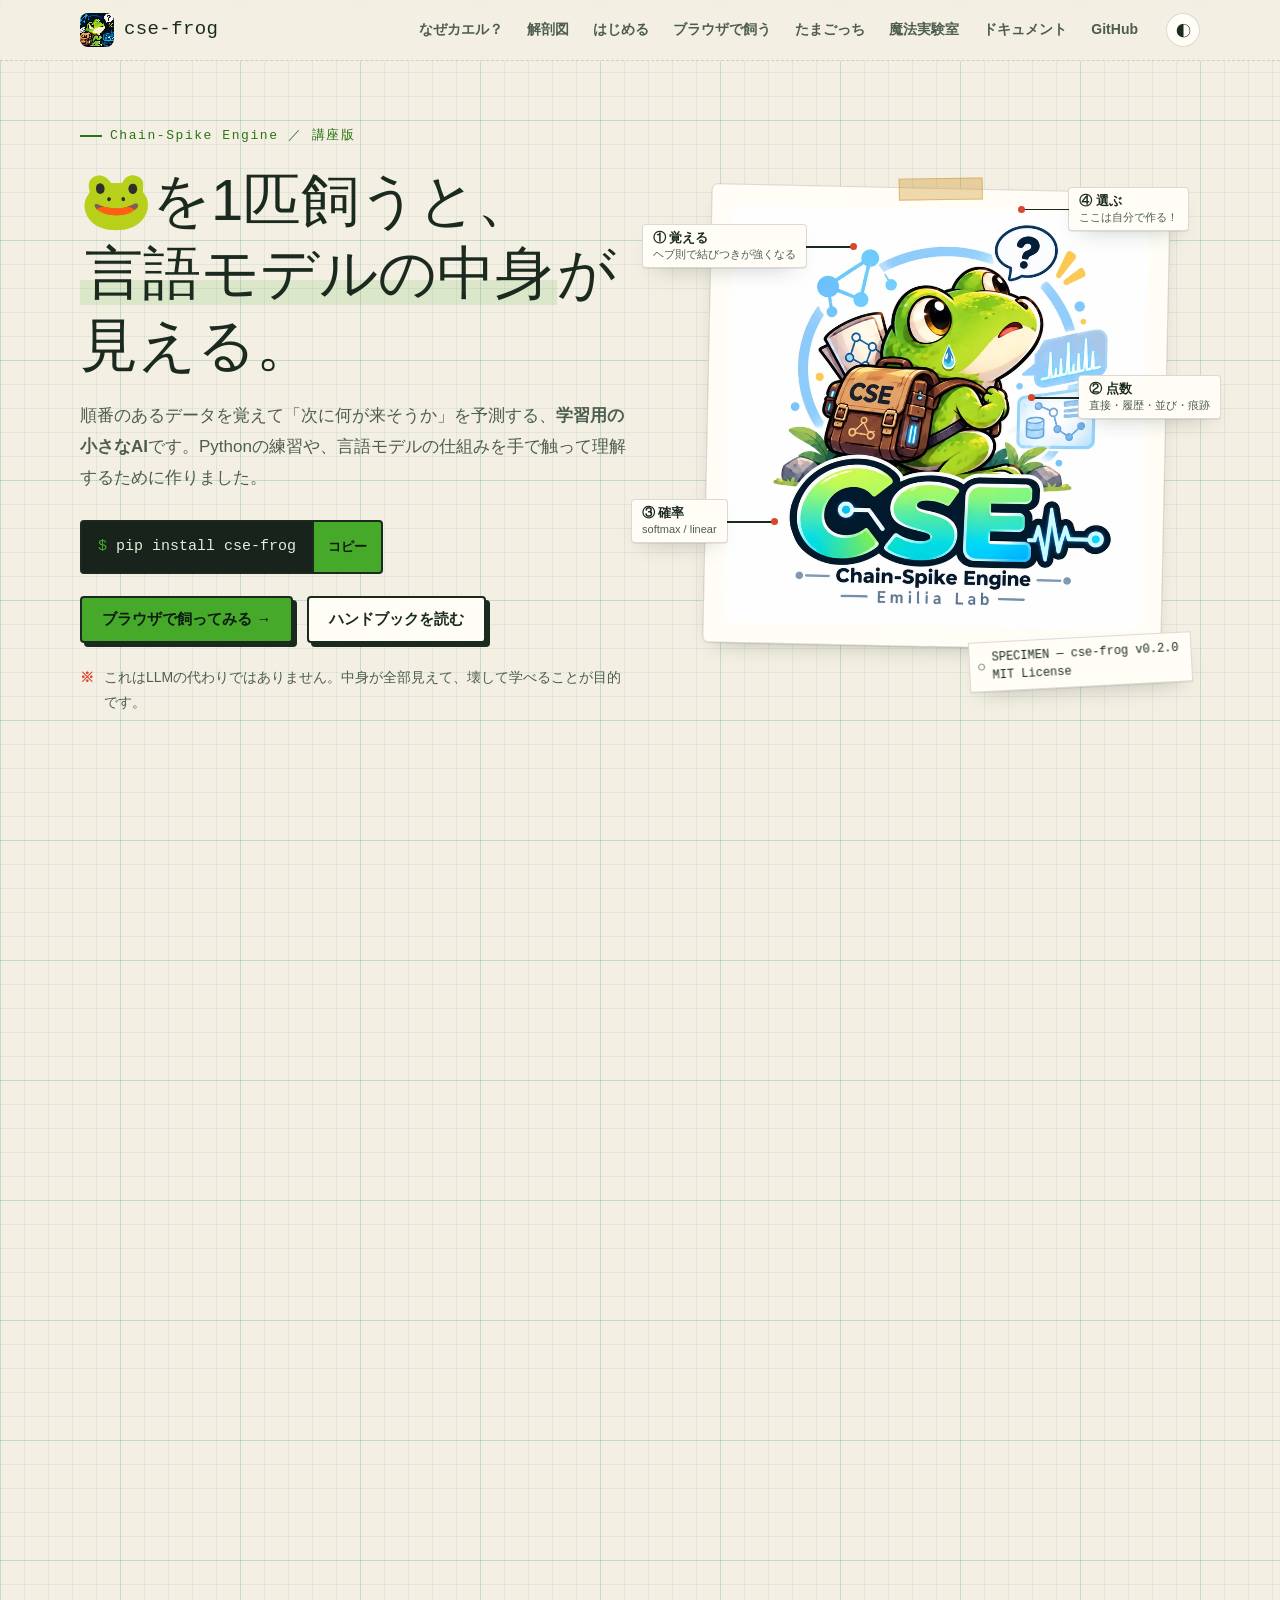
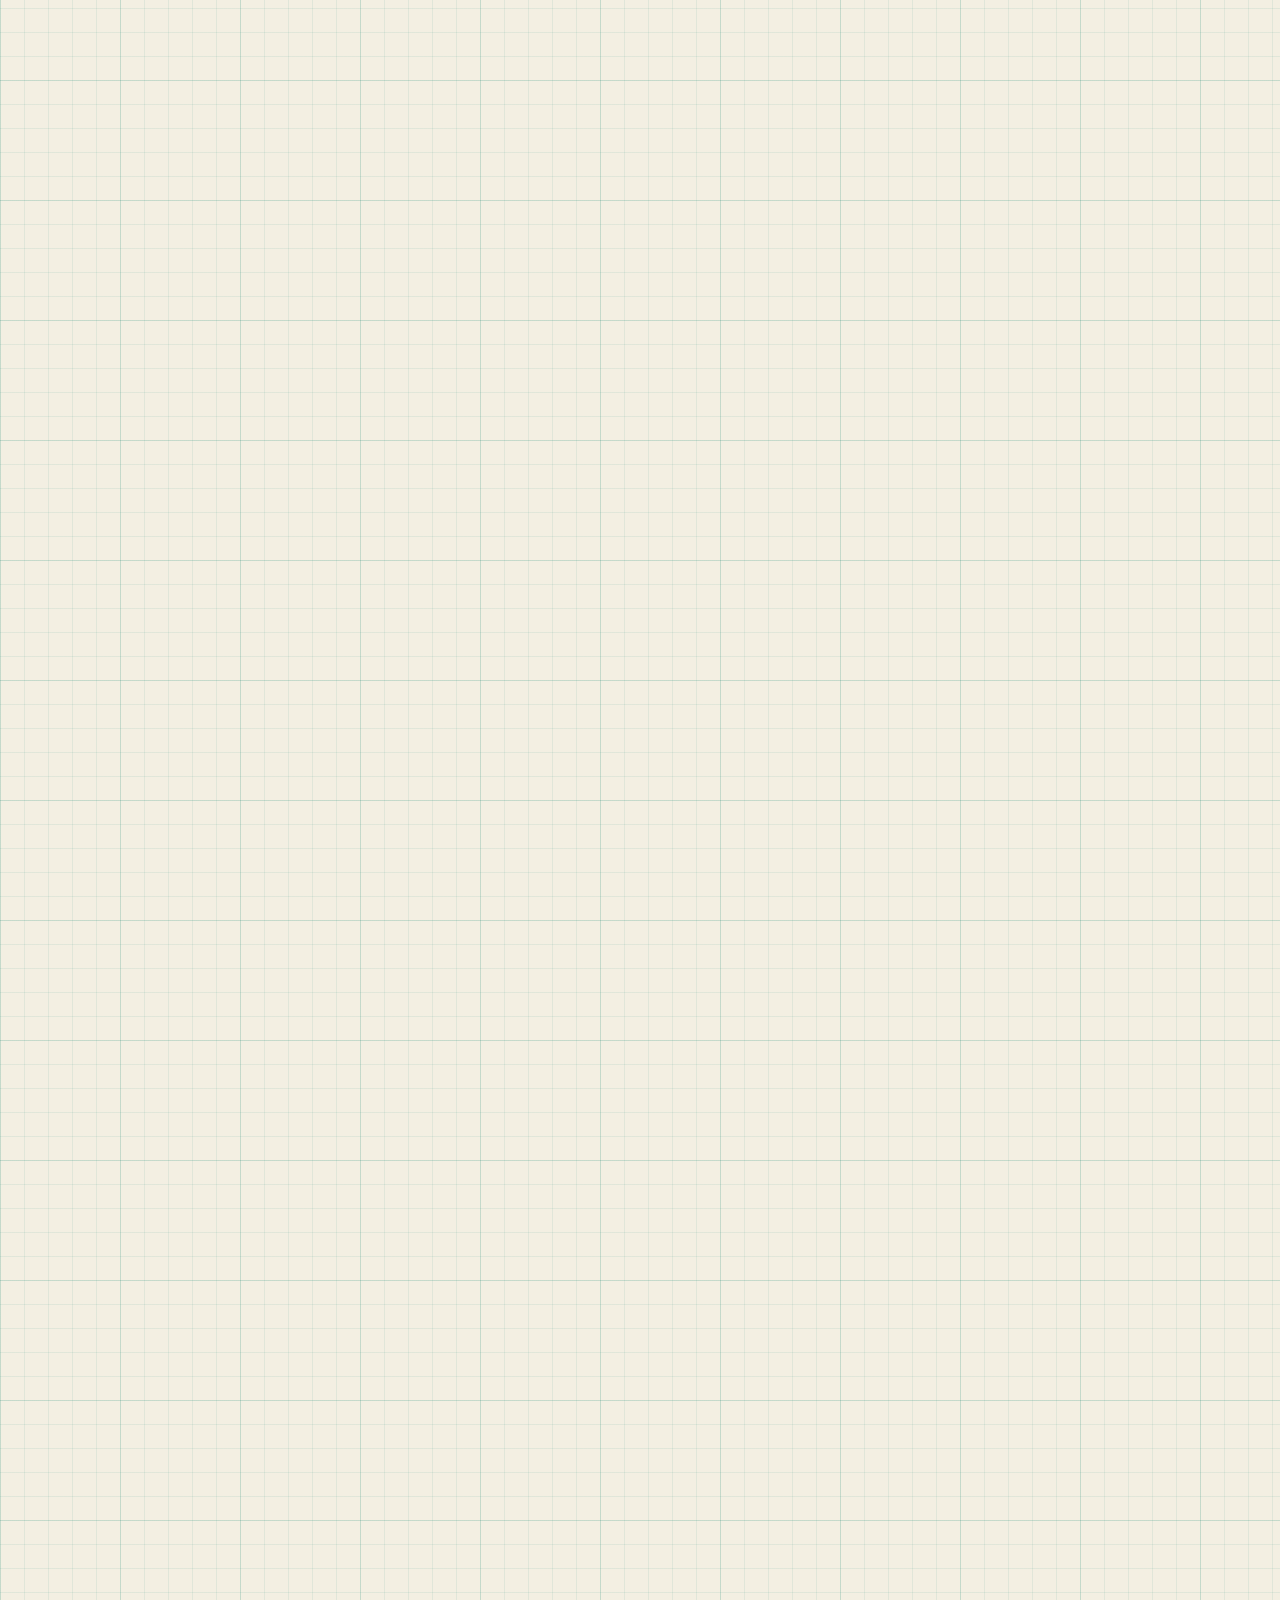
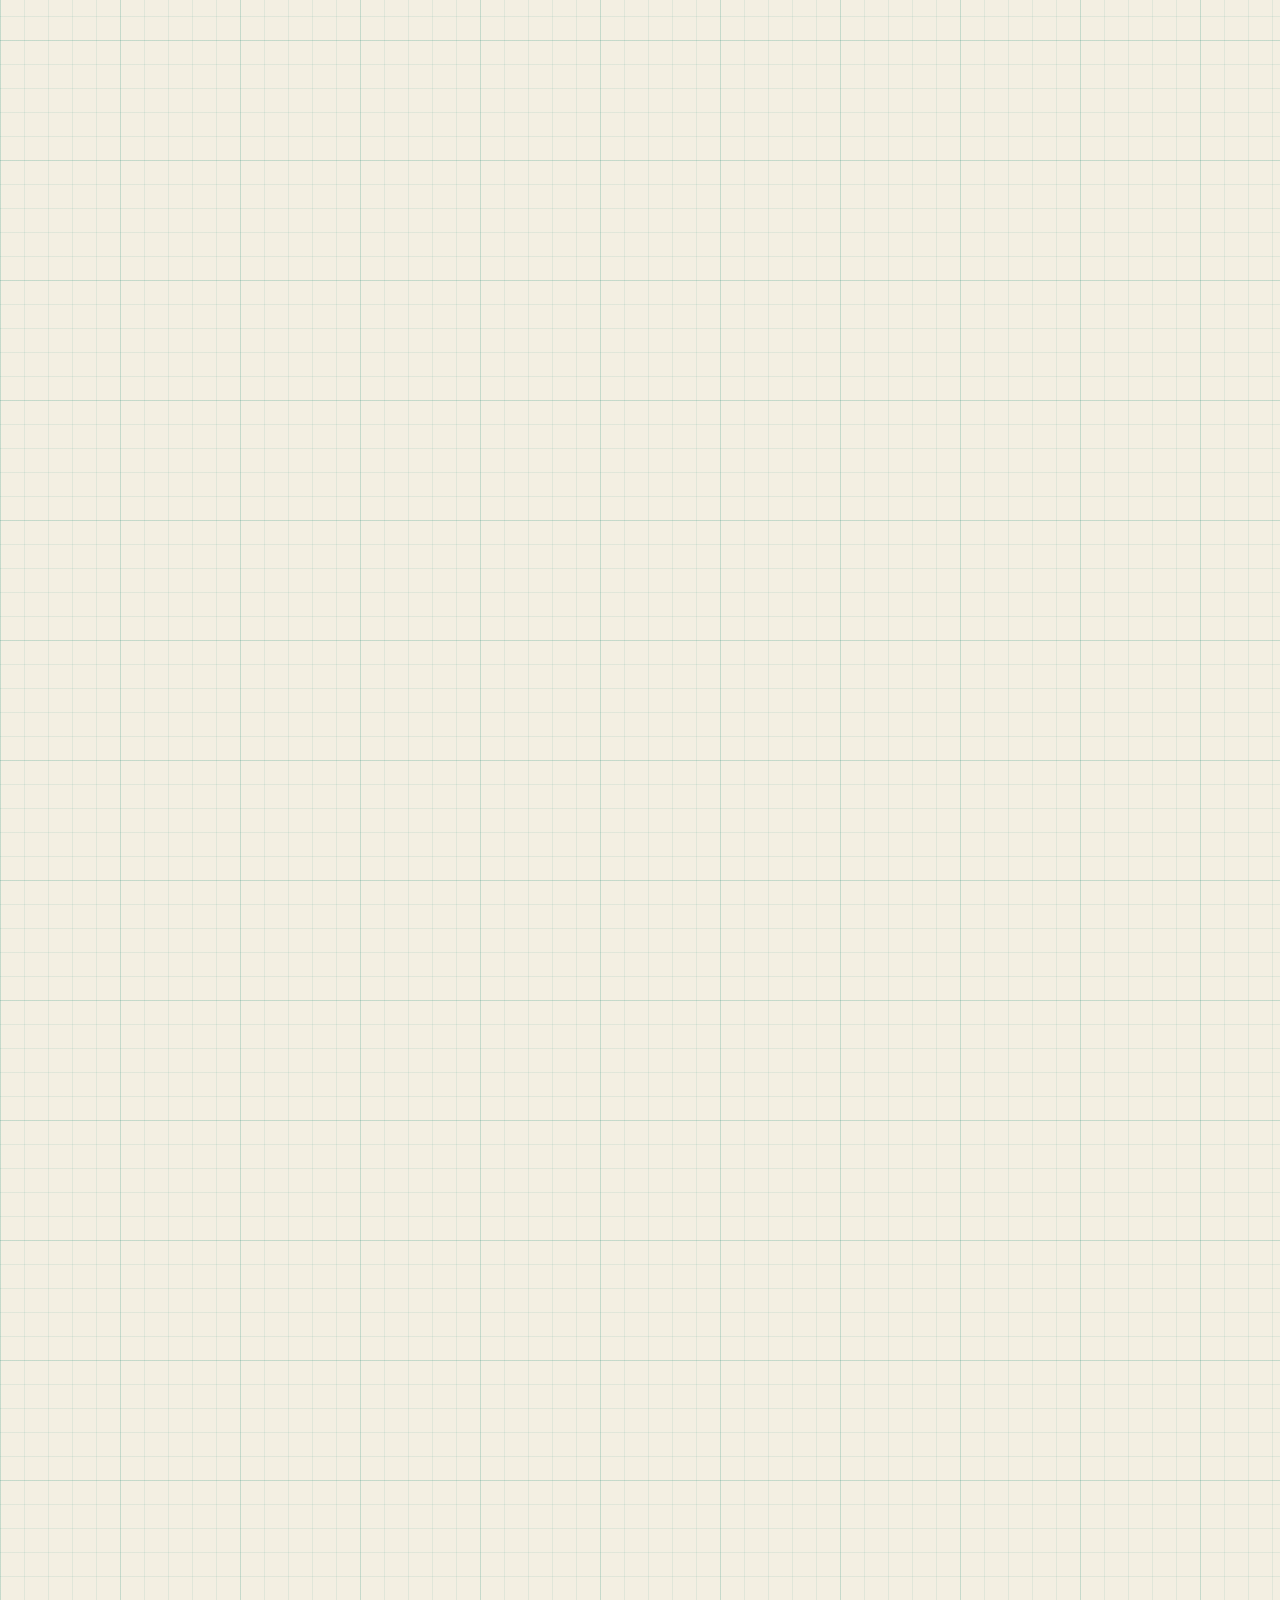
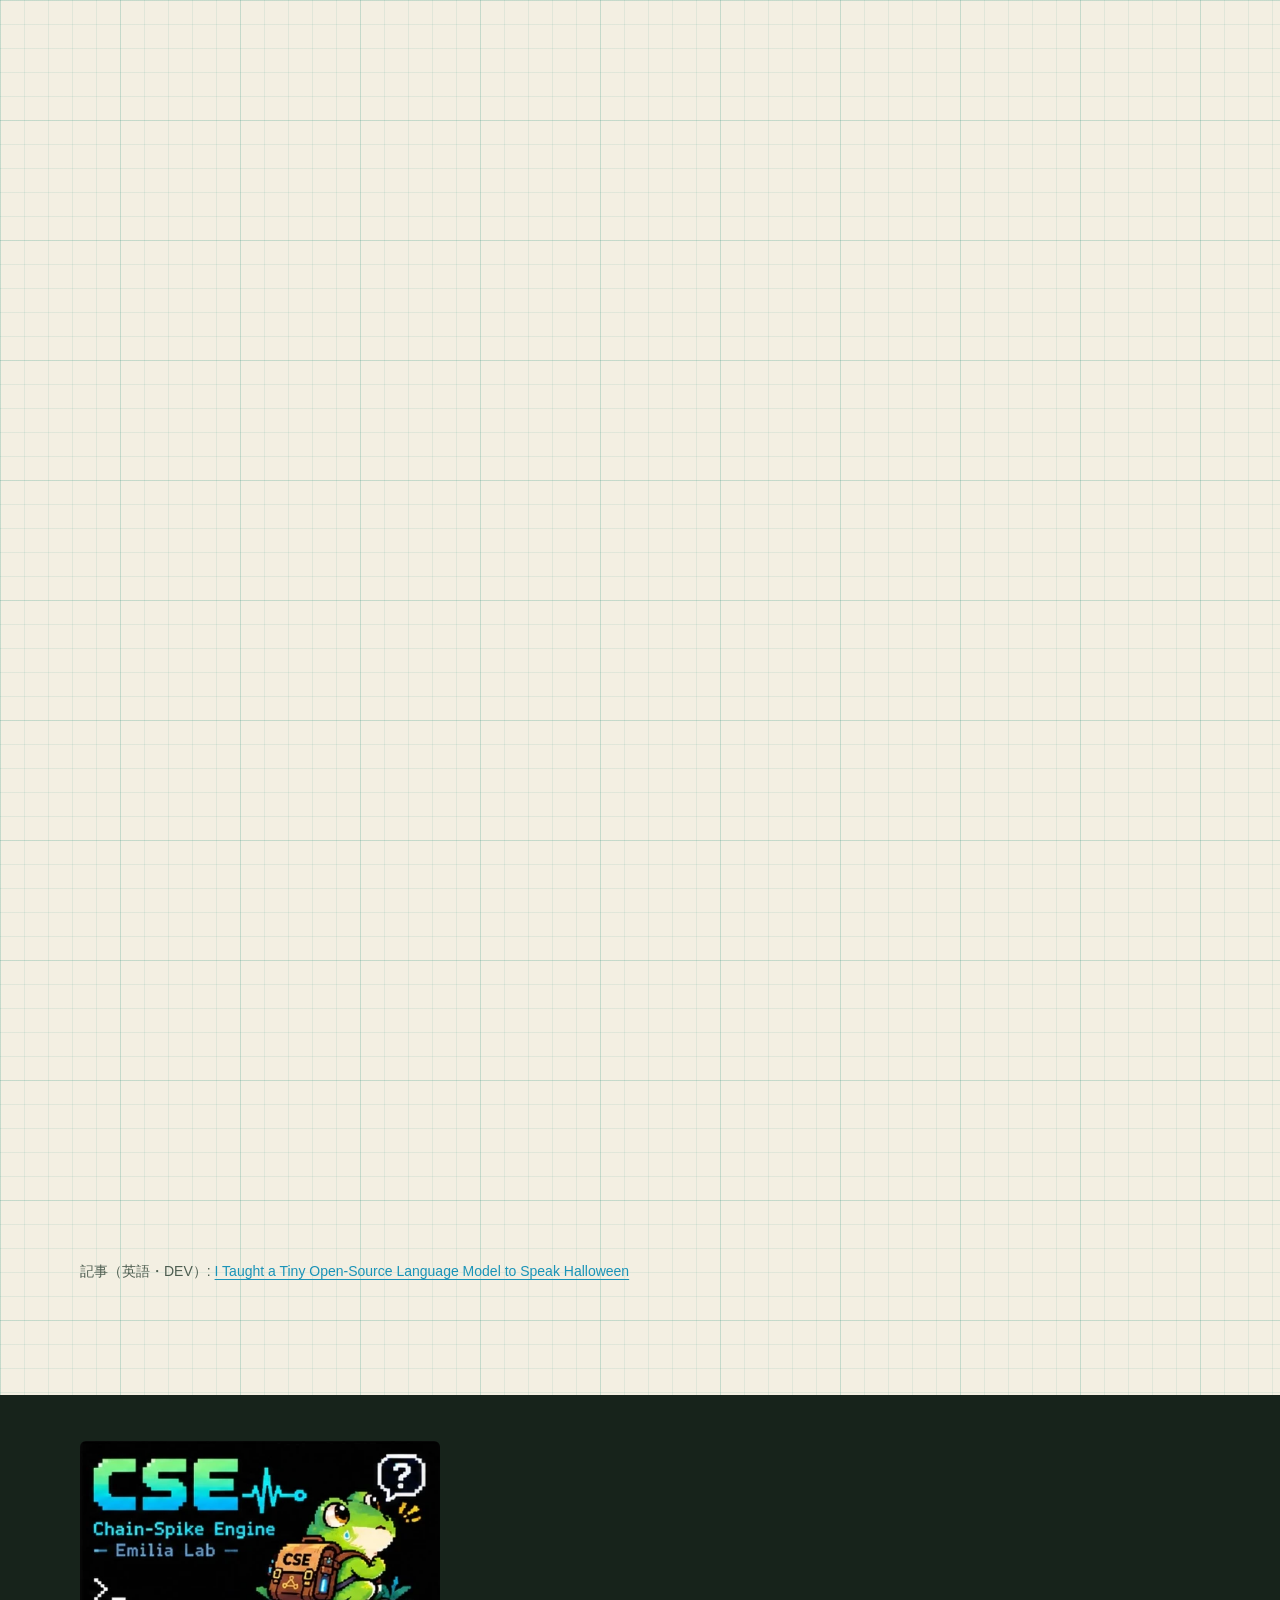
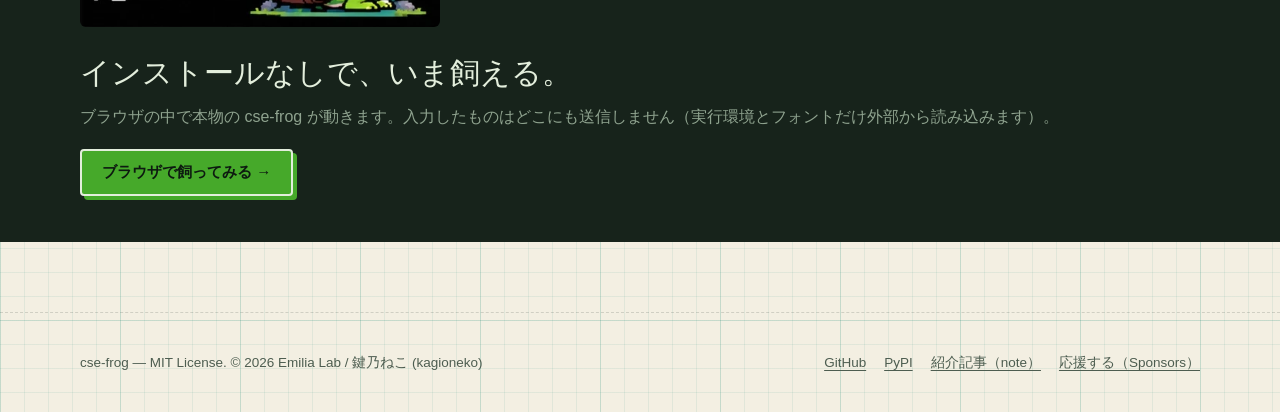
<file: index.html>
<!doctype html>
<html lang="ja" class="no-js">
<head>
<meta charset="utf-8">
<meta name="viewport" content="width=device-width, initial-scale=1">
<title>cse-frog 🐸 — 解剖できる小さな言語モデル</title>
<meta name="description" content="順番のあるデータを覚えて「次に何が来そうか」を予測する、学習用の小さなAI。中身が全部見えて、壊して学べる。pip install cse-frog">
<meta http-equiv="Content-Security-Policy" content="default-src 'self'; script-src 'self'; style-src 'self' https://fonts.googleapis.com; font-src https://fonts.gstatic.com; img-src 'self' data:; connect-src 'self'; base-uri 'none'; form-action 'none'; object-src 'none'">
<meta name="referrer" content="strict-origin-when-cross-origin">
<meta property="og:type" content="website">
<meta property="og:title" content="cse-frog 🐸 — 解剖できる小さな言語モデル">
<meta property="og:description" content="🐸を1匹飼うと、言語モデルの中身が見える。pip install cse-frog">
<meta property="og:image" content="https://kagioneko.github.io/cse-frog/assets/og.png">
<meta property="og:url" content="https://kagioneko.github.io/cse-frog/">
<meta name="twitter:card" content="summary_large_image">
<link rel="icon" href="assets/favicon.png" type="image/png">
<link rel="apple-touch-icon" href="assets/apple-touch-icon.png">
<link rel="preconnect" href="https://fonts.googleapis.com">
<link rel="preconnect" href="https://fonts.gstatic.com" crossorigin>
<link rel="stylesheet" href="https://fonts.googleapis.com/css2?family=Dela+Gothic+One&family=DotGothic16&family=M+PLUS+1+Code:wght@400;700&family=Zen+Kaku+Gothic+New:wght@400;700&display=swap">
<link rel="stylesheet" href="css/site.css">
<script src="js/site.js"></script>
</head>
<body>

<header class="site-head">
  <div class="wrap">
    <a class="brand" href="./"><img src="assets/pixel-icon.png" alt="" width="34" height="34"><b>cse-frog</b></a>
    <button class="nav-toggle" type="button" aria-expanded="false" aria-controls="nav">メニュー</button>
    <nav class="nav" id="nav" aria-label="サイト内">
      <a href="#why">なぜカエル？</a>
      <a href="#anatomy">解剖図</a>
      <a href="#quickstart">はじめる</a>
      <a href="play.html">ブラウザで飼う</a>
      <a href="tamagotchi.html">たまごっち</a>
      <a href="magic.html">魔法実験室</a>
      <a href="docs/handbook.html">ドキュメント</a>
      <a href="https://github.com/kagioneko/cse-frog">GitHub</a>
    </nav>
    <button class="theme-btn" type="button" aria-label="明るさを切り替える" title="明るさを切り替える">◐</button>
  </div>
</header>

<main>

<section class="hero">
  <div class="wrap">
    <div>
      <span class="eyebrow rise">Chain-Spike Engine ／ 講座版</span>
      <h1 class="rise d1"><span class="frog">🐸</span>を1匹飼うと、<br><span class="hl">言語モデルの中身</span>が見える。</h1>
      <p class="lead rise d2">順番のあるデータを覚えて「次に何が来そうか」を予測する、<strong>学習用の小さなAI</strong>です。Pythonの練習や、言語モデルの仕組みを手で触って理解するために作りました。</p>
      <div class="rise d3">
        <div class="install"><code>pip install cse-frog</code><button type="button" data-copy="pip install cse-frog">コピー</button></div>
      </div>
      <div class="hero-actions rise d4">
        <a class="btn primary" href="play.html">ブラウザで飼ってみる →</a>
        <a class="btn" href="docs/handbook.html">ハンドブックを読む</a>
      </div>
      <p class="not-llm rise d4"><b>※</b><span>これはLLMの代わりではありません。中身が全部見えて、壊して学べることが目的です。</span></p>
    </div>

    <div class="specimen">
      <div class="board label-card tape">
        <img class="logo-light" src="assets/logo.webp" alt="CSE のマスコット：リュックを背負ったカエル" width="800" height="800">
        <img class="logo-dark" src="assets/logo-dark.webp" alt="CSE のマスコット：リュックを背負ったカエル" width="467" height="542">
      </div>
      <div class="callout l c1">① 覚える<small>ヘブ則で結びつきが強くなる</small></div>
      <div class="callout r c2">② 点数<small>直接・履歴・並び・痕跡</small></div>
      <div class="callout l c3">③ 確率<small>softmax / linear</small></div>
      <div class="callout r c4">④ 選ぶ<small>ここは自分で作る！</small></div>
      <div class="tag-no">SPECIMEN — cse-frog v0.2.0<br>MIT License</div>
    </div>
  </div>
</section>

<section class="sec" id="why">
  <div class="wrap">
    <div class="sec-head reveal">
      <span class="eyebrow">WHY A FROG</span>
      <h2>解剖用の「LMの素体」</h2>
    </div>
    <div class="why">
      <blockquote class="label-card tape reveal">
        <p>理科の授業でカエルを解剖するのは、カエルが一番強いからではなく、<strong>体のつくりが一通りそろっていて、しかも見やすいから</strong>です。</p>
        <p>cse も同じで、言語モデルの基本の流れ（覚える → 点数 → 確率 → 選ぶ）を一通り持った、<strong>全部開いて見られる小さな体</strong>です。</p>
        <cite>— README より</cite>
      </blockquote>
      <ol class="why-points reveal">
        <li><div><b>体のつくりが一通りそろっている</b><span>覚える・点数をつける・確率にする・選ぶ。大きなLLMと同じ流れを、小さく全部持っています。</span></div></li>
        <li><div><b>全部開いて見られる</b><span>「どこで・なぜその予測をしたか」を、候補ごとの点数の内訳として数字で見られます。</span></div></li>
        <li><div><b>わざと外してある部品がある</b><span>アテンションや勾配降下は持っていません。それは「次に自分で組む部品」です。</span></div></li>
        <li><div><b>何度解剖しても大丈夫</b><span>壊れても <code>Frog()</code> でもう1匹出てきます。</span></div></li>
      </ol>
    </div>
  </div>
</section>

<section class="sec" id="anatomy">
  <div class="wrap">
    <div class="sec-head reveal">
      <span class="eyebrow">ANATOMY CHART</span>
      <h2>解剖図 — LMの臓器と、🐸の臓器</h2>
      <p>右の列の「本物の臓器」が何のためにあるのかを、まん中の小さな体で先に触って理解できます。</p>
    </div>
    <div class="anatomy label-card reveal">
      <div class="anatomy-row head"><div>LMの臓器</div><div>🐸 CSE では</div><div>大きな LLM では</div></div>
      <div class="anatomy-row"><div class="organcell organ"><i>1</i>入力を記号にする</div><div class="frogcol">1文字＝1記号（<code>Frog</code> なら1要素＝1記号）</div><div class="llmcol">トークナイザー</div></div>
      <div class="anatomy-row"><div class="organcell organ"><i>2</i>覚える</div><div class="frogcol">ヘブ則で結びつきが強くなる</div><div class="llmcol">勾配降下で重みを直す</div></div>
      <div class="anatomy-row"><div class="organcell organ"><i>3</i>文脈を持つ</div><div class="frogcol">活性の残り・直前2つの並び</div><div class="llmcol">アテンション</div></div>
      <div class="anatomy-row"><div class="organcell organ"><i>4</i>予測する</div><div class="frogcol">点数 → softmax / linear で確率に</div><div class="llmcol">logits → softmax</div></div>
      <div class="anatomy-row"><div class="organcell organ"><i>5</i>抑える</div><div class="frogcol">不応期</div><div class="llmcol">繰り返しペナルティ</div></div>
      <div class="anatomy-row diy"><div class="organcell organ"><i>6</i>選ぶ</div><div class="frogcol">（自分で作る！ Top-p など）</div><div class="llmcol">サンプラー</div></div>
    </div>
    <p class="anatomy-foot reveal">たとえば 🐸 の文脈は直前2つまでしか見えません。だから大きな LLM は、遠くを見るためにアテンションを持っています。<br><strong>立ち位置：</strong>数え上げ（n-gram）より動く部分が多く（発火・伝播・減衰・不応期）、LLM より中身が見える。</p>
  </div>
</section>

<section class="sec" id="peek">
  <div class="wrap">
    <div class="sec-head reveal">
      <span class="eyebrow">LOOK INSIDE</span>
      <h2>予測の「内訳」が全部見える</h2>
      <p>「どこで・なぜその予測をしたか」を数字で見られます(大きなLLMでは通常、この粒度で直接追うのは難しいところです)。下は「右右下」を5回くり返して覚えさせた 🐸 に、「右右下」の次を聞いた結果です（本物の出力）。</p>
    </div>
    <ol class="pipeline reveal">
      <li><b>覚える</b><span>並びを見せると、続いて出た記号どうしの結びつきが強くなる</span></li>
      <li><b>点数</b><span>直接のつながり＋履歴＋直前2つの並び＋文脈の痕跡</span></li>
      <li><b>確率</b><span>上位の候補の点数を softmax / linear で確率に変える</span></li>
      <li><b>選ぶ</b><span>どう選ぶかは、あなたが作る部品</span></li>
    </ol>
    <div class="peek">
      <div class="explain-card label-card reveal">
        <h3><code>Frog()</code> — 素直な設定</h3>
        <div class="bars">
          <div class="bar-row"><span class="tok">右</span><div class="bar-track"><span class="seg-direct" data-w="59.3"></span><span class="seg-pair" data-w="40"></span></div><span class="prob">0.865</span></div>
          <div class="bar-row"><span class="tok">&lt;END&gt;</span><div class="bar-track"><span class="seg-direct" data-w="14.9"></span><span class="seg-pair" data-w="10"></span></div><span class="prob">0.135</span></div>
        </div>
        <div class="legend"><span><i class="seg-direct"></i>直接</span><span><i class="seg-history"></i>履歴</span><span><i class="seg-pair"></i>並び</span><span><i class="seg-trace"></i>痕跡</span><span>右端の数字＝確率</span></div>
      </div>
      <div class="explain-card label-card reveal">
        <h3><code>Frog(refractory_steps=2)</code> — 不応期あり</h3>
        <div class="bars">
          <div class="bar-row"><span class="tok">&lt;END&gt;</span><div class="bar-track"><span class="seg-direct" data-w="14.9"></span><span class="seg-pair" data-w="10"></span></div><span class="prob">1.000</span></div>
          <div class="bar-row blocked"><span class="tok">右</span><div class="bar-track"><span class="seg-direct" data-w="59.3"></span><span class="seg-pair" data-w="40"></span></div><span class="prob">0.000</span><span class="blocked-note">← 直前に出たので、不応期で消された</span></div>
        </div>
        <div class="legend"><span>点数は高いのに、直前に出た「右」は出せない。だから「ここで終わり」になる。</span></div>
      </div>
    </div>
  </div>
</section>

<section class="sec" id="knobs">
  <div class="wrap">
    <div class="sec-head reveal">
      <span class="eyebrow">KNOBS</span>
      <h2>いじる設定 ↔ LLM で似ているもの</h2>
      <p><code>Frog(設定名=値)</code> で変えて、<code>frog.show(...)</code> で点数と確率の変化を見てみてください。あくまで「似た働き」です。違いも含めて比べるのがおすすめです。</p>
    </div>
    <div class="knobs">
      <div class="knob label-card reveal"><span class="name">temperature</span><span class="llm">temperature（そのまま同じ！）</span><p>下げると自信満々、上げると迷いがち。</p></div>
      <div class="knob label-card reveal"><span class="name">top_k_edges</span><span class="llm">Top-k</span><p>確率にする候補を上位 k 個に絞る。活性を広げるときも、各記号から強い順に k 本のつながりだけを使う。</p></div>
      <div class="knob label-card reveal"><span class="name">refractory_steps</span><span class="llm">繰り返しペナルティ</span><p>同じ記号を続けて出さなくなる。点数を下げるのではなく完全に禁止するので、ペナルティより極端。</p></div>
      <div class="knob label-card reveal"><span class="name">pair_context_capacity / pair_context_boost</span><span class="llm">コンテキストの長さ</span><p>🐸 は直前2つまで。0 にすると「右右 → 下」が覚えられない。</p></div>
      <div class="knob label-card reveal"><span class="name">max_nodes</span><span class="llm">語彙サイズ</span><p>覚えられる記号の数。メモリは max_nodes の2乗で増える。</p></div>
      <div class="knob label-card reveal"><span class="name">history_boost</span><span class="llm">マイナスの presence_penalty / キャッシュ言語モデル</span><p>少し前に出た記号が出やすくなる。研究では、生成を崩す方向に効いていた。</p></div>
    </div>
  </div>
</section>

<section class="sec" id="quickstart">
  <div class="wrap">
    <div class="sec-head reveal">
      <span class="eyebrow">QUICK START</span>
      <h2>5行で1匹</h2>
    </div>
    <div class="qs">
      <div class="reveal">
        <div class="install"><code>pip install cse-frog</code><button type="button" data-copy="pip install cse-frog">コピー</button></div>
        <ul>
          <li>使うときの名前は <code>from cse import Frog</code> です。</li>
          <li><code>learn()</code> には、文字列 <code>"右右下"</code>（1文字＝1記号）、リスト <code>["正常", "温度上昇", "停止"]</code>（1要素＝1記号）、リストのリストを渡せます。</li>
          <li><code>predict()</code> が <code>&lt;END&gt;</code> を返したら「ここで系列が終わりそう」という意味です。</li>
          <li>保存したファイルは JSON と数値の配列だけ。pickle は使わないので、人の 🐸 を読み込んでも安全です。</li>
        </ul>
      </div>
      <pre class="code reveal"><code><span class="k">from</span> cse <span class="k">import</span> Frog
frog = Frog()                                <span class="c"># 🐸 を1匹つくる</span>
frog.learn([[<span class="s">"右"</span>, <span class="s">"右"</span>, <span class="s">"下"</span>]] * 10)         <span class="c"># 行動の系列を覚えさせる</span>
print(frog.predict([<span class="s">"右"</span>, <span class="s">"右"</span>]))             <span class="c"># -&gt; 下</span>
print(frog.top([<span class="s">"右"</span>], k=2))                 <span class="c"># 確率の高い順に2つ</span>

frog.show([<span class="s">"右"</span>, <span class="s">"右"</span>, <span class="s">"下"</span>])                <span class="c"># 点数の内訳を表で見る</span>
frog.save(<span class="s">"my_frog.cse"</span>)                      <span class="c"># 覚えたことを保存</span></code></pre>
    </div>
  </div>
</section>

<section class="sec" id="limits">
  <div class="wrap">
    <div class="sec-head reveal">
      <span class="eyebrow">HONEST LIMITS</span>
      <h2>正直な限界</h2>
      <p>予測の精度では数え上げに負けることもあります。それも含めて全部見せるのが、この 🐸 の役目です。</p>
    </div>
    <div class="limits label-card reveal">
      <span class="stamp">正直</span>
      <ol>
        <li><strong>局所的な予測器です。</strong>既定の設定では、基本的に「今の記号」と「直前2つの並び」から次を予測します。n-gram（数え上げ）に近い性質です。</li>
        <li>研究（Chain-Spike Engine の検証）では、古典的な評価軸（精度・メモリ・速度・較正など）で、n-gram などの既存手法に対する<strong>比較優位は見つかりませんでした</strong>。遠くの文脈を使う問題（検索など）は苦手です。</li>
        <li>エンジンは本来<strong>文字単位</strong>です。<code>Frog</code> は単語などの記号を内部で1文字に置き換えて、この制約を吸収しています。</li>
        <li>既定の設定は、素直に予測するための設定です。<code>Frog(refractory_steps=2)</code> のように変えると、元の仕組み（不応期）の挙動を観察できます。</li>
      </ol>
    </div>
  </div>
</section>

<section class="sec" id="notebooks">
  <div class="wrap">
    <div class="sec-head reveal">
      <span class="eyebrow">NOTEBOOKS</span>
      <h2>ノートブックで遊ぶ</h2>
      <p>Google Colab でそのまま開けます。</p>
    </div>
    <div class="notebooks">
      <a class="nb label-card reveal" href="https://colab.research.google.com/github/kagioneko/cse-frog/blob/main/notebooks/00_hello_frog.ipynb"><span class="num">00</span><b>hello_frog</b><span>🐸を作る・覚えさせる・中を見る・保存する</span><em>Colab で開く →</em></a>
      <a class="nb label-card reveal" href="https://colab.research.google.com/github/kagioneko/cse-frog/blob/main/notebooks/01_prediction_knobs.ipynb"><span class="num">01</span><b>prediction_knobs</b><span>temperature / probability_mode / top_k_edges</span><em>Colab で開く →</em></a>
      <a class="nb label-card reveal" href="https://colab.research.google.com/github/kagioneko/cse-frog/blob/main/notebooks/02_context_and_inhibition.ipynb"><span class="num">02</span><b>context_and_inhibition</b><span>並びの記憶 / 不応期 / history_boost</span><em>Colab で開く →</em></a>
      <a class="nb label-card reveal" href="https://colab.research.google.com/github/kagioneko/cse-frog/blob/main/notebooks/03_memory_and_forgetting.ipynb"><span class="num">03</span><b>memory_and_forgetting</b><span>忘却の2つの罠 / 並びの記憶は忘れない / 遠くを学ぶ</span><em>Colab で開く →</em></a>
      <a class="nb label-card reveal" href="https://colab.research.google.com/github/kagioneko/cse-frog/blob/main/notebooks/04_break_your_frog.ipynb"><span class="num">04</span><b>break_your_frog</b><span>壊し放題実験場・「何も変わらない」の診断器・自作top-p</span><em>Colab で開く →</em></a>
    </div>
  </div>
</section>

<section class="sec" id="made-with">
  <div class="wrap">
    <div class="sec-head reveal">
      <span class="eyebrow">MADE WITH CSE-FROG</span>
      <h2>作例 — ハロウィンを覚えた 🐸</h2>
      <p>cse-frog に60行のハロウィンの言葉を覚えさせて、ターミナルに住まわせました（Hacktoberfest 2026 の応募作）。</p>
    </div>
    <a class="made-with label-card reveal" href="https://github.com/kagioneko/the-haunted-frog">
      <img src="assets/haunted-frog.gif" alt="ターミナルで 🐸 が話す様子。seed 1003 からの実際の出力（THE GHOST IS LAUGHING、THE NIGHT IS HUNGRY など）" width="889" height="680" loading="lazy">
      <div>
        <b>The Haunted Frog</b>
        <span>🐸 の行は全部、加工していない本物の出力です。横に出る seed を指定すると、同じ行をそのまま再現できます。</span>
        <span>学習回数を増やすと、出力が「THE GHOST」「THE MACHINE」に偏りました。文字単位の 🐸 は「IN IN ING」をくり返し、ハロウィンの単語はほとんど作れませんでした。こうした失敗も、実験の結果として記録しています。</span>
        <em>GitHub で見る →</em>
      </div>
    </a>
    <p class="made-with-more">記事（英語・DEV）: <a href="https://dev.to/sakiha6720/i-taught-a-tiny-open-source-language-model-to-speak-halloween-meet-the-haunted-frog-1phf">I Taught a Tiny Open-Source Language Model to Speak Halloween</a></p>
  </div>
</section>

<section class="cta-band">
  <div class="wrap">
    <img src="assets/pixel-banner.webp" alt="ドット絵の CSE カエル" width="467" height="242">
    <div>
      <h2>インストールなしで、いま飼える。</h2>
      <p>ブラウザの中で本物の cse-frog が動きます。入力したものはどこにも送信しません（実行環境とフォントだけ外部から読み込みます）。</p>
      <a class="btn primary" href="play.html">ブラウザで飼ってみる →</a>
    </div>
  </div>
</section>

</main>

<footer class="site-foot">
  <div class="wrap">
    <div>cse-frog — MIT License. © 2026 Emilia Lab / 鍵乃ねこ (kagioneko)</div>
    <nav aria-label="外部リンク">
      <a href="https://github.com/kagioneko/cse-frog">GitHub</a>
      <a href="https://pypi.org/project/cse-frog/">PyPI</a>
      <a href="https://note.com/emilia_lab/n/ne9082f0193a7">紹介記事（note）</a>
      <a href="https://github.com/sponsors/kagioneko">応援する（Sponsors）</a>
    </nav>
  </div>
</footer>

</body>
</html>
</file>
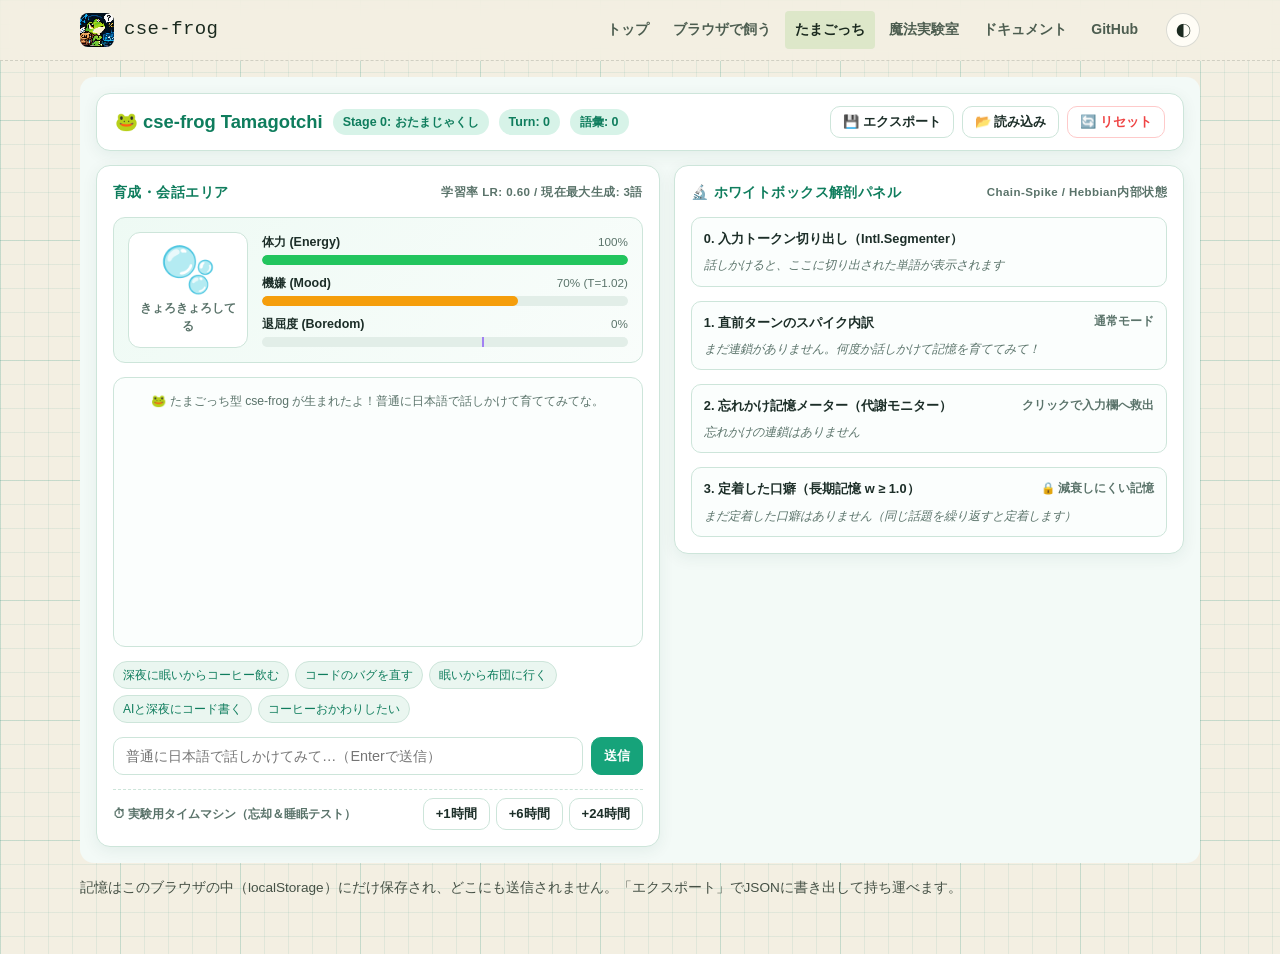
<file: tamagotchi.html>
<!doctype html>
<html lang="ja" class="no-js">
<head>
<meta charset="utf-8">
<meta name="viewport" content="width=device-width, initial-scale=1">
<title>🐸たまごっち — cse-frog</title>
<meta name="description" content="話しかけて育てる、中身がぜんぶ見えるカエル。連想の重み・忘却・退屈ブーストを解剖パネルで観察できます。ブラウザの中だけで動き、記憶はこの端末にだけ保存されます。">
<meta http-equiv="Content-Security-Policy" content="default-src 'self'; script-src 'self'; style-src 'self' https://fonts.googleapis.com; font-src https://fonts.gstatic.com; img-src 'self' data:; connect-src 'self'; worker-src 'self'; base-uri 'none'; form-action 'none'; object-src 'none'">
<meta name="referrer" content="strict-origin-when-cross-origin">
<meta property="og:type" content="website">
<meta property="og:title" content="🐸たまごっち — cse-frog">
<meta property="og:description" content="育てた口癖も、忘れかけの記憶も、ぜんぶ見える。">
<meta property="og:image" content="https://kagioneko.github.io/cse-frog/assets/og.png">
<meta name="twitter:card" content="summary_large_image">
<link rel="icon" href="assets/favicon.png" type="image/png">
<link rel="apple-touch-icon" href="assets/apple-touch-icon.png">
<link rel="preconnect" href="https://fonts.googleapis.com">
<link rel="preconnect" href="https://fonts.gstatic.com" crossorigin>
<link rel="stylesheet" href="https://fonts.googleapis.com/css2?family=Dela+Gothic+One&family=DotGothic16&family=M+PLUS+1+Code:wght@400;700&family=Zen+Kaku+Gothic+New:wght@400;700&display=swap">
<link rel="stylesheet" href="css/site.css">
<link rel="stylesheet" href="css/tamagotchi.css">
<script src="js/site.js"></script>
<script src="js/tamagotchi.js" defer></script>
</head>
<body>

<header class="site-head">
  <div class="wrap">
    <a class="brand" href="./"><img src="assets/pixel-icon.png" alt="" width="34" height="34"><b>cse-frog</b></a>
    <button class="nav-toggle" type="button" aria-expanded="false" aria-controls="nav">メニュー</button>
    <nav class="nav" id="nav" aria-label="サイト内">
      <a href="./">トップ</a>
      <a href="play.html">ブラウザで飼う</a>
      <a href="tamagotchi.html" aria-current="page">たまごっち</a>
      <a href="magic.html">魔法実験室</a>
      <a href="docs/handbook.html">ドキュメント</a>
      <a href="https://github.com/kagioneko/cse-frog" target="_blank" rel="noopener">GitHub</a>
    </nav>
    <button class="theme-btn" type="button" aria-label="明るさを切り替える" title="明るさを切り替える">◐</button>
  </div>
</header>

<main class="wrap tama-page">
<div class="tama">
<div class="app">
  <header>
    <div class="brand">
      <h1>🐸 cse-frog Tamagotchi</h1>
      <span class="badge" id="stageBadge">Stage 0: おたまじゃくし</span>
      <span class="badge" id="turnBadge">Turn: 0</span>
      <span class="badge" id="vocabBadge">語彙: 0</span>
    </div>
    <div class="header-actions">
      <button id="exportBtn" title="育てた記憶をJSONで保存">💾 エクスポート</button>
      <button id="importBtn" title="JSONから記憶を復元">📂 読み込み</button>
      <input type="file" id="importFile" accept=".json">
      <button id="resetBtn" class="danger">🔄 リセット</button>
    </div>
  </header>

  <div class="grid">
    <!-- Left Pane:育成・会話エリア -->
    <section class="panel">
      <div class="panel-title">
        <span>育成・会話エリア</span>
        <span class="wb-note" id="lrInfo">学習率 LR: 0.60 / 最大生成: 2語</span>
      </div>

      <div class="frog-card" id="frogCard">
        <div class="frog-avatar-box">
          <div class="frog-emoji" id="frogEmoji">🫧</div>
          <div class="frog-status-text" id="frogMoodText">きょろきょろしてる</div>
        </div>
        <div class="vitals-list">
          <div class="vital-row">
            <div class="vital-head">
              <span>体力 (Energy)</span>
              <span class="vital-sub" id="energyVal">100%</span>
            </div>
            <div class="bar-track">
              <div class="bar-fill" id="energyBar"></div>
            </div>
          </div>
          <div class="vital-row">
            <div class="vital-head">
              <span>機嫌 (Mood)</span>
              <span class="vital-sub" id="moodVal">70% (T=1.02)</span>
            </div>
            <div class="bar-track">
              <div class="bar-fill" id="moodBar"></div>
            </div>
          </div>
          <div class="vital-row">
            <div class="vital-head">
              <span>退屈度 (Boredom)</span>
              <span class="vital-sub" id="boredomVal">0%</span>
            </div>
            <div class="bar-track">
              <div class="bar-threshold" title="60%以上でボケ発動ゾーン"></div>
              <div class="bar-fill" id="boredomBar"></div>
            </div>
          </div>
        </div>
      </div>

      <div class="chat-log" id="chatLog"></div>

      <div class="chips" id="sampleChips">
        <span class="chip">深夜に眠いからコーヒー飲む</span>
        <span class="chip">コードのバグを直す</span>
        <span class="chip">眠いから布団に行く</span>
        <span class="chip">AIと深夜にコード書く</span>
        <span class="chip">コーヒーおかわりしたい</span>
      </div>

      <div class="input-row">
        <input type="text" id="userInput" maxlength="2000" placeholder="普通に日本語で話しかけてみて…（Enterで送信）">
        <button class="primary" id="sendBtn">送信</button>
      </div>

      <div class="timemachine">
        <span class="tm-label">⏱ 実験用タイムマシン（忘却＆睡眠テスト）</span>
        <div class="tm-btns">
          <button data-hours="1">+1時間</button>
          <button data-hours="6">+6時間</button>
          <button data-hours="24">+24時間</button>
        </div>
      </div>
    </section>

    <!-- Right Pane: ホワイトボックス解剖パネル -->
    <section class="panel">
      <div class="panel-title">
        <span>🔬 ホワイトボックス解剖パネル</span>
        <span class="wb-note">Chain-Spike / Hebbian内部状態</span>
      </div>

      <div class="wb-section">
        <div class="wb-head">
          <span>0. 入力トークン切り出し（Intl.Segmenter）</span>
        </div>
        <div class="token-list" id="tokenPreview">
          <span class="empty-state">話しかけると、ここに切り出された単語が表示されます</span>
        </div>
      </div>

      <div class="wb-section">
        <div class="wb-head">
          <span>1. 直前ターンのスパイク内訳</span>
          <span class="wb-note" id="boostNote">通常モード</span>
        </div>
        <div id="spikeContainer">
          <span class="empty-state">まだ連鎖がありません。何度か話しかけて記憶を育ててみて！</span>
        </div>
      </div>

      <div class="wb-section">
        <div class="wb-head">
          <span>2. 忘れかけ記憶メーター（代謝モニター）</span>
          <span class="wb-note">クリックで入力欄へ救出</span>
        </div>
        <div class="memory-list" id="fadingList">
          <span class="empty-state">忘れかけの連鎖はありません</span>
        </div>
      </div>

      <div class="wb-section">
        <div class="wb-head">
          <span>3. 定着した口癖（長期記憶 w ≥ 1.0）</span>
          <span class="wb-note">🔒 減衰しにくい記憶</span>
        </div>
        <div class="memory-list" id="strongList">
          <span class="empty-state">まだ定着した口癖はありません</span>
        </div>
      </div>
    </section>
  </div>
</div>
</div>
<p class="tama-note">記憶はこのブラウザの中（localStorage）にだけ保存され、どこにも送信されません。「エクスポート」でJSONに書き出して持ち運べます。</p>
</main>

</body>
</html>
</file>
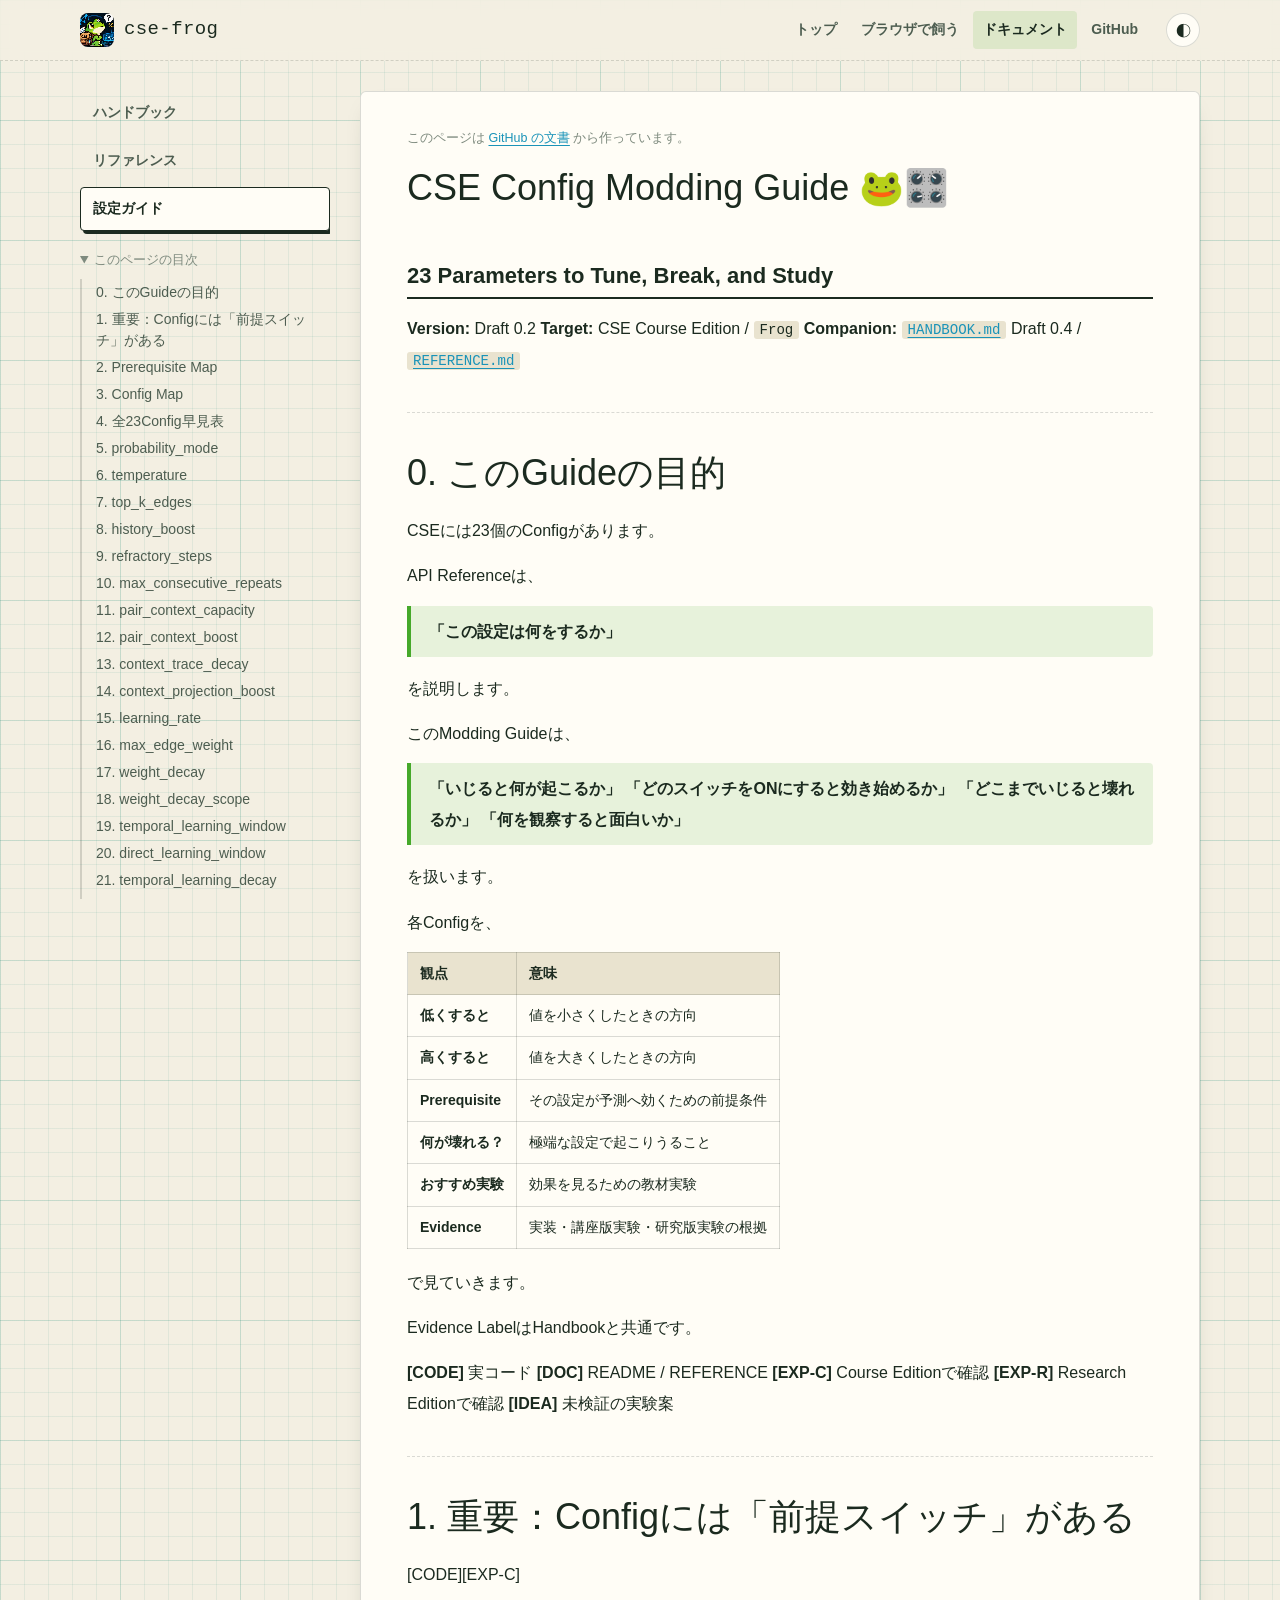
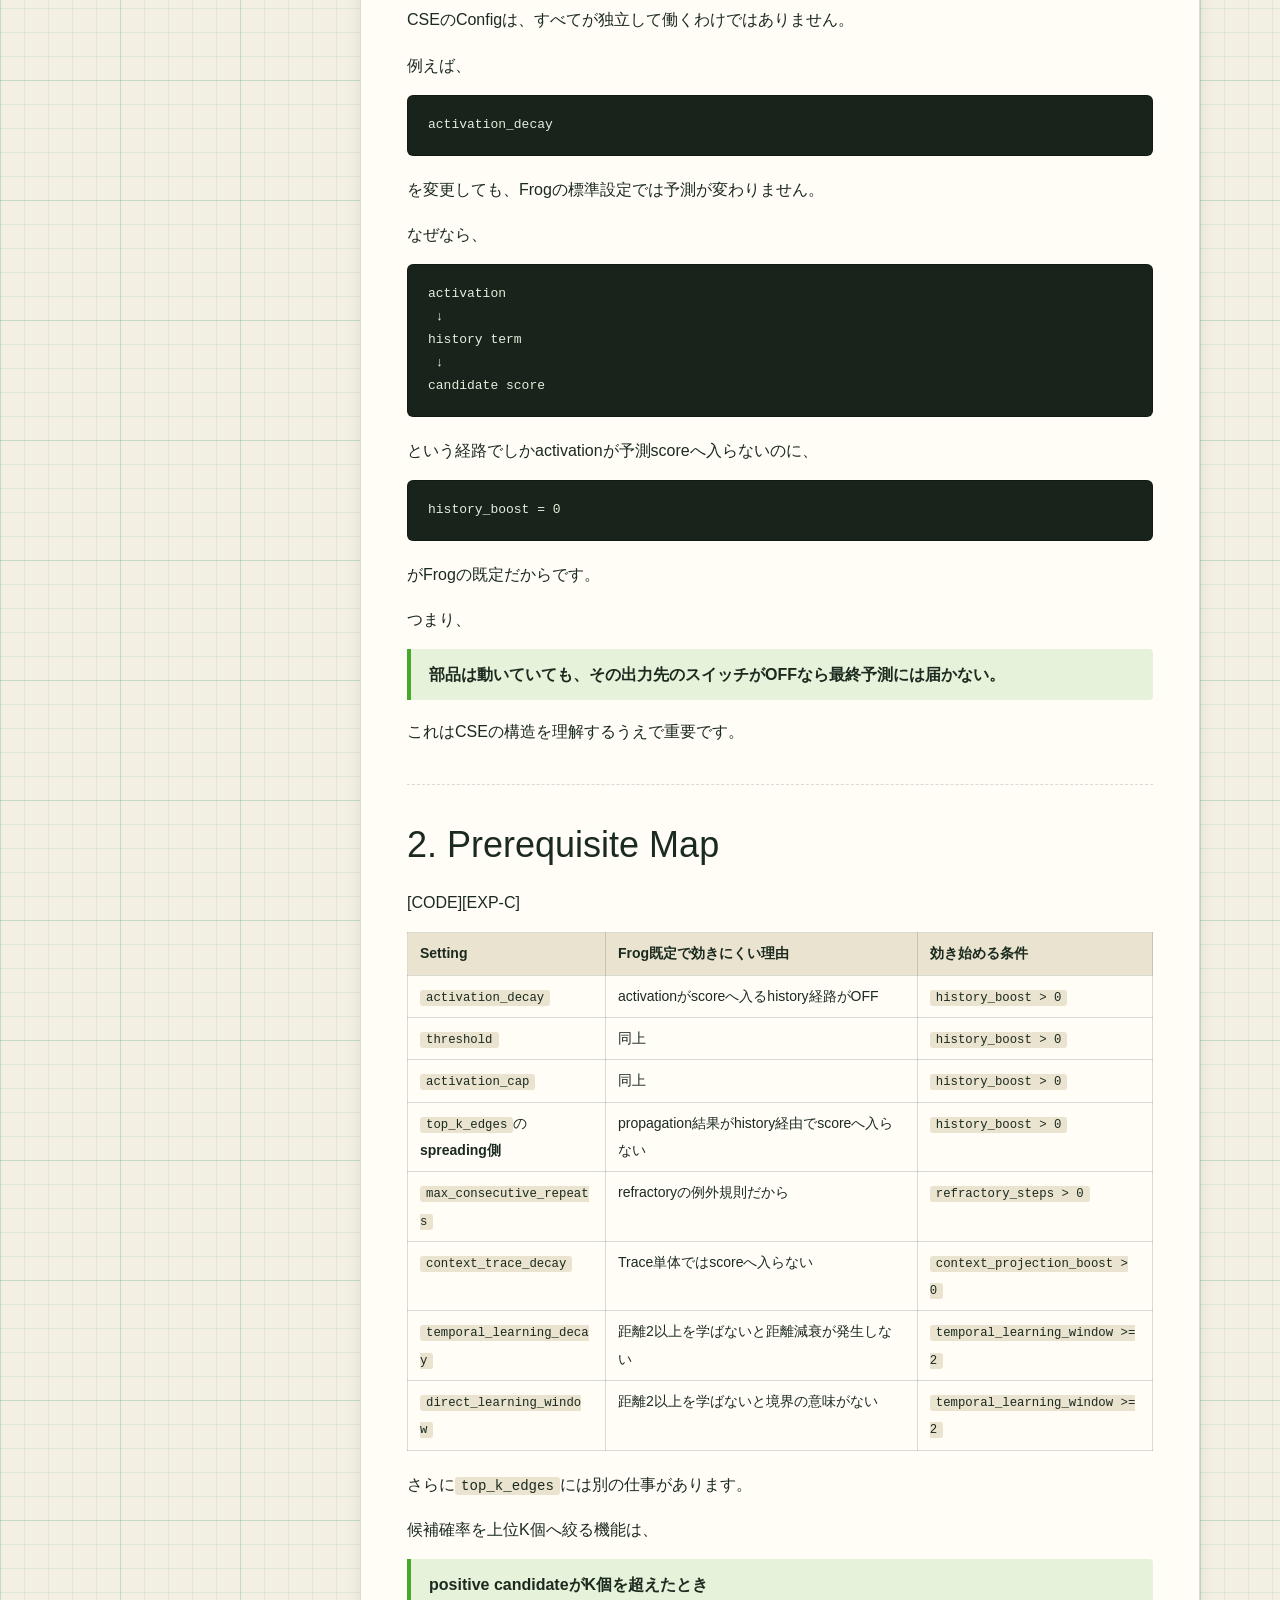
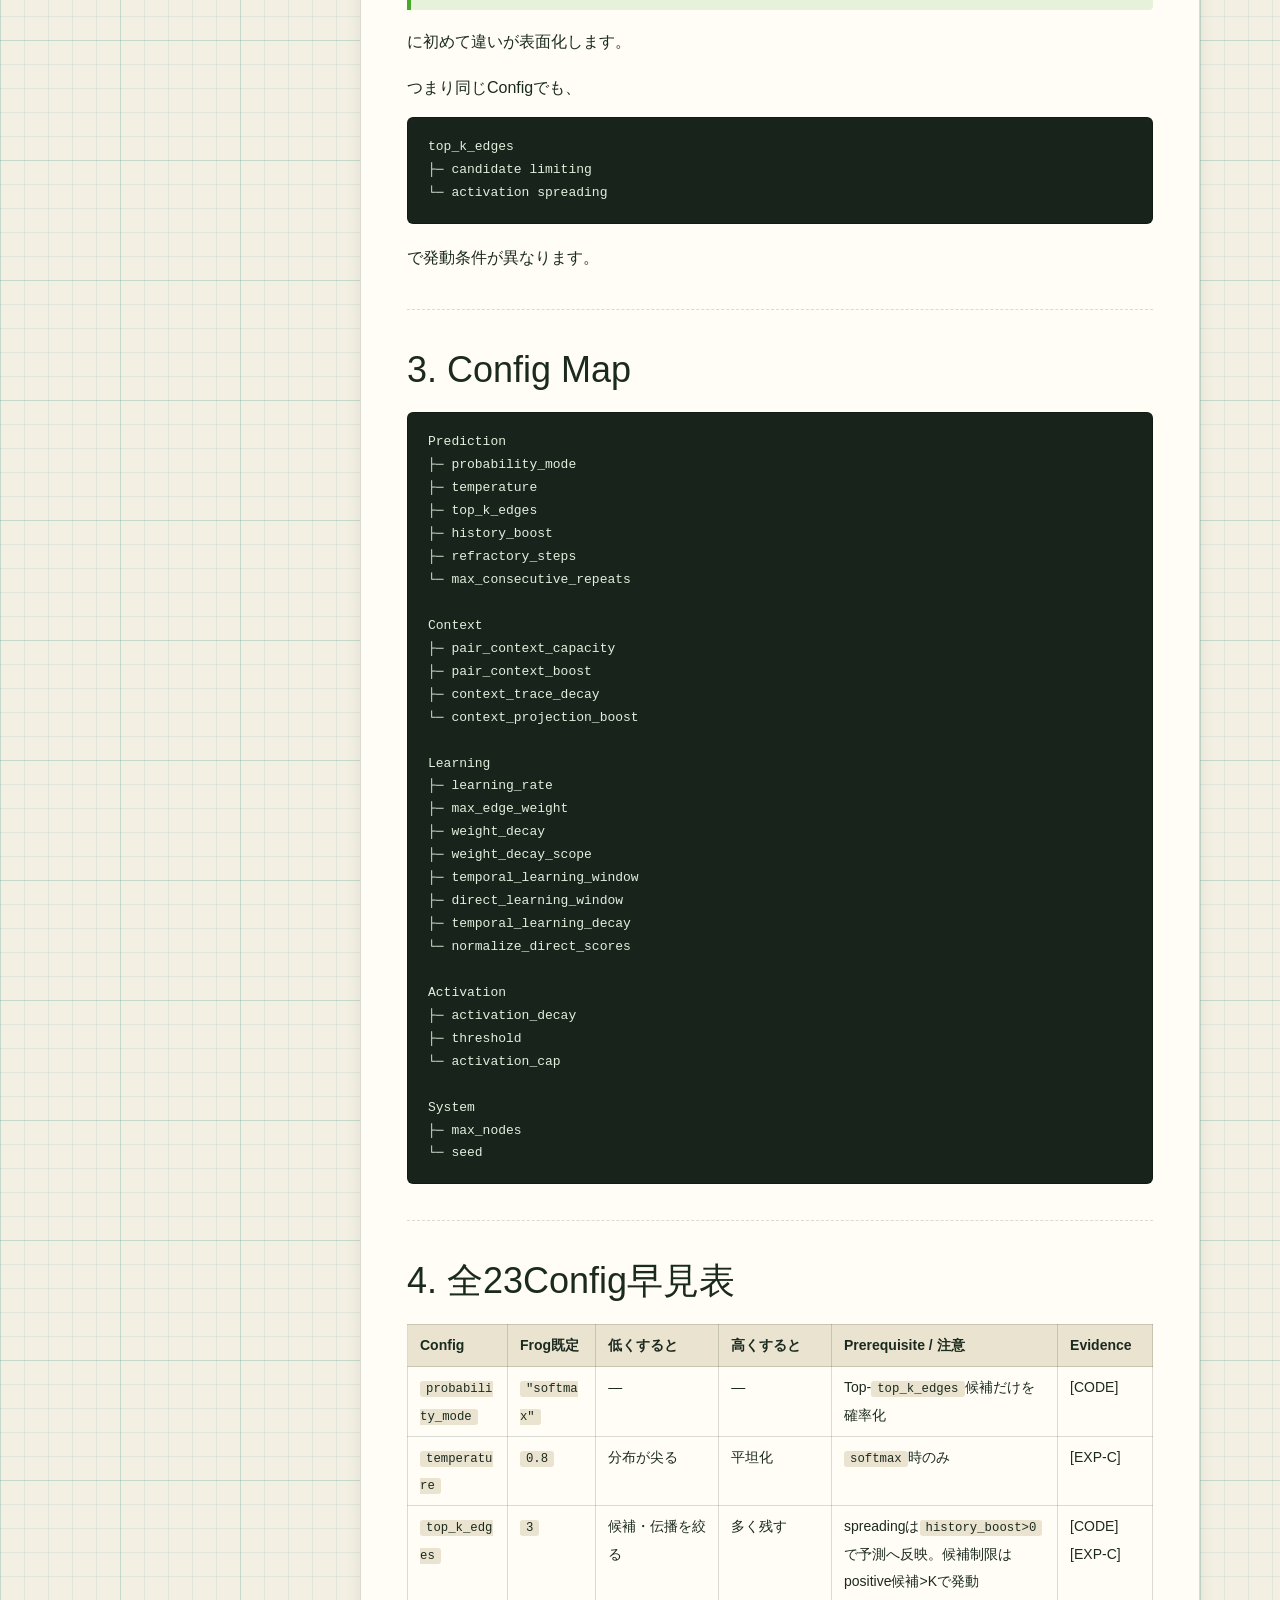
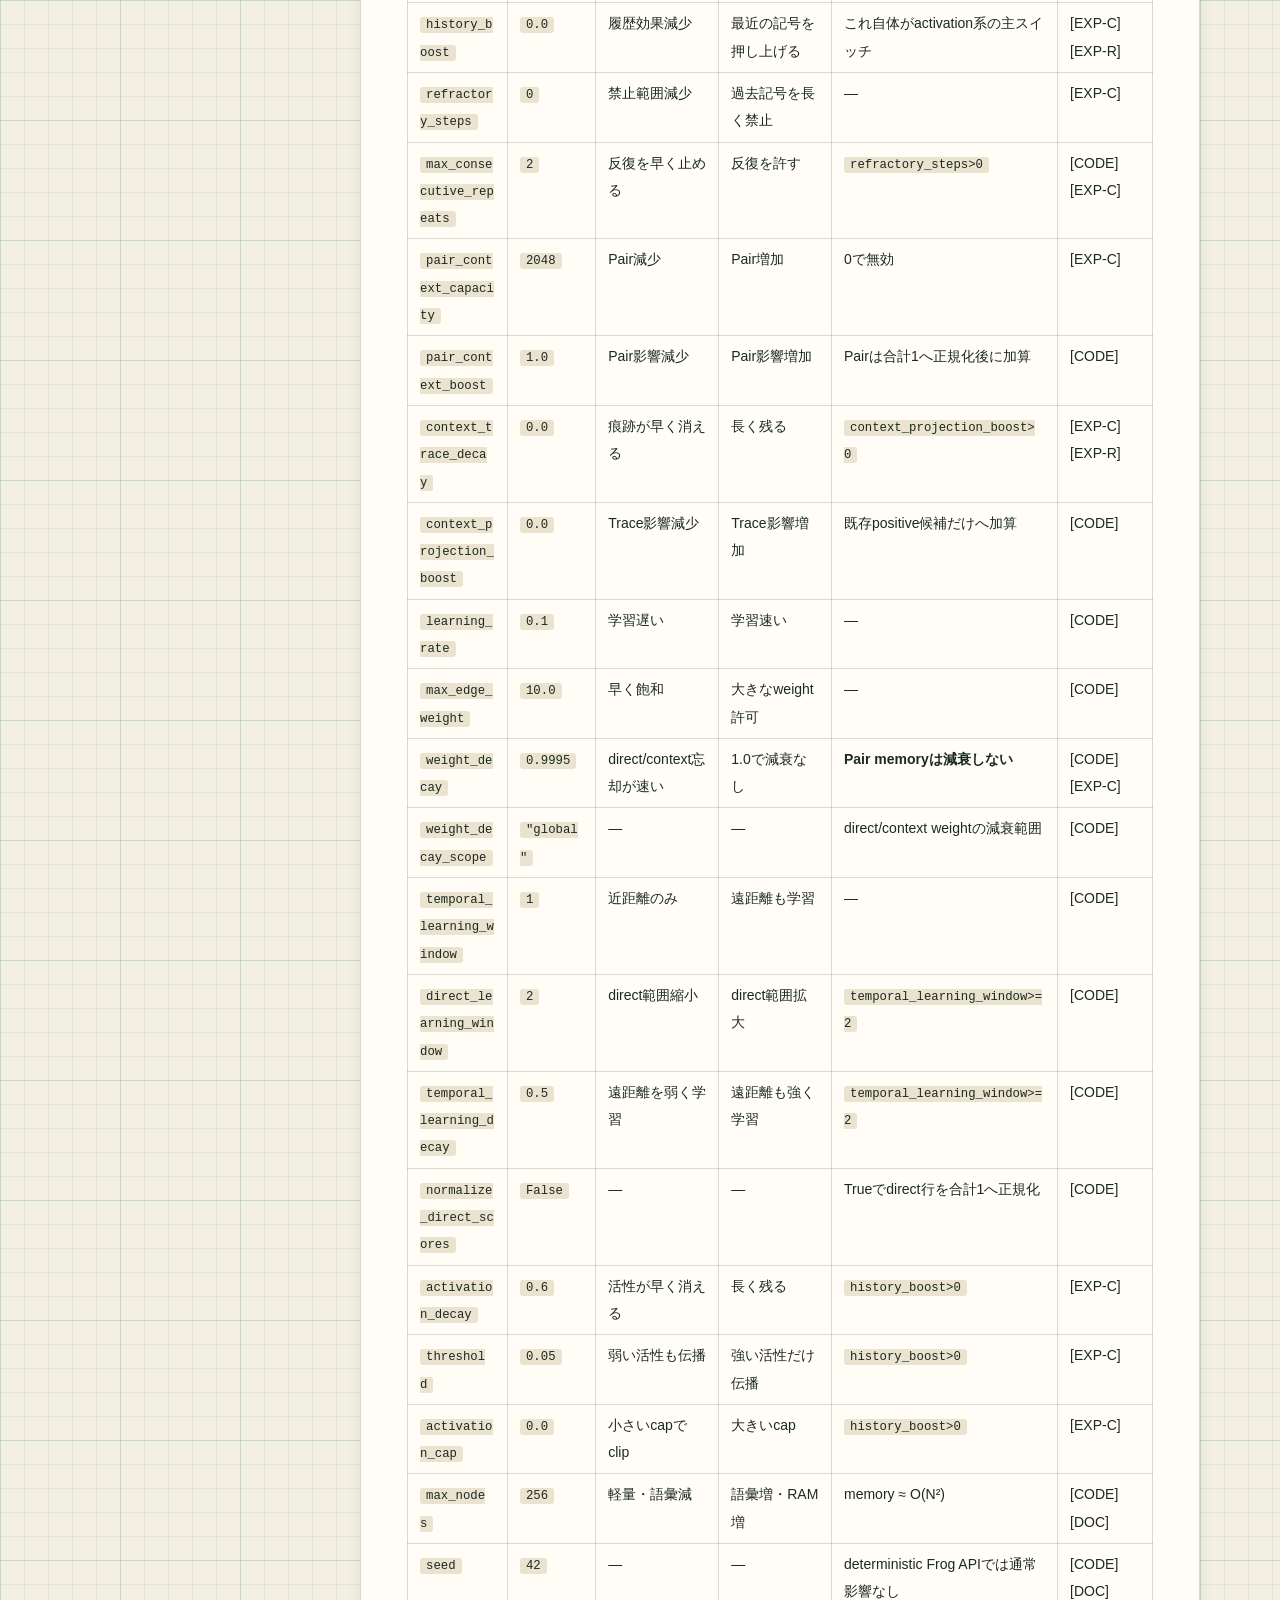
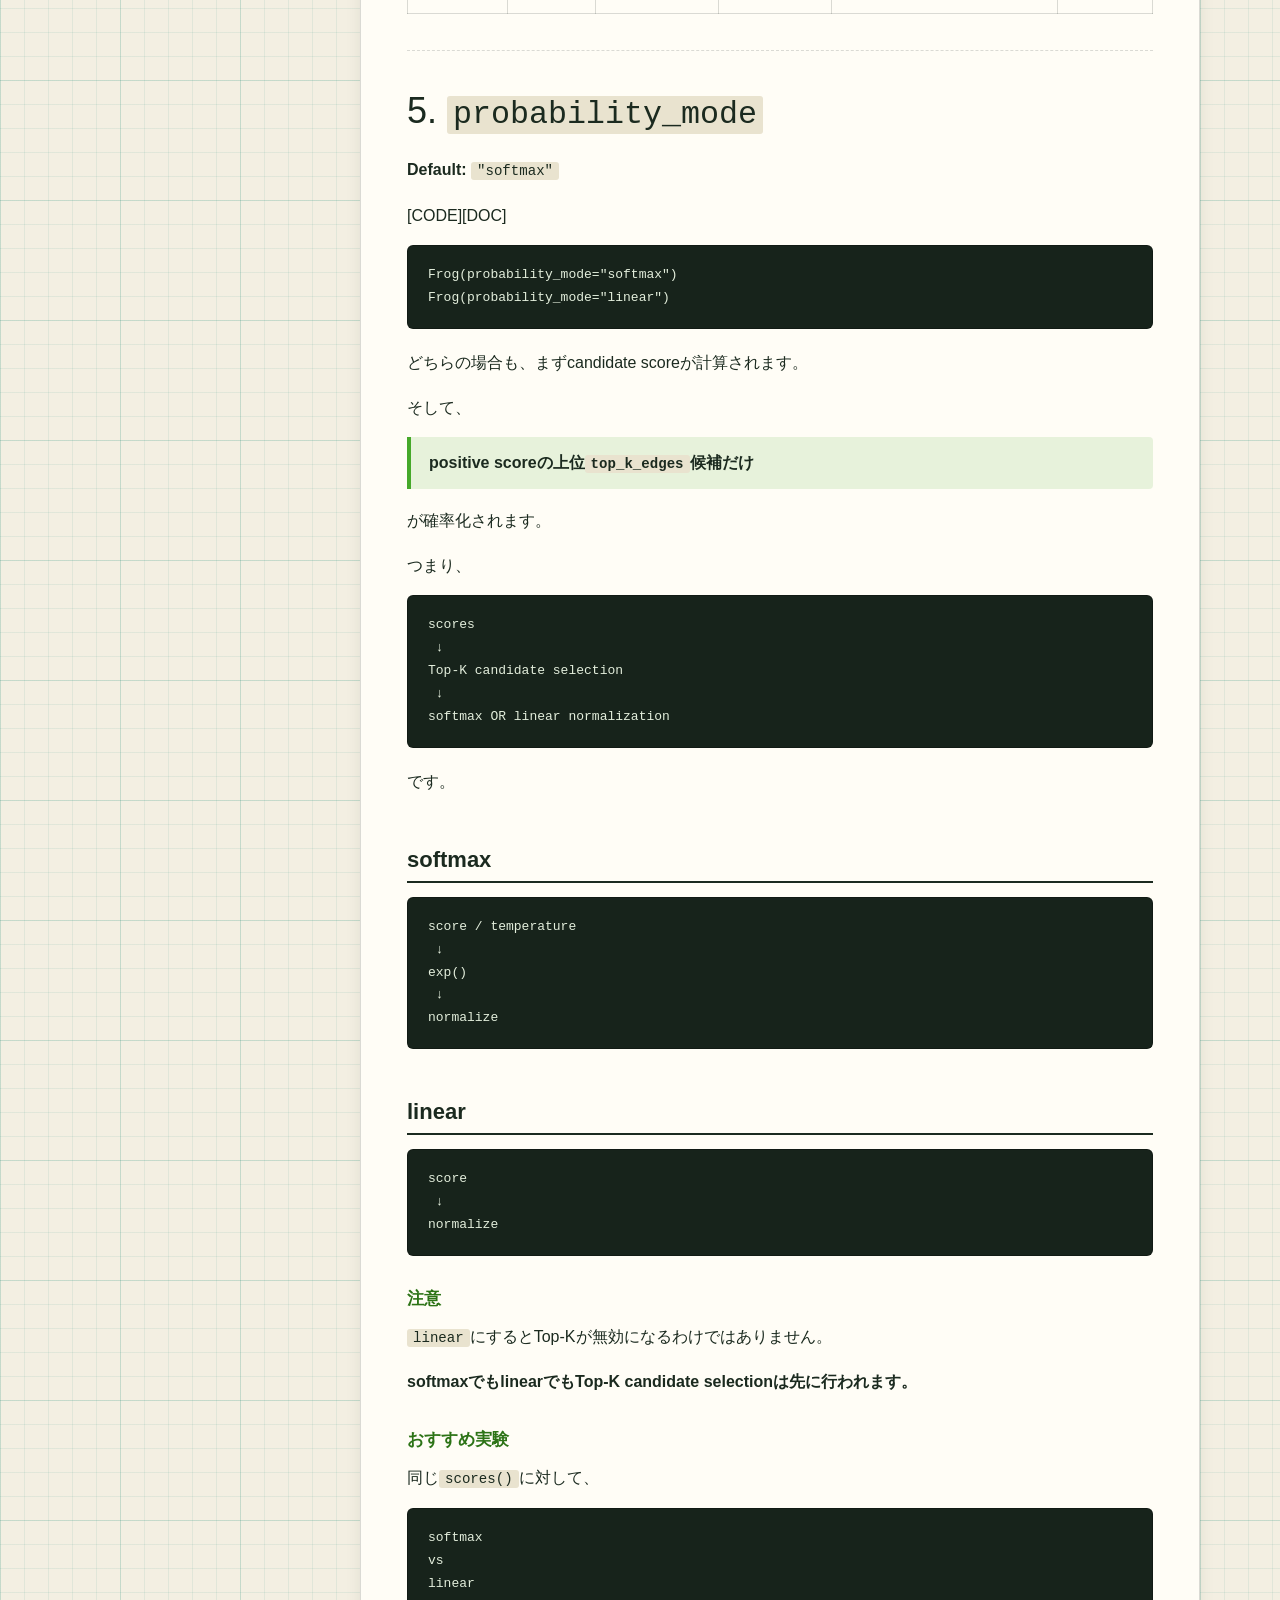
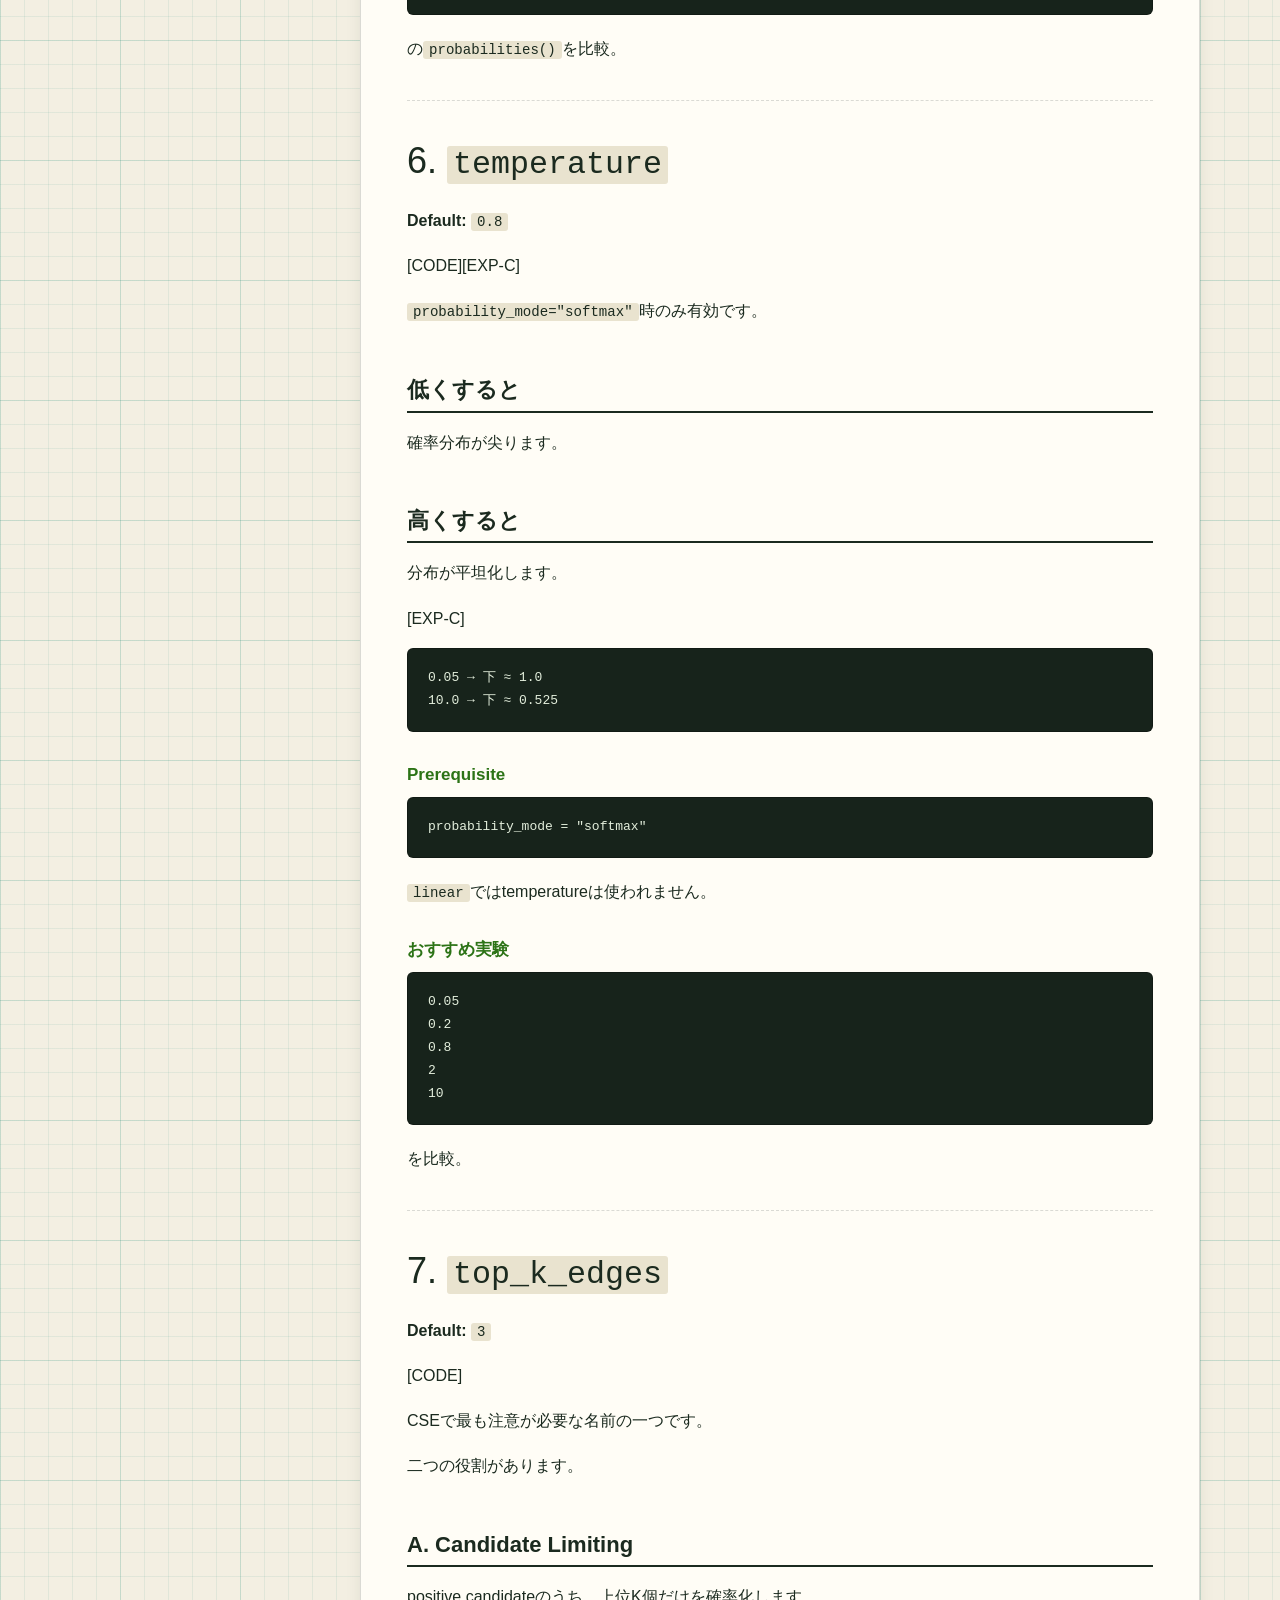
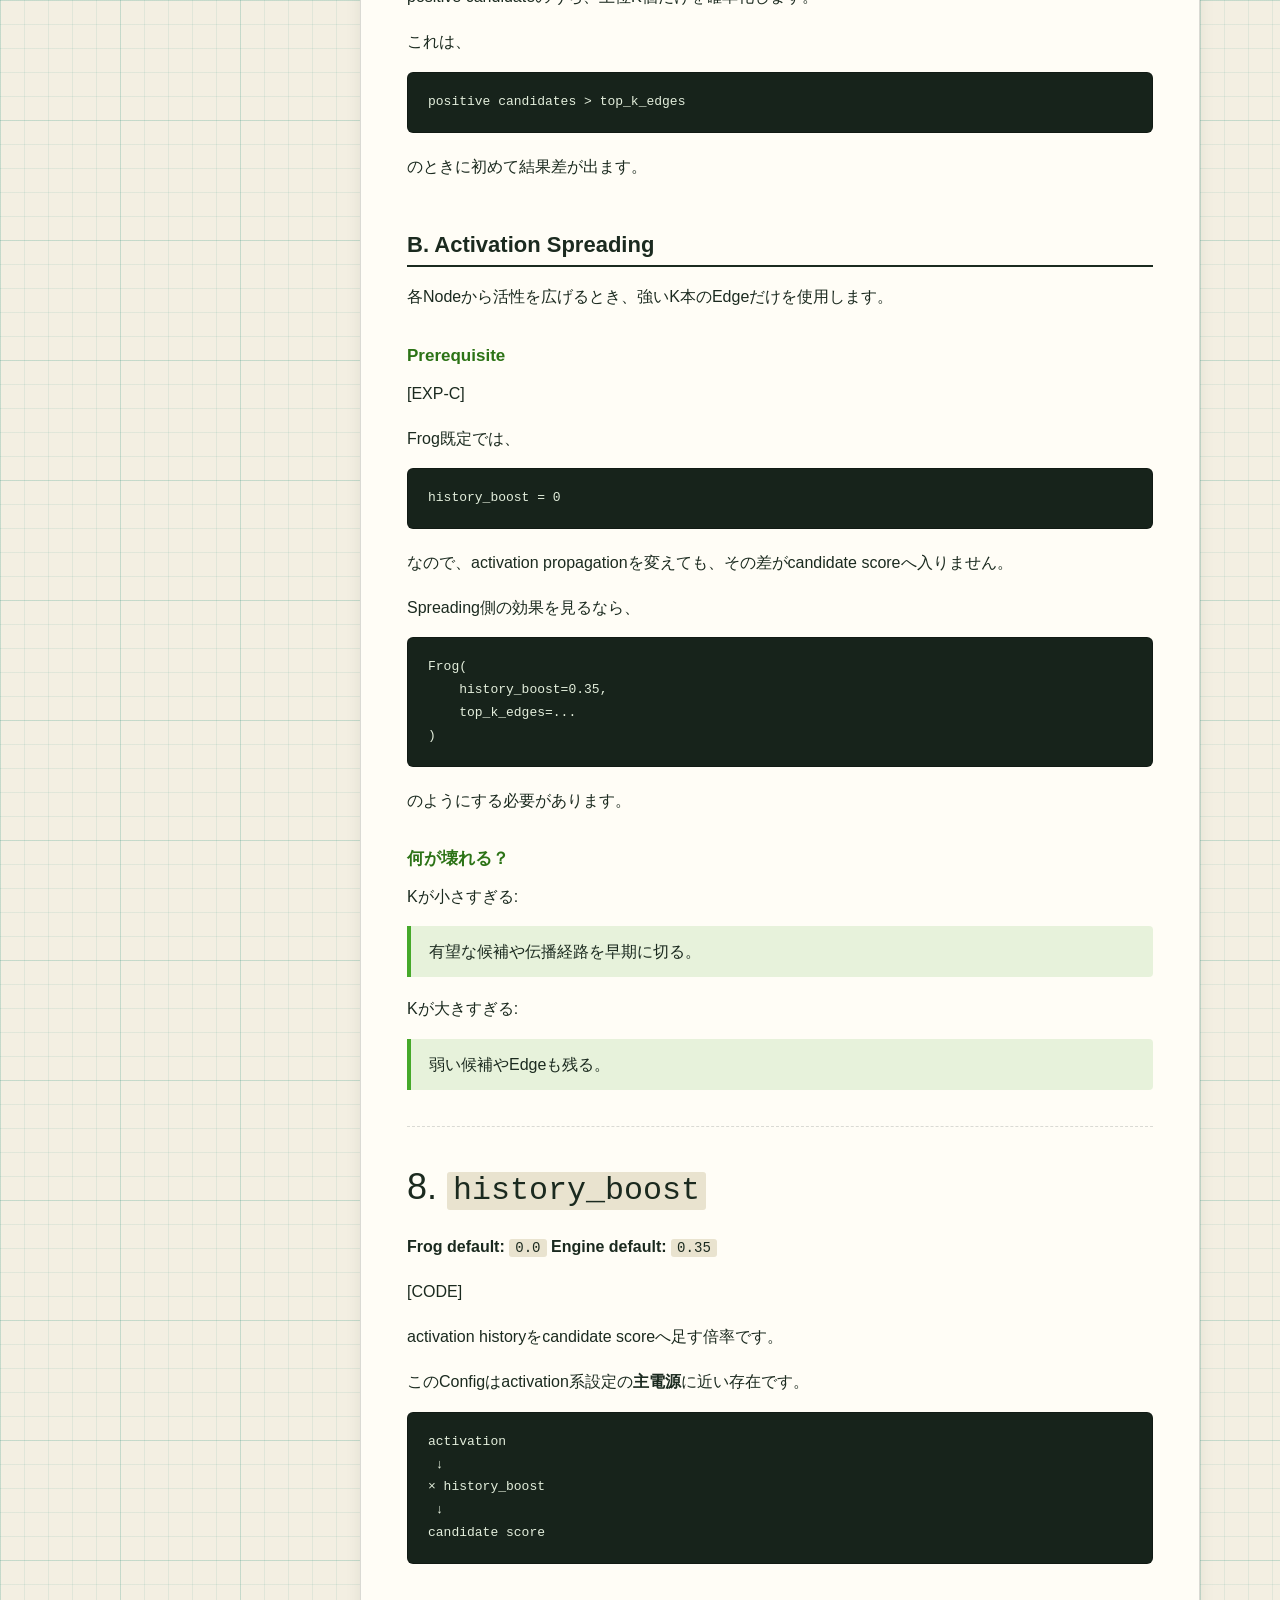
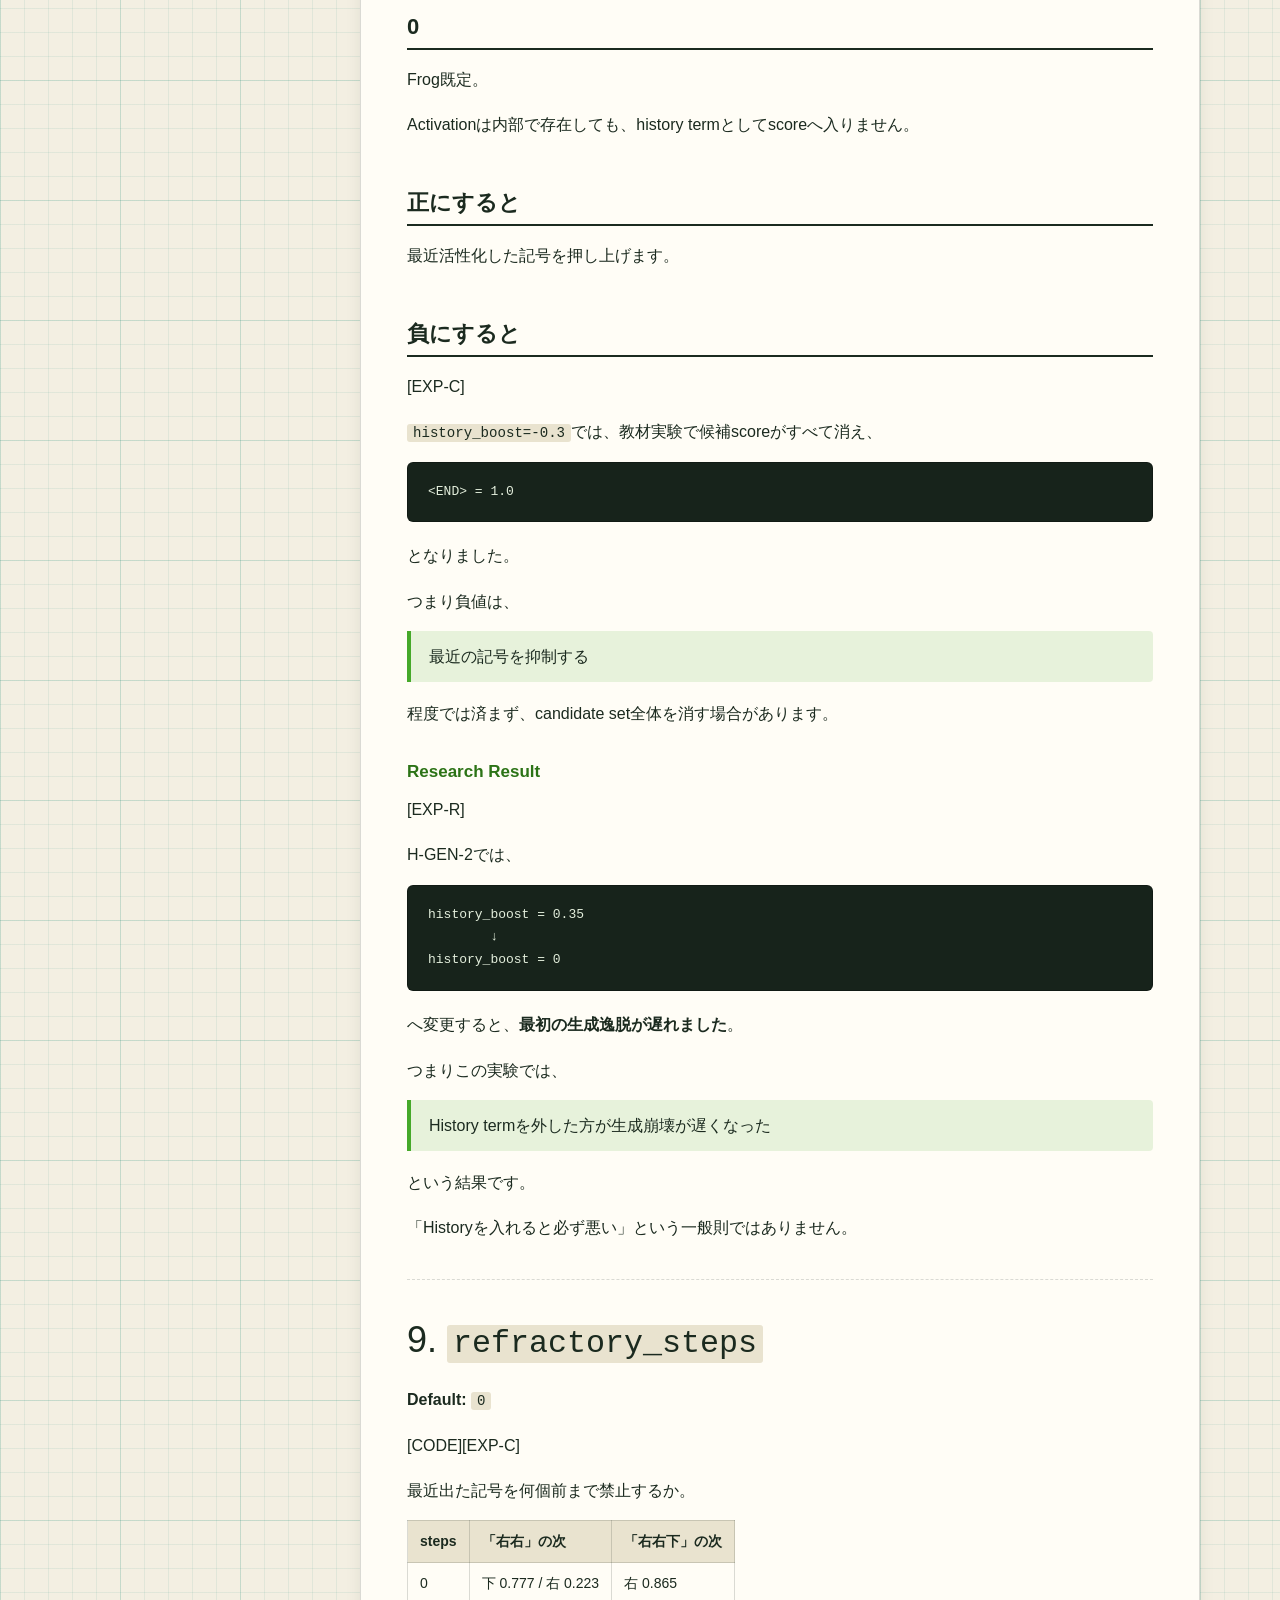
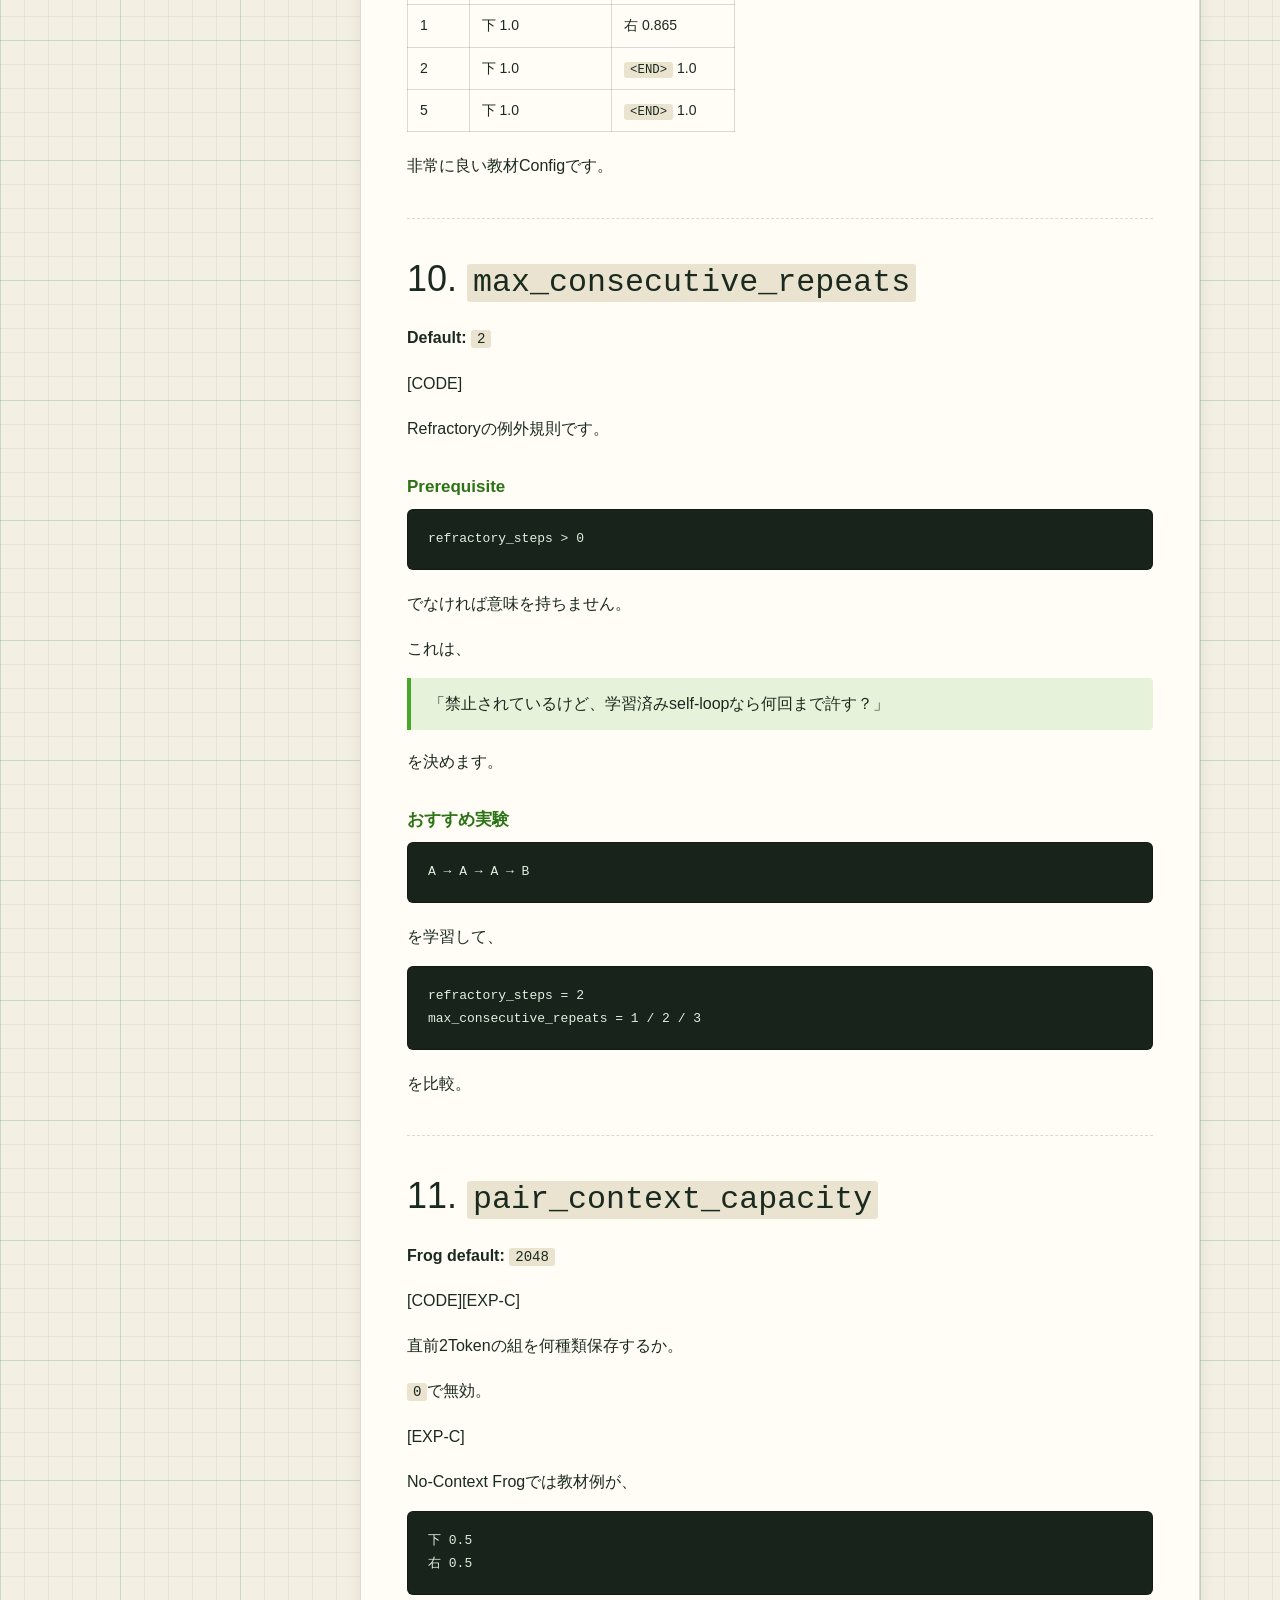
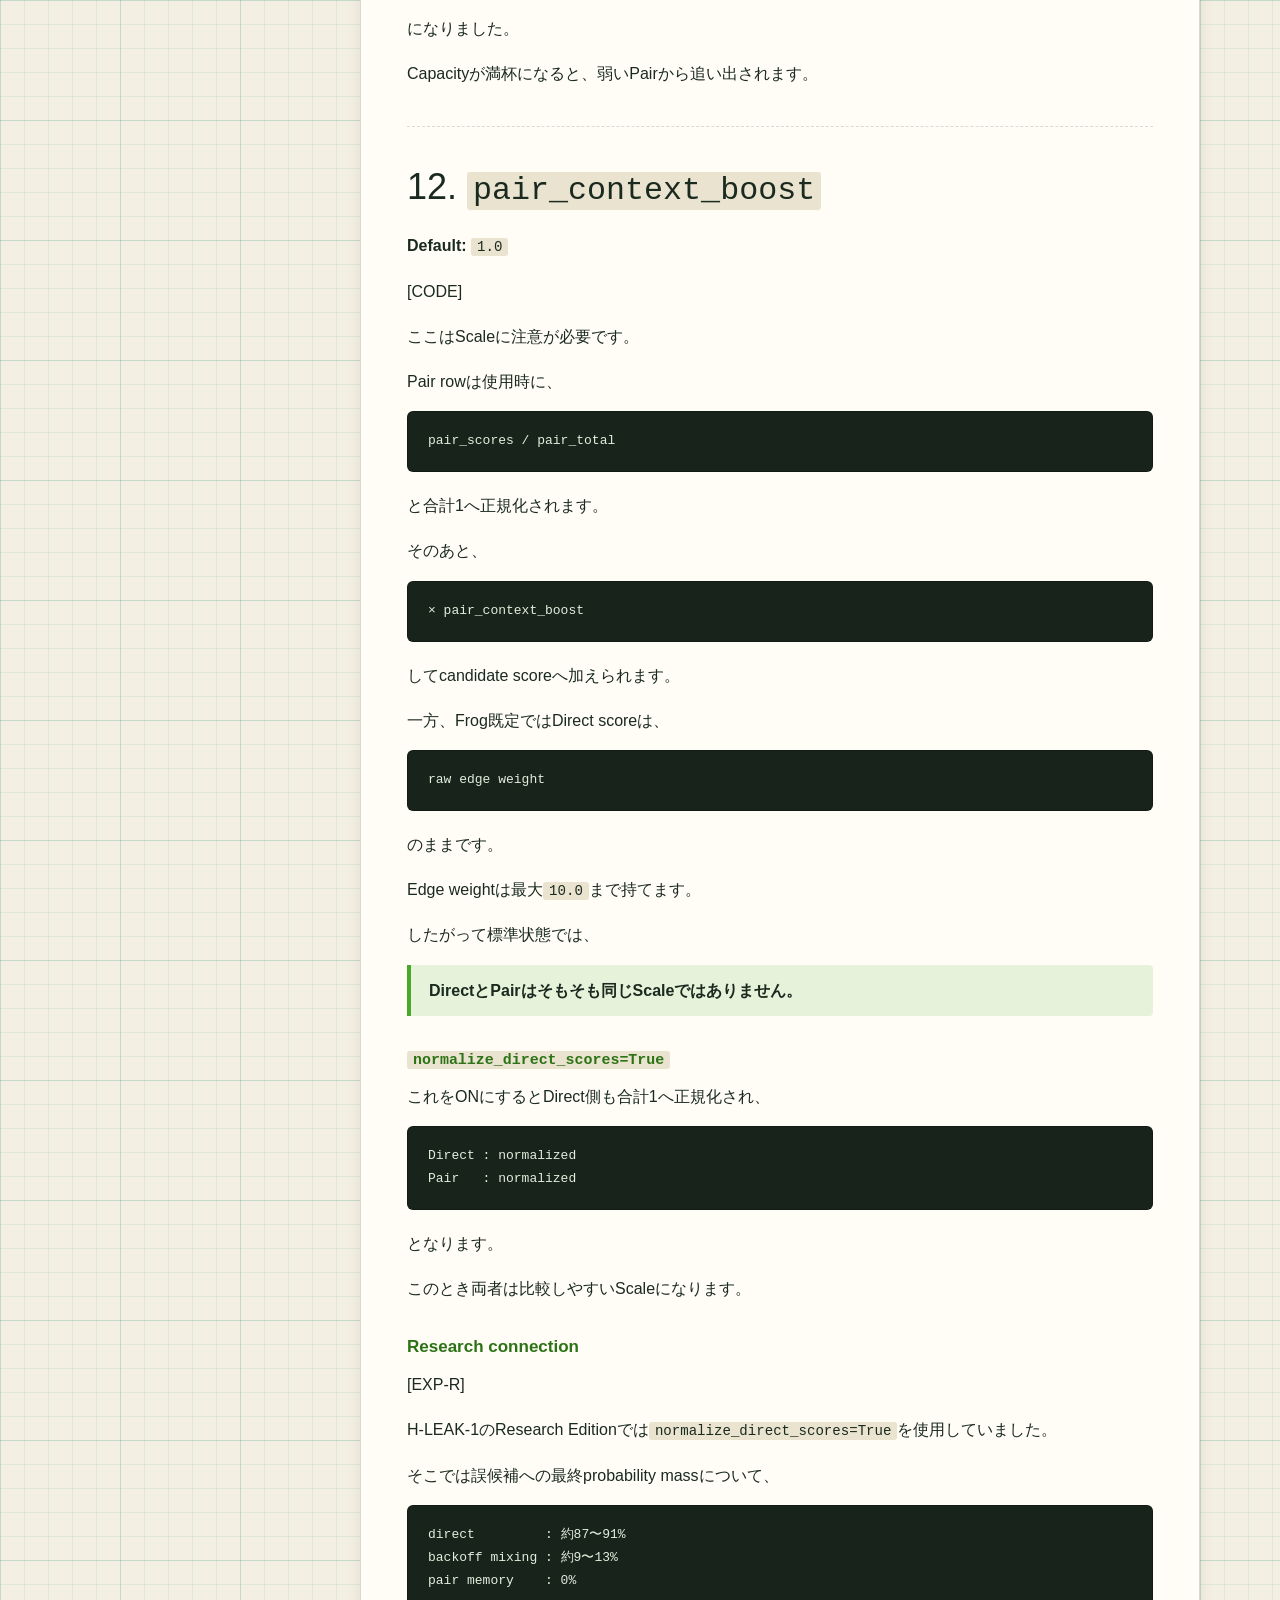
<file: docs/config.html>
<!doctype html>
<html lang="ja" class="no-js">
<head>
<meta charset="utf-8">
<meta name="viewport" content="width=device-width, initial-scale=1">
<title>設定ガイド — cse-frog</title>
<meta name="description" content="cse-frog 設定ガイド：設定をいじると何が起こるか">
<meta http-equiv="Content-Security-Policy" content="default-src 'self'; script-src 'self'; style-src 'self' https://fonts.googleapis.com; font-src https://fonts.gstatic.com; img-src 'self' data: https://img.shields.io; connect-src 'self'; base-uri 'none'; form-action 'none'; object-src 'none'">
<meta name="referrer" content="strict-origin-when-cross-origin">
<meta property="og:title" content="設定ガイド — cse-frog">
<meta property="og:image" content="https://kagioneko.github.io/cse-frog/assets/og.png">
<link rel="icon" href="../assets/favicon.png" type="image/png">
<link rel="preconnect" href="https://fonts.googleapis.com">
<link rel="preconnect" href="https://fonts.gstatic.com" crossorigin>
<link rel="stylesheet" href="https://fonts.googleapis.com/css2?family=Dela+Gothic+One&family=DotGothic16&family=M+PLUS+1+Code:wght@400;700&family=Zen+Kaku+Gothic+New:wght@400;700&display=swap">
<link rel="stylesheet" href="../css/site.css">
<link rel="stylesheet" href="../css/docs.css">
<script src="../js/site.js"></script>
</head>
<body>

<header class="site-head">
  <div class="wrap">
    <a class="brand" href="../"><img src="../assets/pixel-icon.png" alt="" width="34" height="34"><b>cse-frog</b></a>
    <button class="nav-toggle" type="button" aria-expanded="false" aria-controls="nav">メニュー</button>
    <nav class="nav" id="nav" aria-label="サイト内">
      <a href="../">トップ</a>
      <a href="../play.html">ブラウザで飼う</a>
      <a href="handbook.html" aria-current="page">ドキュメント</a>
      <a href="https://github.com/kagioneko/cse-frog">GitHub</a>
    </nav>
    <button class="theme-btn" type="button" aria-label="明るさを切り替える" title="明るさを切り替える">◐</button>
  </div>
</header>

<div class="wrap doc-layout">
  <aside class="doc-side">
    <nav class="docnav" aria-label="ドキュメント"><a href="handbook.html">ハンドブック</a>
<a href="reference.html">リファレンス</a>
<a href="config.html" aria-current="page">設定ガイド</a></nav>
    <details class="toc" open>
      <summary>このページの目次</summary>
      <ol><li><a href="#0-このguideの目的">0. このGuideの目的</a></li>
<li><a href="#1-重要configには前提スイッチがある">1. 重要：Configには「前提スイッチ」がある</a></li>
<li><a href="#2-prerequisite-map">2. Prerequisite Map</a></li>
<li><a href="#3-config-map">3. Config Map</a></li>
<li><a href="#4-全23config早見表">4. 全23Config早見表</a></li>
<li><a href="#5-probability_mode">5. probability_mode</a></li>
<li><a href="#6-temperature">6. temperature</a></li>
<li><a href="#7-top_k_edges">7. top_k_edges</a></li>
<li><a href="#8-history_boost">8. history_boost</a></li>
<li><a href="#9-refractory_steps">9. refractory_steps</a></li>
<li><a href="#10-max_consecutive_repeats">10. max_consecutive_repeats</a></li>
<li><a href="#11-pair_context_capacity">11. pair_context_capacity</a></li>
<li><a href="#12-pair_context_boost">12. pair_context_boost</a></li>
<li><a href="#13-context_trace_decay">13. context_trace_decay</a></li>
<li><a href="#14-context_projection_boost">14. context_projection_boost</a></li>
<li><a href="#15-learning_rate">15. learning_rate</a></li>
<li><a href="#16-max_edge_weight">16. max_edge_weight</a></li>
<li><a href="#17-weight_decay">17. weight_decay</a></li>
<li><a href="#18-weight_decay_scope">18. weight_decay_scope</a></li>
<li><a href="#19-temporal_learning_window">19. temporal_learning_window</a></li>
<li><a href="#20-direct_learning_window">20. direct_learning_window</a></li>
<li><a href="#21-temporal_learning_decay">21. temporal_learning_decay</a></li>
<li><a href="#22-normalize_direct_scores">22. normalize_direct_scores</a></li>
<li><a href="#23-activation_decay">23. activation_decay</a></li>
<li><a href="#24-threshold">24. threshold</a></li>
<li><a href="#25-activation_cap">25. activation_cap</a></li>
<li><a href="#26-max_nodes">26. max_nodes</a></li>
<li><a href="#27-seed">27. seed</a></li>
<li><a href="#28-config-dependency-graph">28. Config Dependency Graph</a></li>
<li><a href="#29-何も変わらないには2種類ある">29. 「何も変わらない」には2種類ある</a></li>
<li><a href="#30-recommended-experiment-pack">30. Recommended Experiment Pack</a></li>
<li><a href="#31-実験するときのチェックリスト">31. 実験するときのチェックリスト</a></li>
<li><a href="#32-config-difficulty">32. Config Difficulty</a></li>
<li><a href="#33-23-config-checklist">33. 23 Config Checklist</a></li>
<li><a href="#closing">Closing</a></li></ol>
    </details>
  </aside>
  <main class="doc label-card">
    <p class="doc-src">このページは <a href="https://github.com/kagioneko/cse-frog/blob/main/docs/CONFIG_GUIDE.md">GitHub の文書</a> から作っています。</p>
<h1 id="cse-config-modding-guide-️">CSE Config Modding Guide 🐸🎛️</h1>
<h2 id="23-parameters-to-tune-break-and-study">23 Parameters to Tune, Break, and Study</h2>
<p><strong>Version:</strong> Draft 0.2
<strong>Target:</strong> CSE Course Edition / <code>Frog</code>
<strong>Companion:</strong> <a href="handbook.html"><code>HANDBOOK.md</code></a> Draft 0.4 / <a href="reference.html"><code>REFERENCE.md</code></a></p>
<hr />
<h1 id="0-このguideの目的">0. このGuideの目的</h1>
<p>CSEには23個のConfigがあります。</p>
<p>API Referenceは、</p>
<blockquote>
<p><strong>「この設定は何をするか」</strong></p>
</blockquote>
<p>を説明します。</p>
<p>このModding Guideは、</p>
<blockquote>
<p><strong>「いじると何が起こるか」</strong>
<strong>「どのスイッチをONにすると効き始めるか」</strong>
<strong>「どこまでいじると壊れるか」</strong>
<strong>「何を観察すると面白いか」</strong></p>
</blockquote>
<p>を扱います。</p>
<p>各Configを、</p>
<table>
<thead>
<tr>
<th>観点</th>
<th>意味</th>
</tr>
</thead>
<tbody>
<tr>
<td><strong>低くすると</strong></td>
<td>値を小さくしたときの方向</td>
</tr>
<tr>
<td><strong>高くすると</strong></td>
<td>値を大きくしたときの方向</td>
</tr>
<tr>
<td><strong>Prerequisite</strong></td>
<td>その設定が予測へ効くための前提条件</td>
</tr>
<tr>
<td><strong>何が壊れる？</strong></td>
<td>極端な設定で起こりうること</td>
</tr>
<tr>
<td><strong>おすすめ実験</strong></td>
<td>効果を見るための教材実験</td>
</tr>
<tr>
<td><strong>Evidence</strong></td>
<td>実装・講座版実験・研究版実験の根拠</td>
</tr>
</tbody>
</table>
<p>で見ていきます。</p>
<p>Evidence LabelはHandbookと共通です。</p>
<p><strong>[CODE]</strong> 実コード
<strong>[DOC]</strong> README / REFERENCE
<strong>[EXP-C]</strong> Course Editionで確認
<strong>[EXP-R]</strong> Research Editionで確認
<strong>[IDEA]</strong> 未検証の実験案</p>
<hr />
<h1 id="1-重要configには前提スイッチがある">1. 重要：Configには「前提スイッチ」がある</h1>
<p>[CODE][EXP-C]</p>
<p>CSEのConfigは、すべてが独立して働くわけではありません。</p>
<p>例えば、</p>
<pre><code class="language-text">activation_decay
</code></pre>
<p>を変更しても、Frogの標準設定では予測が変わりません。</p>
<p>なぜなら、</p>
<pre><code class="language-text">activation
 ↓
history term
 ↓
candidate score
</code></pre>
<p>という経路でしかactivationが予測scoreへ入らないのに、</p>
<pre><code class="language-text">history_boost = 0
</code></pre>
<p>がFrogの既定だからです。</p>
<p>つまり、</p>
<blockquote>
<p><strong>部品は動いていても、その出力先のスイッチがOFFなら最終予測には届かない。</strong></p>
</blockquote>
<p>これはCSEの構造を理解するうえで重要です。</p>
<hr />
<h1 id="2-prerequisite-map">2. Prerequisite Map</h1>
<p>[CODE][EXP-C]</p>
<table>
<thead>
<tr>
<th>Setting</th>
<th>Frog既定で効きにくい理由</th>
<th>効き始める条件</th>
</tr>
</thead>
<tbody>
<tr>
<td><code>activation_decay</code></td>
<td>activationがscoreへ入るhistory経路がOFF</td>
<td><code>history_boost &gt; 0</code></td>
</tr>
<tr>
<td><code>threshold</code></td>
<td>同上</td>
<td><code>history_boost &gt; 0</code></td>
</tr>
<tr>
<td><code>activation_cap</code></td>
<td>同上</td>
<td><code>history_boost &gt; 0</code></td>
</tr>
<tr>
<td><code>top_k_edges</code>の<strong>spreading側</strong></td>
<td>propagation結果がhistory経由でscoreへ入らない</td>
<td><code>history_boost &gt; 0</code></td>
</tr>
<tr>
<td><code>max_consecutive_repeats</code></td>
<td>refractoryの例外規則だから</td>
<td><code>refractory_steps &gt; 0</code></td>
</tr>
<tr>
<td><code>context_trace_decay</code></td>
<td>Trace単体ではscoreへ入らない</td>
<td><code>context_projection_boost &gt; 0</code></td>
</tr>
<tr>
<td><code>temporal_learning_decay</code></td>
<td>距離2以上を学ばないと距離減衰が発生しない</td>
<td><code>temporal_learning_window &gt;= 2</code></td>
</tr>
<tr>
<td><code>direct_learning_window</code></td>
<td>距離2以上を学ばないと境界の意味がない</td>
<td><code>temporal_learning_window &gt;= 2</code></td>
</tr>
</tbody>
</table>
<p>さらに<code>top_k_edges</code>には別の仕事があります。</p>
<p>候補確率を上位K個へ絞る機能は、</p>
<blockquote>
<p><strong>positive candidateがK個を超えたとき</strong></p>
</blockquote>
<p>に初めて違いが表面化します。</p>
<p>つまり同じConfigでも、</p>
<pre><code class="language-text">top_k_edges
├─ candidate limiting
└─ activation spreading
</code></pre>
<p>で発動条件が異なります。</p>
<hr />
<h1 id="3-config-map">3. Config Map</h1>
<pre><code class="language-text">Prediction
├─ probability_mode
├─ temperature
├─ top_k_edges
├─ history_boost
├─ refractory_steps
└─ max_consecutive_repeats

Context
├─ pair_context_capacity
├─ pair_context_boost
├─ context_trace_decay
└─ context_projection_boost

Learning
├─ learning_rate
├─ max_edge_weight
├─ weight_decay
├─ weight_decay_scope
├─ temporal_learning_window
├─ direct_learning_window
├─ temporal_learning_decay
└─ normalize_direct_scores

Activation
├─ activation_decay
├─ threshold
└─ activation_cap

System
├─ max_nodes
└─ seed
</code></pre>
<hr />
<h1 id="4-全23config早見表">4. 全23Config早見表</h1>
<table>
<thead>
<tr>
<th>Config</th>
<th style="text-align: right;">Frog既定</th>
<th>低くすると</th>
<th>高くすると</th>
<th>Prerequisite / 注意</th>
<th>Evidence</th>
</tr>
</thead>
<tbody>
<tr>
<td><code>probability_mode</code></td>
<td style="text-align: right;"><code>"softmax"</code></td>
<td>—</td>
<td>—</td>
<td>Top-<code>top_k_edges</code>候補だけを確率化</td>
<td>[CODE]</td>
</tr>
<tr>
<td><code>temperature</code></td>
<td style="text-align: right;"><code>0.8</code></td>
<td>分布が尖る</td>
<td>平坦化</td>
<td><code>softmax</code>時のみ</td>
<td>[EXP-C]</td>
</tr>
<tr>
<td><code>top_k_edges</code></td>
<td style="text-align: right;"><code>3</code></td>
<td>候補・伝播を絞る</td>
<td>多く残す</td>
<td>spreadingは<code>history_boost&gt;0</code>で予測へ反映。候補制限はpositive候補&gt;Kで発動</td>
<td>[CODE][EXP-C]</td>
</tr>
<tr>
<td><code>history_boost</code></td>
<td style="text-align: right;"><code>0.0</code></td>
<td>履歴効果減少</td>
<td>最近の記号を押し上げる</td>
<td>これ自体がactivation系の主スイッチ</td>
<td>[EXP-C][EXP-R]</td>
</tr>
<tr>
<td><code>refractory_steps</code></td>
<td style="text-align: right;"><code>0</code></td>
<td>禁止範囲減少</td>
<td>過去記号を長く禁止</td>
<td>—</td>
<td>[EXP-C]</td>
</tr>
<tr>
<td><code>max_consecutive_repeats</code></td>
<td style="text-align: right;"><code>2</code></td>
<td>反復を早く止める</td>
<td>反復を許す</td>
<td><code>refractory_steps&gt;0</code></td>
<td>[CODE][EXP-C]</td>
</tr>
<tr>
<td><code>pair_context_capacity</code></td>
<td style="text-align: right;"><code>2048</code></td>
<td>Pair減少</td>
<td>Pair増加</td>
<td>0で無効</td>
<td>[EXP-C]</td>
</tr>
<tr>
<td><code>pair_context_boost</code></td>
<td style="text-align: right;"><code>1.0</code></td>
<td>Pair影響減少</td>
<td>Pair影響増加</td>
<td>Pairは合計1へ正規化後に加算</td>
<td>[CODE]</td>
</tr>
<tr>
<td><code>context_trace_decay</code></td>
<td style="text-align: right;"><code>0.0</code></td>
<td>痕跡が早く消える</td>
<td>長く残る</td>
<td><code>context_projection_boost&gt;0</code></td>
<td>[EXP-C][EXP-R]</td>
</tr>
<tr>
<td><code>context_projection_boost</code></td>
<td style="text-align: right;"><code>0.0</code></td>
<td>Trace影響減少</td>
<td>Trace影響増加</td>
<td>既存positive候補だけへ加算</td>
<td>[CODE]</td>
</tr>
<tr>
<td><code>learning_rate</code></td>
<td style="text-align: right;"><code>0.1</code></td>
<td>学習遅い</td>
<td>学習速い</td>
<td>—</td>
<td>[CODE]</td>
</tr>
<tr>
<td><code>max_edge_weight</code></td>
<td style="text-align: right;"><code>10.0</code></td>
<td>早く飽和</td>
<td>大きなweight許可</td>
<td>—</td>
<td>[CODE]</td>
</tr>
<tr>
<td><code>weight_decay</code></td>
<td style="text-align: right;"><code>0.9995</code></td>
<td>direct/context忘却が速い</td>
<td>1.0で減衰なし</td>
<td><strong>Pair memoryは減衰しない</strong></td>
<td>[CODE][EXP-C]</td>
</tr>
<tr>
<td><code>weight_decay_scope</code></td>
<td style="text-align: right;"><code>"global"</code></td>
<td>—</td>
<td>—</td>
<td>direct/context weightの減衰範囲</td>
<td>[CODE]</td>
</tr>
<tr>
<td><code>temporal_learning_window</code></td>
<td style="text-align: right;"><code>1</code></td>
<td>近距離のみ</td>
<td>遠距離も学習</td>
<td>—</td>
<td>[CODE]</td>
</tr>
<tr>
<td><code>direct_learning_window</code></td>
<td style="text-align: right;"><code>2</code></td>
<td>direct範囲縮小</td>
<td>direct範囲拡大</td>
<td><code>temporal_learning_window&gt;=2</code></td>
<td>[CODE]</td>
</tr>
<tr>
<td><code>temporal_learning_decay</code></td>
<td style="text-align: right;"><code>0.5</code></td>
<td>遠距離を弱く学習</td>
<td>遠距離も強く学習</td>
<td><code>temporal_learning_window&gt;=2</code></td>
<td>[CODE]</td>
</tr>
<tr>
<td><code>normalize_direct_scores</code></td>
<td style="text-align: right;"><code>False</code></td>
<td>—</td>
<td>—</td>
<td>Trueでdirect行を合計1へ正規化</td>
<td>[CODE]</td>
</tr>
<tr>
<td><code>activation_decay</code></td>
<td style="text-align: right;"><code>0.6</code></td>
<td>活性が早く消える</td>
<td>長く残る</td>
<td><code>history_boost&gt;0</code></td>
<td>[EXP-C]</td>
</tr>
<tr>
<td><code>threshold</code></td>
<td style="text-align: right;"><code>0.05</code></td>
<td>弱い活性も伝播</td>
<td>強い活性だけ伝播</td>
<td><code>history_boost&gt;0</code></td>
<td>[EXP-C]</td>
</tr>
<tr>
<td><code>activation_cap</code></td>
<td style="text-align: right;"><code>0.0</code></td>
<td>小さいcapでclip</td>
<td>大きいcap</td>
<td><code>history_boost&gt;0</code></td>
<td>[EXP-C]</td>
</tr>
<tr>
<td><code>max_nodes</code></td>
<td style="text-align: right;"><code>256</code></td>
<td>軽量・語彙減</td>
<td>語彙増・RAM増</td>
<td>memory ≈ O(N²)</td>
<td>[CODE][DOC]</td>
</tr>
<tr>
<td><code>seed</code></td>
<td style="text-align: right;"><code>42</code></td>
<td>—</td>
<td>—</td>
<td>deterministic Frog APIでは通常影響なし</td>
<td>[CODE][DOC]</td>
</tr>
</tbody>
</table>
<hr />
<h1 id="5-probability_mode">5. <code>probability_mode</code></h1>
<p><strong>Default:</strong> <code>"softmax"</code></p>
<p>[CODE][DOC]</p>
<pre><code class="language-python">Frog(probability_mode=&quot;softmax&quot;)
Frog(probability_mode=&quot;linear&quot;)
</code></pre>
<p>どちらの場合も、まずcandidate scoreが計算されます。</p>
<p>そして、</p>
<blockquote>
<p><strong>positive scoreの上位<code>top_k_edges</code>候補だけ</strong></p>
</blockquote>
<p>が確率化されます。</p>
<p>つまり、</p>
<pre><code class="language-text">scores
 ↓
Top-K candidate selection
 ↓
softmax OR linear normalization
</code></pre>
<p>です。</p>
<h2 id="softmax">softmax</h2>
<pre><code class="language-text">score / temperature
 ↓
exp()
 ↓
normalize
</code></pre>
<h2 id="linear">linear</h2>
<pre><code class="language-text">score
 ↓
normalize
</code></pre>
<h3 id="注意">注意</h3>
<p><code>linear</code>にするとTop-Kが無効になるわけではありません。</p>
<p><strong>softmaxでもlinearでもTop-K candidate selectionは先に行われます。</strong></p>
<h3 id="おすすめ実験">おすすめ実験</h3>
<p>同じ<code>scores()</code>に対して、</p>
<pre><code class="language-text">softmax
vs
linear
</code></pre>
<p>の<code>probabilities()</code>を比較。</p>
<hr />
<h1 id="6-temperature">6. <code>temperature</code></h1>
<p><strong>Default:</strong> <code>0.8</code></p>
<p>[CODE][EXP-C]</p>
<p><code>probability_mode="softmax"</code>時のみ有効です。</p>
<h2 id="低くすると">低くすると</h2>
<p>確率分布が尖ります。</p>
<h2 id="高くすると">高くすると</h2>
<p>分布が平坦化します。</p>
<p>[EXP-C]</p>
<pre><code class="language-text">0.05 → 下 ≈ 1.0
10.0 → 下 ≈ 0.525
</code></pre>
<h3 id="prerequisite">Prerequisite</h3>
<pre><code class="language-text">probability_mode = &quot;softmax&quot;
</code></pre>
<p><code>linear</code>ではtemperatureは使われません。</p>
<h3 id="おすすめ実験_1">おすすめ実験</h3>
<pre><code class="language-text">0.05
0.2
0.8
2
10
</code></pre>
<p>を比較。</p>
<hr />
<h1 id="7-top_k_edges">7. <code>top_k_edges</code></h1>
<p><strong>Default:</strong> <code>3</code></p>
<p>[CODE]</p>
<p>CSEで最も注意が必要な名前の一つです。</p>
<p>二つの役割があります。</p>
<h2 id="a-candidate-limiting">A. Candidate Limiting</h2>
<p>positive candidateのうち、上位K個だけを確率化します。</p>
<p>これは、</p>
<pre><code class="language-text">positive candidates &gt; top_k_edges
</code></pre>
<p>のときに初めて結果差が出ます。</p>
<h2 id="b-activation-spreading">B. Activation Spreading</h2>
<p>各Nodeから活性を広げるとき、強いK本のEdgeだけを使用します。</p>
<h3 id="prerequisite_1">Prerequisite</h3>
<p>[EXP-C]</p>
<p>Frog既定では、</p>
<pre><code class="language-text">history_boost = 0
</code></pre>
<p>なので、activation propagationを変えても、その差がcandidate scoreへ入りません。</p>
<p>Spreading側の効果を見るなら、</p>
<pre><code class="language-python">Frog(
    history_boost=0.35,
    top_k_edges=...
)
</code></pre>
<p>のようにする必要があります。</p>
<h3 id="何が壊れる">何が壊れる？</h3>
<p>Kが小さすぎる:</p>
<blockquote>
<p>有望な候補や伝播経路を早期に切る。</p>
</blockquote>
<p>Kが大きすぎる:</p>
<blockquote>
<p>弱い候補やEdgeも残る。</p>
</blockquote>
<hr />
<h1 id="8-history_boost">8. <code>history_boost</code></h1>
<p><strong>Frog default:</strong> <code>0.0</code>
<strong>Engine default:</strong> <code>0.35</code></p>
<p>[CODE]</p>
<p>activation historyをcandidate scoreへ足す倍率です。</p>
<p>このConfigはactivation系設定の<strong>主電源</strong>に近い存在です。</p>
<pre><code class="language-text">activation
 ↓
× history_boost
 ↓
candidate score
</code></pre>
<h2 id="0">0</h2>
<p>Frog既定。</p>
<p>Activationは内部で存在しても、history termとしてscoreへ入りません。</p>
<h2 id="正にすると">正にすると</h2>
<p>最近活性化した記号を押し上げます。</p>
<h2 id="負にすると">負にすると</h2>
<p>[EXP-C]</p>
<p><code>history_boost=-0.3</code>では、教材実験で候補scoreがすべて消え、</p>
<pre><code class="language-text">&lt;END&gt; = 1.0
</code></pre>
<p>となりました。</p>
<p>つまり負値は、</p>
<blockquote>
<p>最近の記号を抑制する</p>
</blockquote>
<p>程度では済まず、candidate set全体を消す場合があります。</p>
<h3 id="research-result">Research Result</h3>
<p>[EXP-R]</p>
<p>H-GEN-2では、</p>
<pre><code class="language-text">history_boost = 0.35
        ↓
history_boost = 0
</code></pre>
<p>へ変更すると、<strong>最初の生成逸脱が遅れました</strong>。</p>
<p>つまりこの実験では、</p>
<blockquote>
<p>History termを外した方が生成崩壊が遅くなった</p>
</blockquote>
<p>という結果です。</p>
<p>「Historyを入れると必ず悪い」という一般則ではありません。</p>
<hr />
<h1 id="9-refractory_steps">9. <code>refractory_steps</code></h1>
<p><strong>Default:</strong> <code>0</code></p>
<p>[CODE][EXP-C]</p>
<p>最近出た記号を何個前まで禁止するか。</p>
<table>
<thead>
<tr>
<th style="text-align: right;">steps</th>
<th>「右右」の次</th>
<th>「右右下」の次</th>
</tr>
</thead>
<tbody>
<tr>
<td style="text-align: right;">0</td>
<td>下 0.777 / 右 0.223</td>
<td>右 0.865</td>
</tr>
<tr>
<td style="text-align: right;">1</td>
<td>下 1.0</td>
<td>右 0.865</td>
</tr>
<tr>
<td style="text-align: right;">2</td>
<td>下 1.0</td>
<td><code>&lt;END&gt;</code> 1.0</td>
</tr>
<tr>
<td style="text-align: right;">5</td>
<td>下 1.0</td>
<td><code>&lt;END&gt;</code> 1.0</td>
</tr>
</tbody>
</table>
<p>非常に良い教材Configです。</p>
<hr />
<h1 id="10-max_consecutive_repeats">10. <code>max_consecutive_repeats</code></h1>
<p><strong>Default:</strong> <code>2</code></p>
<p>[CODE]</p>
<p>Refractoryの例外規則です。</p>
<h3 id="prerequisite_2">Prerequisite</h3>
<pre><code class="language-text">refractory_steps &gt; 0
</code></pre>
<p>でなければ意味を持ちません。</p>
<p>これは、</p>
<blockquote>
<p>「禁止されているけど、学習済みself-loopなら何回まで許す？」</p>
</blockquote>
<p>を決めます。</p>
<h3 id="おすすめ実験_2">おすすめ実験</h3>
<pre><code class="language-text">A → A → A → B
</code></pre>
<p>を学習して、</p>
<pre><code class="language-text">refractory_steps = 2
max_consecutive_repeats = 1 / 2 / 3
</code></pre>
<p>を比較。</p>
<hr />
<h1 id="11-pair_context_capacity">11. <code>pair_context_capacity</code></h1>
<p><strong>Frog default:</strong> <code>2048</code></p>
<p>[CODE][EXP-C]</p>
<p>直前2Tokenの組を何種類保存するか。</p>
<p><code>0</code>で無効。</p>
<p>[EXP-C]</p>
<p>No-Context Frogでは教材例が、</p>
<pre><code class="language-text">下 0.5
右 0.5
</code></pre>
<p>になりました。</p>
<p>Capacityが満杯になると、弱いPairから追い出されます。</p>
<hr />
<h1 id="12-pair_context_boost">12. <code>pair_context_boost</code></h1>
<p><strong>Default:</strong> <code>1.0</code></p>
<p>[CODE]</p>
<p>ここはScaleに注意が必要です。</p>
<p>Pair rowは使用時に、</p>
<pre><code class="language-text">pair_scores / pair_total
</code></pre>
<p>と合計1へ正規化されます。</p>
<p>そのあと、</p>
<pre><code class="language-text">× pair_context_boost
</code></pre>
<p>してcandidate scoreへ加えられます。</p>
<p>一方、Frog既定ではDirect scoreは、</p>
<pre><code class="language-text">raw edge weight
</code></pre>
<p>のままです。</p>
<p>Edge weightは最大<code>10.0</code>まで持てます。</p>
<p>したがって標準状態では、</p>
<blockquote>
<p><strong>DirectとPairはそもそも同じScaleではありません。</strong></p>
</blockquote>
<h3 id="normalize_direct_scorestrue"><code>normalize_direct_scores=True</code></h3>
<p>これをONにするとDirect側も合計1へ正規化され、</p>
<pre><code class="language-text">Direct : normalized
Pair   : normalized
</code></pre>
<p>となります。</p>
<p>このとき両者は比較しやすいScaleになります。</p>
<h3 id="research-connection">Research connection</h3>
<p>[EXP-R]</p>
<p>H-LEAK-1のResearch Editionでは<code>normalize_direct_scores=True</code>を使用していました。</p>
<p>そこでは誤候補への最終probability massについて、</p>
<pre><code class="language-text">direct         : 約87〜91%
backoff mixing : 約9〜13%
pair memory    : 0%
</code></pre>
<p>でした。</p>
<p>Pair Memoryは正しいカテゴリだけを指し、漏洩源になりませんでした。</p>
<p>ただしResearch EditionにはCourse Editionに存在しないbackoff mixingがあります。</p>
<hr />
<h1 id="13-context_trace_decay">13. <code>context_trace_decay</code></h1>
<p><strong>Default:</strong> <code>0.0</code></p>
<p>[CODE]</p>
<p>Traceが1Tokenごとにどれだけ残るか。</p>
<h3 id="prerequisite_3">Prerequisite</h3>
<pre><code class="language-text">context_projection_boost &gt; 0
</code></pre>
<p>でなければ、Traceを変更してもpredictionへ反映されません。</p>
<p>これは非常に重要です。</p>
<pre><code class="language-text">Traceを作る
 ↓
projectionがOFF
 ↓
scoreへ入らない
 ↓
predictは変わらない
</code></pre>
<h3 id="evidence">Evidence</h3>
<p>[EXP-C]</p>
<p>単純な教材例ではTraceを有効化しても変化なし。</p>
<p>[EXP-R]</p>
<p>Research Editionの追加Trace機構も主に負方向。</p>
<p>両者は同じ機構ではないので結果を混同しません。</p>
<hr />
<h1 id="14-context_projection_boost">14. <code>context_projection_boost</code></h1>
<p><strong>Default:</strong> <code>0.0</code></p>
<p>[CODE]</p>
<p>TraceをEdge構造へ投影し、candidate scoreへ足す倍率です。</p>
<p>ただし重要な制約があります。</p>
<p>Projectionは、</p>
<blockquote>
<p><strong>すでにpositive scoreを持つcandidate</strong></p>
</blockquote>
<p>にしか加算されません。</p>
<p>つまり、</p>
<pre><code class="language-text">score = 0
</code></pre>
<p>だった全く新しいcandidateを、Traceだけで突然生み出すことはできません。</p>
<p>概念的には、</p>
<pre><code class="language-text">existing candidates
       ↓
Traceが順位・scoreを補正
</code></pre>
<p>です。</p>
<h3 id="何が壊れる_1">何が壊れる？</h3>
<p>Boostを上げても、</p>
<blockquote>
<p>Candidate generation能力そのものが増える</p>
</blockquote>
<p>わけではありません。</p>
<p>既存候補間のbiasが強まります。</p>
<hr />
<h1 id="15-learning_rate">15. <code>learning_rate</code></h1>
<p><strong>Default:</strong> <code>0.1</code></p>
<p>[CODE]</p>
<p>1回観測するたびにEdgeをどれだけ増やすか。</p>
<p>低い:</p>
<blockquote>
<p>ゆっくり学習。</p>
</blockquote>
<p>高い:</p>
<blockquote>
<p>少数観測で強く学習。</p>
</blockquote>
<p>高すぎると<code>max_edge_weight</code>へ早く到達します。</p>
<hr />
<h1 id="16-max_edge_weight">16. <code>max_edge_weight</code></h1>
<p><strong>Default:</strong> <code>10.0</code></p>
<p>[CODE]</p>
<p>Direct / Context / Pair learningの上限。</p>
<p>低いと早く飽和。</p>
<p>高いと頻度差を長く保持できます。</p>
<hr />
<h1 id="17-weight_decay">17. <code>weight_decay</code></h1>
<p><strong>Default:</strong> <code>0.9995</code></p>
<p>ここは重要な修正点です。</p>
<p>[CODE][EXP-C]</p>
<p><code>weight_decay</code>が減衰させるのは、</p>
<pre><code class="language-text">direct weights
context weights
</code></pre>
<p>です。</p>
<p><strong>Pair Context Memoryにはweight_decayが適用されません。</strong></p>
<p>つまり、</p>
<pre><code class="language-text">Direct / Context
 ↓
decay

Pair Memory
 ↓
decayしない
</code></pre>
<p>です。</p>
<p>[EXP-C]</p>
<p><code>x → y → z</code>を3系列×3エポック(36学習step)、<code>weight_decay=0.9</code>で学習した実験では、</p>
<ul>
<li>Direct weightの合計は、減衰なし(<code>1.0</code>)の<code>3.6</code>に対して<code>0.98</code>まで減衰</li>
<li>Pair Memoryの合計は<code>2.7</code>(= 0.1 × 27回の更新。減衰なしの値そのもの)</li>
</ul>
<p>でした。</p>
<p>したがって、</p>
<blockquote>
<p><strong>FrogのPair Memoryはweight_decayによる忘却をしない。</strong></p>
</blockquote>
<p>正確には、新しいPair学習によって値は更新されますが、<code>weight_decay</code>による時間減衰を受けません。</p>
<hr />
<h2 id="171-trap-a--重みが減っても確率が変わらない">17.1 Trap A — 重みが減っても確率が変わらない</h2>
<p>例えば、</p>
<pre><code class="language-text">A:
朝 → 起きる → 歯磨き

B:
夜 → 寝る → 夢
</code></pre>
<p>のようにPrefixが競合しない場合。</p>
<p>古いDirect weightが減っても、</p>
<pre><code class="language-text">朝 → 起きる
</code></pre>
<p>の候補が<code>歯磨き</code>しかなければ、</p>
<pre><code class="language-text">P(歯磨き) = 1.0
</code></pre>
<p>のままです。</p>
<blockquote>
<p><strong>絶対scoreが下がることと、正規化後確率が下がることは別。</strong></p>
</blockquote>
<hr />
<h2 id="172-trap-b--競合すると確率に見える">17.2 Trap B — 競合すると確率に見える</h2>
<p>[EXP-C]</p>
<pre><code class="language-python">A = [[&quot;朝&quot;, &quot;起きる&quot;, &quot;歯磨き&quot;] * 4]
B = [[&quot;朝&quot;, &quot;起きる&quot;, &quot;二度寝&quot;] * 4]
</code></pre>
<p>のように同一Prefixで競合させると、</p>
<table>
<thead>
<tr>
<th>decay</th>
<th>B追加後</th>
</tr>
</thead>
<tbody>
<tr>
<td>1.0</td>
<td>歯磨き ≈ 0.985</td>
</tr>
<tr>
<td>0.9995</td>
<td>歯磨き ≈ 0.981</td>
</tr>
<tr>
<td>0.99</td>
<td>歯磨き ≈ 0.79 / 二度寝 ≈ 0.21</td>
</tr>
</tbody>
</table>
<p>となりました。</p>
<p>この<strong>競合実験</strong>で、古い候補のraw scoreは、</p>
<pre><code class="language-text">3.26 → 2.29
</code></pre>
<p>へ低下しました。</p>
<p>この数値は、</p>
<blockquote>
<p>「確率が1.0のままだった非競合ケース」</p>
</blockquote>
<p>のものではありません。</p>
<hr />
<h2 id="173-pair-memoryが忘れないという意味">17.3 Pair Memoryが忘れないという意味</h2>
<p>ここがCSEとして面白いところです。</p>
<p>同一PrefixのPairを学習している場合、</p>
<pre><code class="language-text">Direct
 └─ weight_decayを受ける

Pair
 └─ decayしない
</code></pre>
<p>ので、長期的には両者の相対バランスが変化する可能性があります。</p>
<p>したがってCompetitive Forgettingは、</p>
<blockquote>
<p><strong>CSE全体が一様に忘れている</strong></p>
</blockquote>
<p>と解釈してはいけません。</p>
<p>より正確には、</p>
<blockquote>
<p><strong>Direct / Context系は減衰する一方、Pair Memoryはweight_decayでは忘れない。</strong></p>
</blockquote>
<p>です。</p>
<p>これは今後の重要な教材テーマです。</p>
<hr />
<h1 id="18-weight_decay_scope">18. <code>weight_decay_scope</code></h1>
<p><strong>Default:</strong> <code>"global"</code></p>
<p>[CODE]</p>
<pre><code class="language-text">global
active_rows
</code></pre>
<p>から選択。</p>
<p><code>global</code>は全Direct / Context weight。</p>
<p><code>active_rows</code>は現在学習に関係するRowだけ。</p>
<p>なお、</p>
<blockquote>
<p><strong>どちらを選んでもPair Memoryはweight_decay対象外</strong></p>
</blockquote>
<p>です。</p>
<hr />
<h1 id="19-temporal_learning_window">19. <code>temporal_learning_window</code></h1>
<p><strong>Default:</strong> <code>1</code></p>
<p>[CODE]</p>
<p>何個前まで遡って現在Tokenとの関係を学習するか。</p>
<pre><code class="language-text">1
→ 直前だけ

2
→ 2個前まで

3
→ 3個前まで
</code></pre>
<p>ただし、すべてが同じMatrixへ入るわけではありません。</p>
<p>Frog既定の、</p>
<pre><code class="language-text">direct_learning_window = 2
</code></pre>
<p>では、</p>
<pre><code class="language-text">distance 1 → direct weight
distance 2 → direct weight
distance 3+ → context weight
</code></pre>
<p>です。</p>
<h3 id="重要">重要</h3>
<p><code>frog.edges()</code>が表示するのはDirect Edgeです。</p>
<p>したがって、</p>
<pre><code class="language-text">A → x → x → B
</code></pre>
<p>でAからBはdistance 3。</p>
<p><code>temporal_learning_window &gt;= 3</code>なら関係自体は学習できますが、</p>
<pre><code class="language-text">A → B
</code></pre>
<p>は<strong>context weightへ入るため<code>edges("A")</code>には出ません。</strong></p>
<h3 id="おすすめ実験_3">おすすめ実験</h3>
<pre><code class="language-text">A B C D E
</code></pre>
<p>で、</p>
<pre><code class="language-text">window = 1 / 2 / 3 / 4
</code></pre>
<p>を変える。</p>
<p>観察:</p>
<pre><code class="language-text">distance 1–2:
edges()

distance 3+:
Trace + Projectionを有効にして予測への影響を見る
</code></pre>
<hr />
<h1 id="20-direct_learning_window">20. <code>direct_learning_window</code></h1>
<p><strong>Default:</strong> <code>2</code></p>
<p>[CODE]</p>
<p>Temporal Learning Window内の関係を、</p>
<pre><code class="language-text">Direct
or
Context
</code></pre>
<p>どちらへ保存するかの境界。</p>
<h3 id="prerequisite_4">Prerequisite</h3>
<pre><code class="language-text">temporal_learning_window &gt;= 2
</code></pre>
<p>でなければ実質的な意味がありません。</p>
<p>例えば、</p>
<pre><code class="language-text">temporal_learning_window = 1
</code></pre>
<p>ならdistance 2以上をそもそも学習しないため、</p>
<pre><code class="language-text">direct_learning_window = 1
2
3
</code></pre>
<p>を変えても差が出ません。</p>
<h3 id="低くすると_1">低くすると</h3>
<p>遠い関係をContext Matrixへ回します。</p>
<h3 id="高くすると_1">高くすると</h3>
<p>遠い関係までDirect Matrixへ入れます。</p>
<hr />
<h1 id="21-temporal_learning_decay">21. <code>temporal_learning_decay</code></h1>
<p><strong>Default:</strong> <code>0.5</code></p>
<p>[CODE]</p>
<p>距離が遠い関係をどれだけ弱く学習するか。</p>
<h3 id="prerequisite_5">Prerequisite</h3>
<pre><code class="language-text">temporal_learning_window &gt;= 2
</code></pre>
<p>が必要。</p>
<p>Window=1ならdistance 2以上が存在しないため、Decayを変えても結果は変わりません。</p>
<h3 id="おすすめ実験_4">おすすめ実験</h3>
<pre><code class="language-text">A B C D
</code></pre>
<p>について、</p>
<pre><code class="language-text">temporal_learning_window = 3
</code></pre>
<p>を固定し、</p>
<pre><code class="language-text">temporal_learning_decay =
0.1
0.5
1.0
</code></pre>
<p>を比較。</p>
<hr />
<h1 id="22-normalize_direct_scores">22. <code>normalize_direct_scores</code></h1>
<p><strong>Default:</strong> <code>False</code></p>
<p>[CODE]</p>
<p>False:</p>
<pre><code class="language-text">Direct = raw weight
</code></pre>
<p>True:</p>
<pre><code class="language-text">Direct row / positive row sum
</code></pre>
<p>とします。</p>
<p>これはPairとの比較で重要。</p>
<p>Pairは元々、</p>
<pre><code class="language-text">pair row / positive row sum
</code></pre>
<p>なので、</p>
<pre><code class="language-python">normalize_direct_scores=True
</code></pre>
<p>にすると、</p>
<pre><code class="language-text">Direct ≈ normalized scale
Pair   ≈ normalized scale
</code></pre>
<p>になります。</p>
<p>[EXP-R]</p>
<p>H-LEAK-1はこの設定でDirectとPairを比較しています。</p>
<hr />
<h1 id="23-activation_decay">23. <code>activation_decay</code></h1>
<p><strong>Default:</strong> <code>0.6</code></p>
<p>[CODE][EXP-C]</p>
<p>1stepごとにActivationをどれだけ残すか。</p>
<h3 id="prerequisite_6">Prerequisite</h3>
<pre><code class="language-text">history_boost &gt; 0
</code></pre>
<p>Frog既定では<code>history_boost=0</code>なので、</p>
<blockquote>
<p>activation_decayだけ変えてもPredictionは変わりません。</p>
</blockquote>
<p>これは「設定が壊れている」のではなく、</p>
<pre><code class="language-text">Activation
 ↓
History Score

History Score × 0
 ↓
0
</code></pre>
<p>だからです。</p>
<h3 id="おすすめ実験_5">おすすめ実験</h3>
<pre><code class="language-python">Frog(
    history_boost=0.35,
    activation_decay=...
)
</code></pre>
<p>として、</p>
<pre><code class="language-text">0.1
0.6
0.9
</code></pre>
<p>を比較。</p>
<hr />
<h1 id="24-threshold">24. <code>threshold</code></h1>
<p><strong>Default:</strong> <code>0.05</code></p>
<p>[CODE][EXP-C]</p>
<p>どのActivationから先へ伝播を許すか。</p>
<h3 id="prerequisite_7">Prerequisite</h3>
<pre><code class="language-text">history_boost &gt; 0
</code></pre>
<p>Predictionへの変化を見るにはHistory pathwayが必要です。</p>
<h2 id="低い">低い</h2>
<p>弱いactivationも広がる。</p>
<h2 id="高い">高い</h2>
<p>強いactivationだけ伝播。</p>
<h3 id="trap">Trap</h3>
<p>Frog既定でthresholdだけ変えて、</p>
<pre><code class="language-text">何も変わらない！
</code></pre>
<p>となるのは正常です。</p>
<hr />
<h1 id="25-activation_cap">25. <code>activation_cap</code></h1>
<p><strong>Default:</strong> <code>0.0</code></p>
<p>[CODE][EXP-C]</p>
<p>Activationの上限。</p>
<p><code>0</code>は無制限ではなく、自動安全上限。</p>
<h3 id="prerequisite_8">Prerequisite</h3>
<pre><code class="language-text">history_boost &gt; 0
</code></pre>
<p>Predictionへ影響させるにはHistory経路をONにする必要があります。</p>
<h3 id="小さくすると">小さくすると</h3>
<p>強いactivationを早くclip。</p>
<h3 id="高くすると_2">高くすると</h3>
<p>より大きなactivationを残せる。</p>
<hr />
<h1 id="26-max_nodes">26. <code>max_nodes</code></h1>
<p><strong>Frog default:</strong> <code>256</code></p>
<p>[CODE][DOC]</p>
<p>利用者Tokenは、</p>
<pre><code class="language-text">256 - 3 special nodes
= 253
</code></pre>
<p>まで。</p>
<p>Main matricesは概ね、</p>
<pre><code class="language-text">N × N
</code></pre>
<p>なので、メモリは二乗で増えます。</p>
<hr />
<h1 id="27-seed">27. <code>seed</code></h1>
<p><strong>Default:</strong> <code>42</code></p>
<p>[CODE][DOC]</p>
<p>Frogの通常の、</p>
<pre><code class="language-text">learn
predict
top
probabilities
</code></pre>
<p>は決定論的。</p>
<p>seedを変えても通常結果は変わりません。</p>
<p>Engine内部のsample generation等で乱数を使う場合に意味を持ちます。</p>
<hr />
<h1 id="28-config-dependency-graph">28. Config Dependency Graph</h1>
<p>今回の実験で、Configを単独のツマミとして見るだけでは不十分なことが分かりました。</p>
<pre><code class="language-text">activation_decay ─┐
threshold ─────────┼──► activation
activation_cap ────┘        │
                            ▼
                     history_boost
                            │
                            ▼
                     candidate score


context_trace_decay
        │
        ▼
 context_trace
        │
        ▼
context_projection_boost
        │
        ▼
 existing candidates only


temporal_learning_window
        │
        ├──► temporal_learning_decay
        │
        └──► direct_learning_window
                  │
             ┌────┴────┐
             ▼         ▼
          direct     context


refractory_steps
        │
        ▼
 candidate blocking
        │
        └── max_consecutive_repeats
             （例外規則）
</code></pre>
<p>Configは、</p>
<blockquote>
<p><strong>23個の独立したノブ</strong></p>
</blockquote>
<p>ではありません。</p>
<p>むしろ、</p>
<blockquote>
<p><strong>依存関係を持つ小さな回路</strong></p>
</blockquote>
<p>です。</p>
<hr />
<h1 id="29-何も変わらないには2種類ある">29. 「何も変わらない」には2種類ある</h1>
<p>これは今回かなり重要な発見です。</p>
<h2 id="type-a--内部では変化したが出力に見えない">Type A — 内部では変化したが、出力に見えない</h2>
<p>例:</p>
<pre><code class="language-text">weight_decay
</code></pre>
<p>scoreは減っている。</p>
<p>しかし候補が1つなので、</p>
<pre><code class="language-text">probability = 1.0
</code></pre>
<p>のまま。</p>
<hr />
<h2 id="type-b--そもそもprediction経路がoff">Type B — そもそもPrediction経路がOFF</h2>
<p>例:</p>
<pre><code class="language-text">activation_decay
</code></pre>
<p>だけ変更。</p>
<p>しかし、</p>
<pre><code class="language-text">history_boost = 0
</code></pre>
<p>なのでActivation差がscoreへ届かない。</p>
<p>この場合は、</p>
<blockquote>
<p><strong>本当にPredictionへは何も起きていない。</strong></p>
</blockquote>
<hr />
<p>この二つを区別します。</p>
<pre><code class="language-text">predict()同じ
       │
       ├─ scoreは変わった？
       │      ├─ YES → Type A
       │      └─ NO
       │
       └─ prerequisiteはON？
              ├─ NO → Type B
              └─ YES → 別の理由を調査
</code></pre>
<p>これはCSEを解剖する際の重要な診断フローです。</p>
<hr />
<h1 id="30-recommended-experiment-pack">30. Recommended Experiment Pack</h1>
<h2 id="01-temperature-ladder">01 Temperature Ladder</h2>
<pre><code class="language-text">0.05 → 0.2 → 0.8 → 2 → 10
</code></pre>
<hr />
<h2 id="02-refractory-ladder">02 Refractory Ladder</h2>
<pre><code class="language-text">0 → 1 → 2 → 5
</code></pre>
<hr />
<h2 id="03-pair-context-onoff">03 Pair Context ON/OFF</h2>
<pre><code class="language-text">capacity 2048
vs
0
</code></pre>
<hr />
<h2 id="04-competitive-forgetting">04 Competitive Forgetting</h2>
<p>同じPrefixに別Continuationを学習。</p>
<p>さらに、</p>
<pre><code class="language-text">Direct
Pair
Probability
</code></pre>
<p>を別々に観察。</p>
<hr />
<h2 id="05-activation-wake-up">05 Activation Wake-Up</h2>
<p>まず、</p>
<pre><code class="language-text">history_boost = 0
</code></pre>
<p>で、</p>
<pre><code class="language-text">activation_decay
threshold
activation_cap
</code></pre>
<p>を変更。</p>
<p>→ Prediction変化なし。</p>
<p>その後、</p>
<pre><code class="language-text">history_boost = 0.35
</code></pre>
<p>へ変更。</p>
<p>→ Activation系Configが「生きる」かを見る。</p>
<p>これはPrerequisiteの概念を理解する最良の教材候補です。</p>
<hr />
<h2 id="06-trace-wake-up">06 Trace Wake-Up</h2>
<pre><code class="language-text">context_projection_boost = 0
</code></pre>
<p>の状態で<code>context_trace_decay</code>を変更。</p>
<p>→ Prediction変化なし。</p>
<p>次にProjectionをON。</p>
<pre><code class="language-text">context_projection_boost &gt; 0
</code></pre>
<p>→ TraceがPredictionへ届く。</p>
<hr />
<h2 id="07-temporal-wake-up">07 Temporal Wake-Up</h2>
<pre><code class="language-text">temporal_learning_window = 1
</code></pre>
<p>で、</p>
<pre><code class="language-text">temporal_learning_decay
direct_learning_window
</code></pre>
<p>を変更。</p>
<p>→ 差なし。</p>
<p>次に、</p>
<pre><code class="language-text">temporal_learning_window = 3
</code></pre>
<p>へ。</p>
<p>→ 距離2・3の学習差を見る。</p>
<hr />
<h2 id="08-direct-vs-pair-scale">08 Direct vs Pair Scale</h2>
<pre><code class="language-text">normalize_direct_scores = False
</code></pre>
<p>と、</p>
<pre><code class="language-text">True
</code></pre>
<p>を比較。</p>
<p><code>explain()</code>で、</p>
<pre><code class="language-text">direct
pair
score
probability
</code></pre>
<p>を見る。</p>
<hr />
<h1 id="31-実験するときのチェックリスト">31. 実験するときのチェックリスト</h1>
<p>Configを変えたら、</p>
<pre><code class="language-text">□ そのConfigのPrerequisiteはONか？
□ predict()だけで判断していないか？
□ top()で分布を見たか？
□ scores()でraw scoreを見たか？
□ explain()で成分を分解したか？
□ DirectとPairを混同していないか？
□ weight decay対象のMemoryか？
□ Course EditionとResearch Editionを混ぜていないか？
</code></pre>
<p>を確認します。</p>
<hr />
<h1 id="32-config-difficulty">32. Config Difficulty</h1>
<table>
<thead>
<tr>
<th>Level</th>
<th>Config</th>
</tr>
</thead>
<tbody>
<tr>
<td>🐸 Easy</td>
<td><code>temperature</code>, <code>refractory_steps</code>, <code>pair_context_capacity</code>, <code>weight_decay</code></td>
</tr>
<tr>
<td>🐸🐸 Medium</td>
<td><code>top_k_edges</code>, <code>pair_context_boost</code>, <code>learning_rate</code>, <code>max_nodes</code>, <code>probability_mode</code></td>
</tr>
<tr>
<td>🐸🐸🐸 Advanced</td>
<td><code>history_boost</code>, <code>context_trace_decay</code>, <code>context_projection_boost</code>, <code>activation_decay</code>, <code>threshold</code>, <code>activation_cap</code></td>
</tr>
<tr>
<td>🔬 Research</td>
<td><code>temporal_learning_window</code>, <code>direct_learning_window</code>, <code>temporal_learning_decay</code>, <code>normalize_direct_scores</code>, <code>weight_decay_scope</code>, <code>max_edge_weight</code></td>
</tr>
</tbody>
</table>
<hr />
<h1 id="33-23-config-checklist">33. 23 Config Checklist</h1>
<table>
<thead>
<tr>
<th style="text-align: right;">#</th>
<th>Config</th>
</tr>
</thead>
<tbody>
<tr>
<td style="text-align: right;">1</td>
<td><code>max_nodes</code></td>
</tr>
<tr>
<td style="text-align: right;">2</td>
<td><code>learning_rate</code></td>
</tr>
<tr>
<td style="text-align: right;">3</td>
<td><code>max_edge_weight</code></td>
</tr>
<tr>
<td style="text-align: right;">4</td>
<td><code>weight_decay</code></td>
</tr>
<tr>
<td style="text-align: right;">5</td>
<td><code>weight_decay_scope</code></td>
</tr>
<tr>
<td style="text-align: right;">6</td>
<td><code>activation_decay</code></td>
</tr>
<tr>
<td style="text-align: right;">7</td>
<td><code>activation_cap</code></td>
</tr>
<tr>
<td style="text-align: right;">8</td>
<td><code>threshold</code></td>
</tr>
<tr>
<td style="text-align: right;">9</td>
<td><code>top_k_edges</code></td>
</tr>
<tr>
<td style="text-align: right;">10</td>
<td><code>temperature</code></td>
</tr>
<tr>
<td style="text-align: right;">11</td>
<td><code>probability_mode</code></td>
</tr>
<tr>
<td style="text-align: right;">12</td>
<td><code>history_boost</code></td>
</tr>
<tr>
<td style="text-align: right;">13</td>
<td><code>refractory_steps</code></td>
</tr>
<tr>
<td style="text-align: right;">14</td>
<td><code>max_consecutive_repeats</code></td>
</tr>
<tr>
<td style="text-align: right;">15</td>
<td><code>temporal_learning_window</code></td>
</tr>
<tr>
<td style="text-align: right;">16</td>
<td><code>direct_learning_window</code></td>
</tr>
<tr>
<td style="text-align: right;">17</td>
<td><code>temporal_learning_decay</code></td>
</tr>
<tr>
<td style="text-align: right;">18</td>
<td><code>context_trace_decay</code></td>
</tr>
<tr>
<td style="text-align: right;">19</td>
<td><code>context_projection_boost</code></td>
</tr>
<tr>
<td style="text-align: right;">20</td>
<td><code>normalize_direct_scores</code></td>
</tr>
<tr>
<td style="text-align: right;">21</td>
<td><code>pair_context_capacity</code></td>
</tr>
<tr>
<td style="text-align: right;">22</td>
<td><code>pair_context_boost</code></td>
</tr>
<tr>
<td style="text-align: right;">23</td>
<td><code>seed</code></td>
</tr>
</tbody>
</table>
<p><strong>23 / 23 covered. 🐸✅</strong></p>
<hr />
<h1 id="closing">Closing</h1>
<p>最初は23個のConfigが、</p>
<pre><code class="language-text">23個のツマミ
</code></pre>
<p>に見えます。</p>
<p>でも実際には、</p>
<pre><code class="language-text">Switch
 ↓
Subsystem
 ↓
Another Config
 ↓
Candidate Score
 ↓
Top-K
 ↓
Probability
</code></pre>
<p>という依存構造を持っています。</p>
<p>だから、</p>
<blockquote>
<p><strong>設定を変えたのに何も起きない</strong></p>
</blockquote>
<p>こと自体がバグとは限りません。</p>
<p>前提となる回路がOFFなのかもしれない。</p>
<p>逆に、</p>
<blockquote>
<p><strong>predict()は同じなのに、中では大きく変わっている</strong></p>
</blockquote>
<p>こともあります。</p>
<p>CSE Moddingでは、</p>
<p><strong>Outputを見る。
Scoreを見る。
Componentを見る。
そして、回路を見る。</strong></p>
<p>それが🐸の解剖です。</p>
<p><strong>Tune it. Wake it. Break it. Explain it. 🐸🎛️🔬</strong></p>
  </main>
</div>

<footer class="site-foot">
  <div class="wrap">
    <div>cse-frog — MIT License. © 2026 Emilia Lab / 鍵乃ねこ (kagioneko)</div>
    <nav aria-label="外部リンク">
      <a href="https://github.com/kagioneko/cse-frog">GitHub</a>
      <a href="https://pypi.org/project/cse-frog/">PyPI</a>
      <a href="https://note.com/emilia_lab/n/ne9082f0193a7">紹介記事（note）</a>
    </nav>
  </div>
</footer>
</body>
</html>
</file>
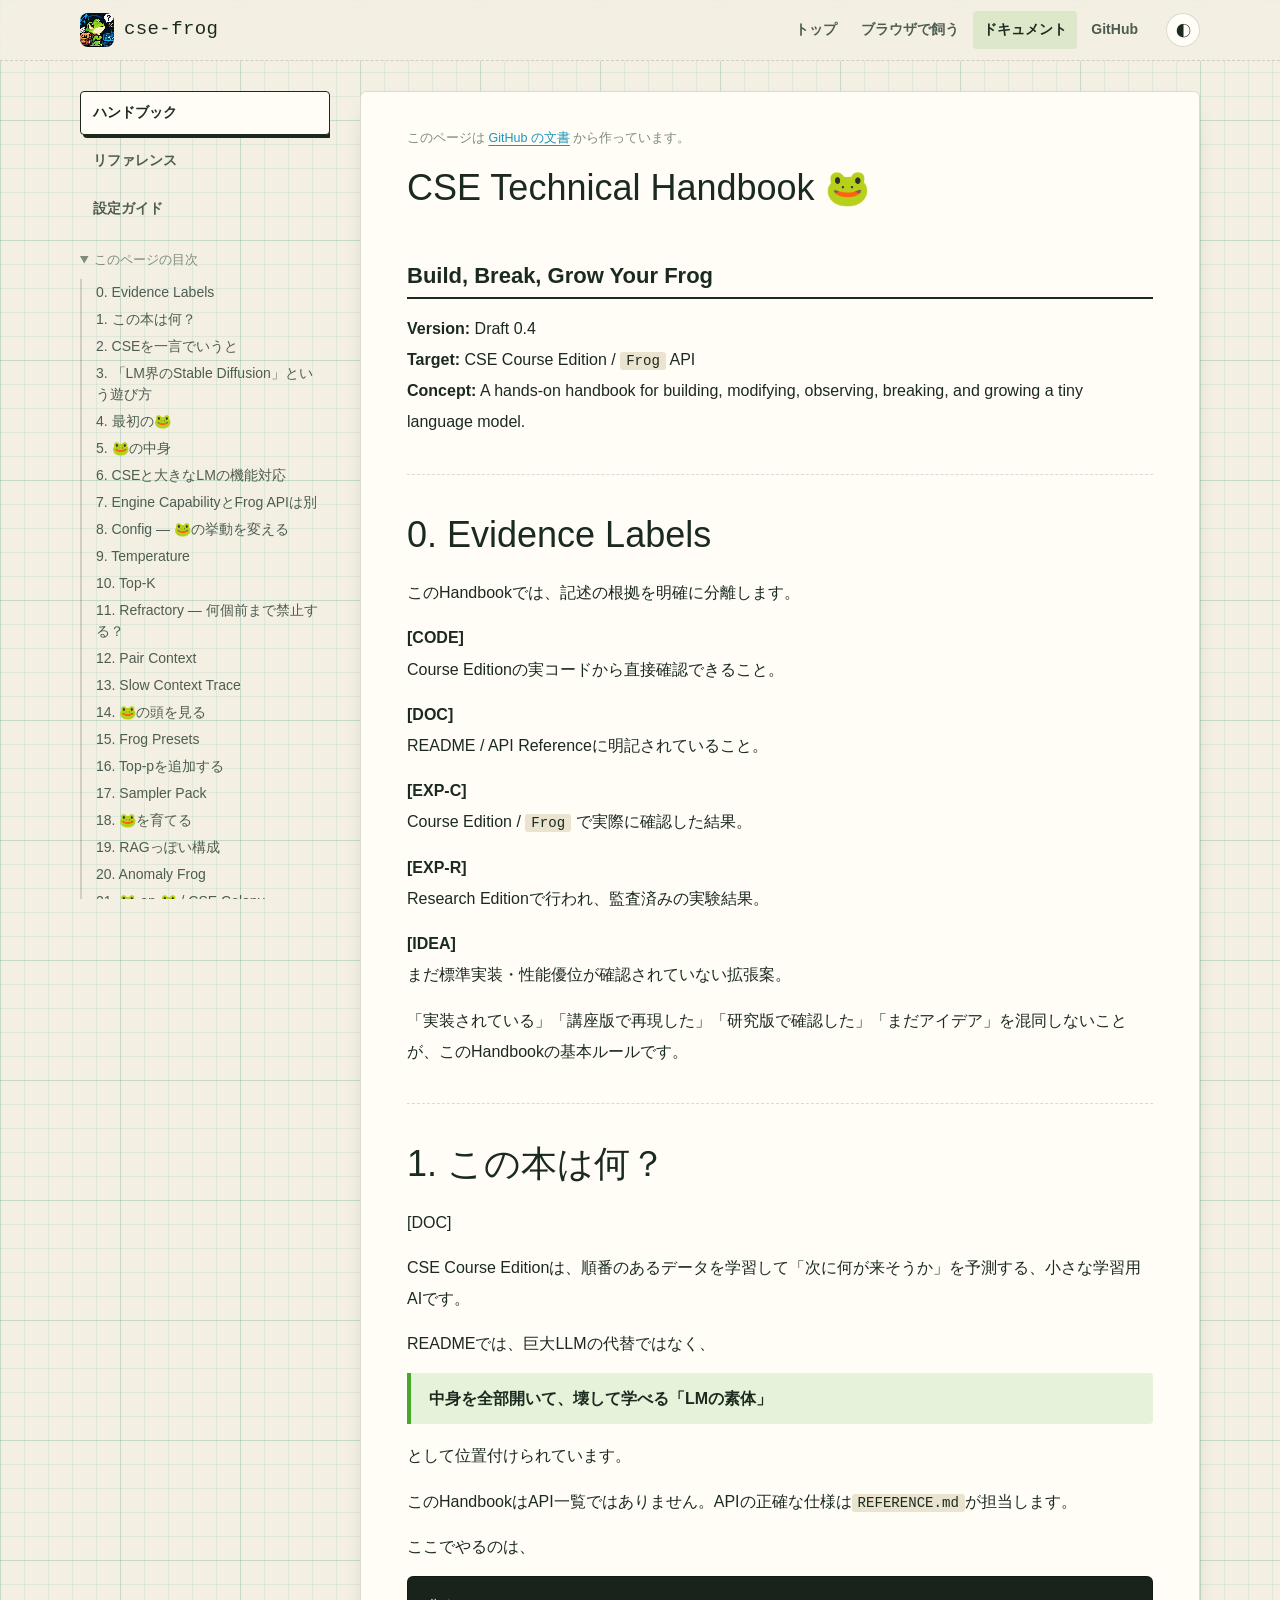
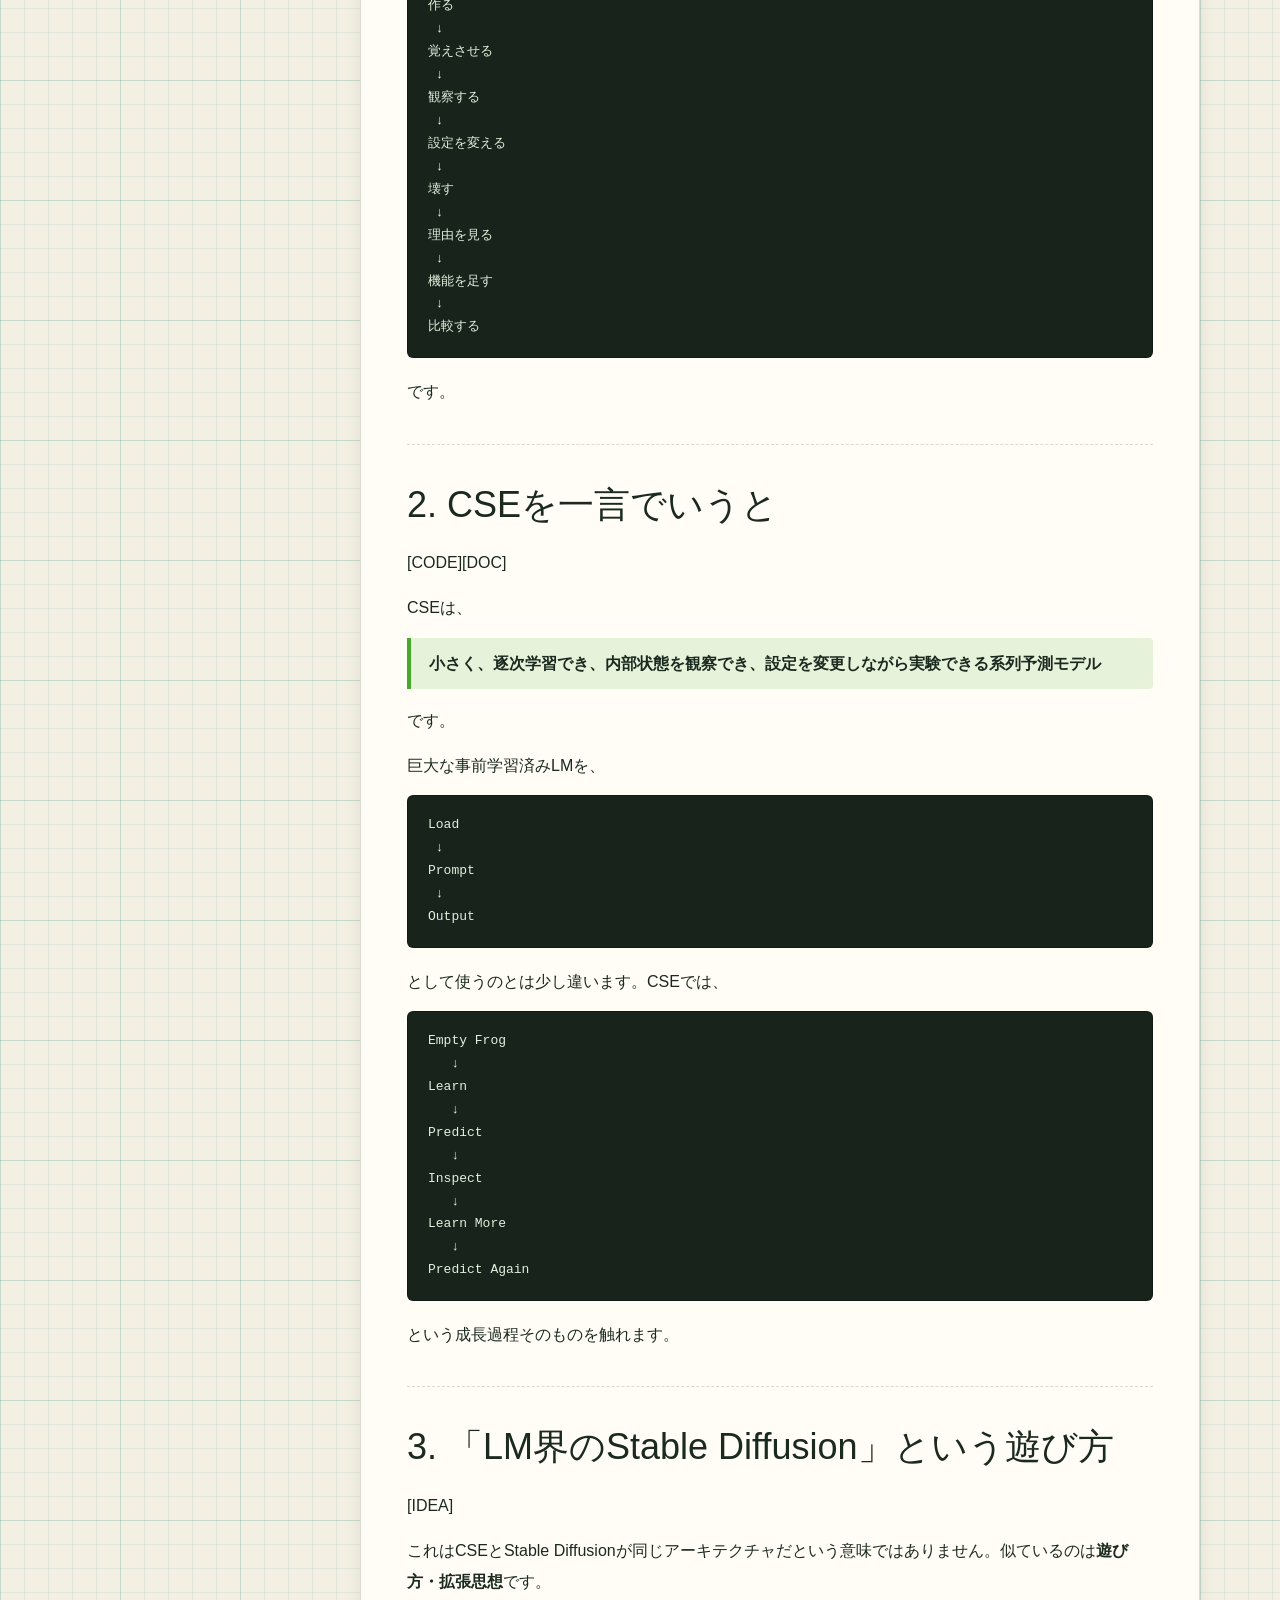
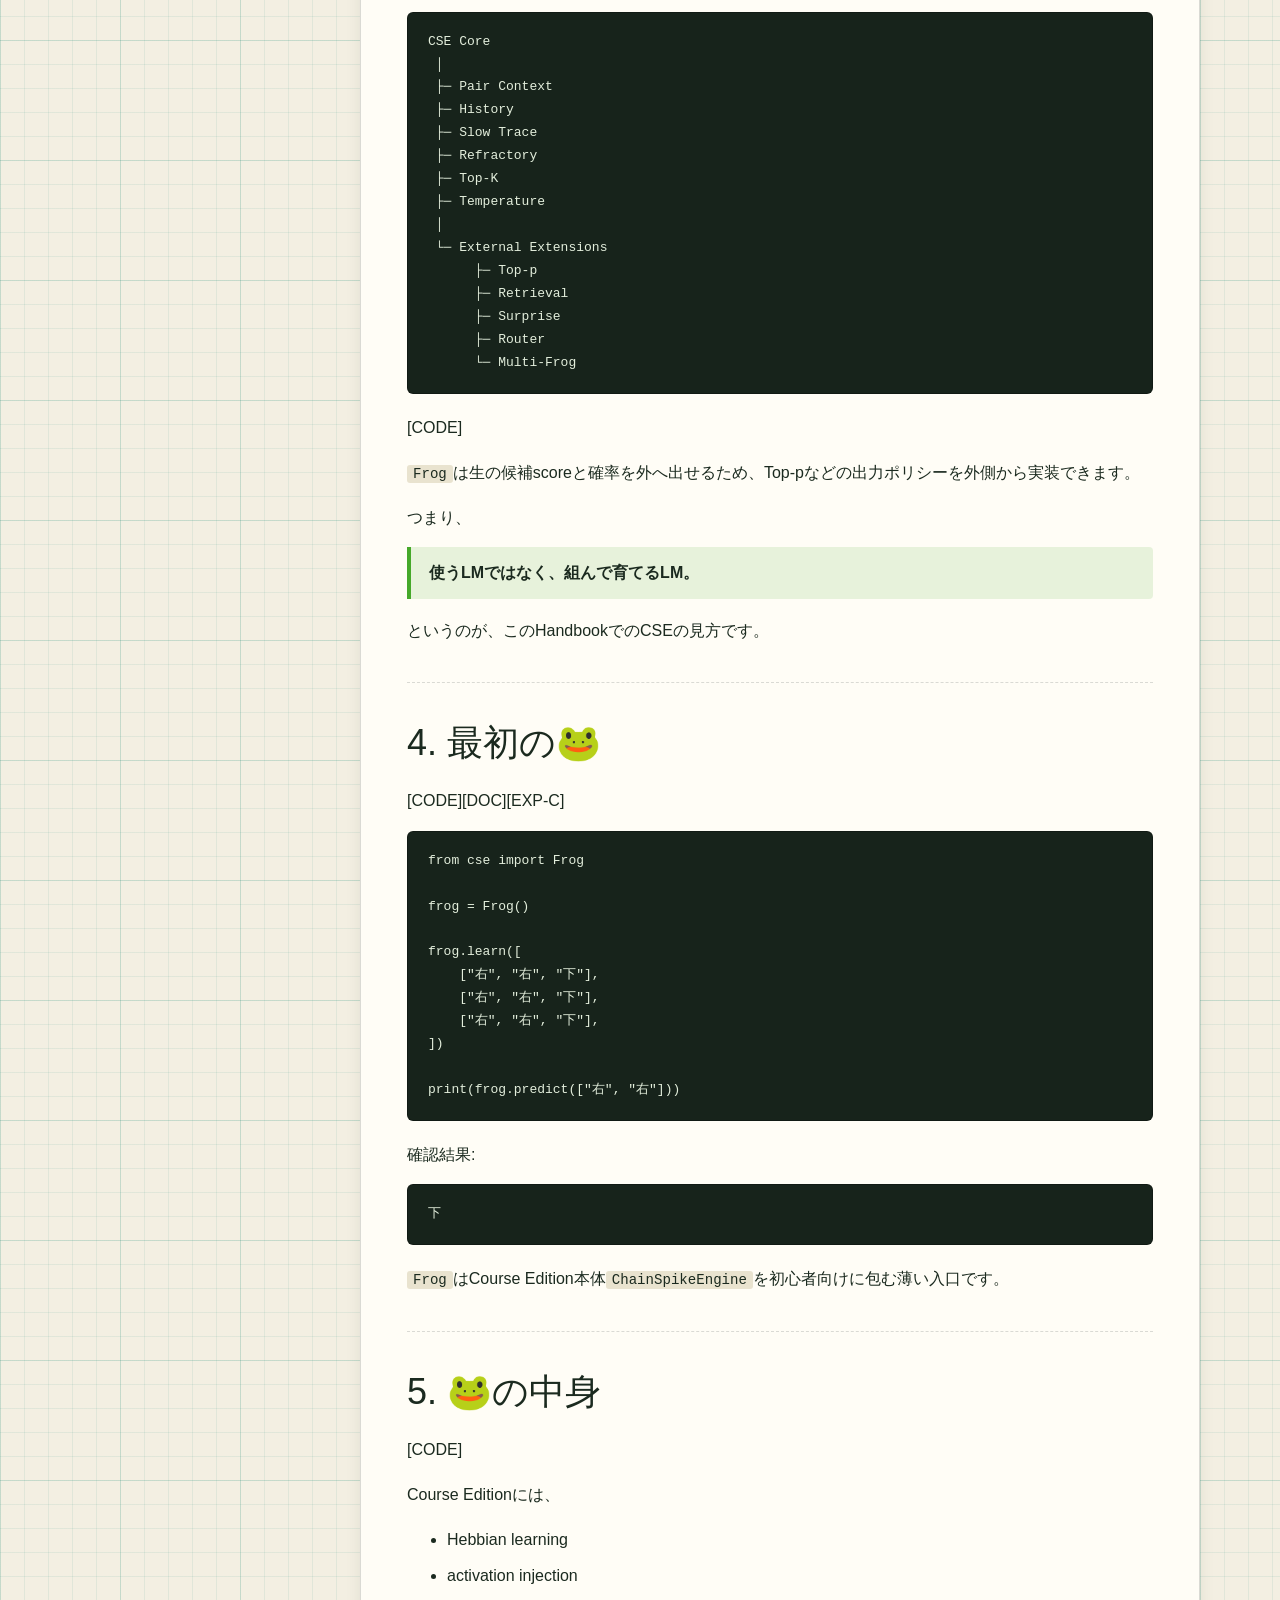
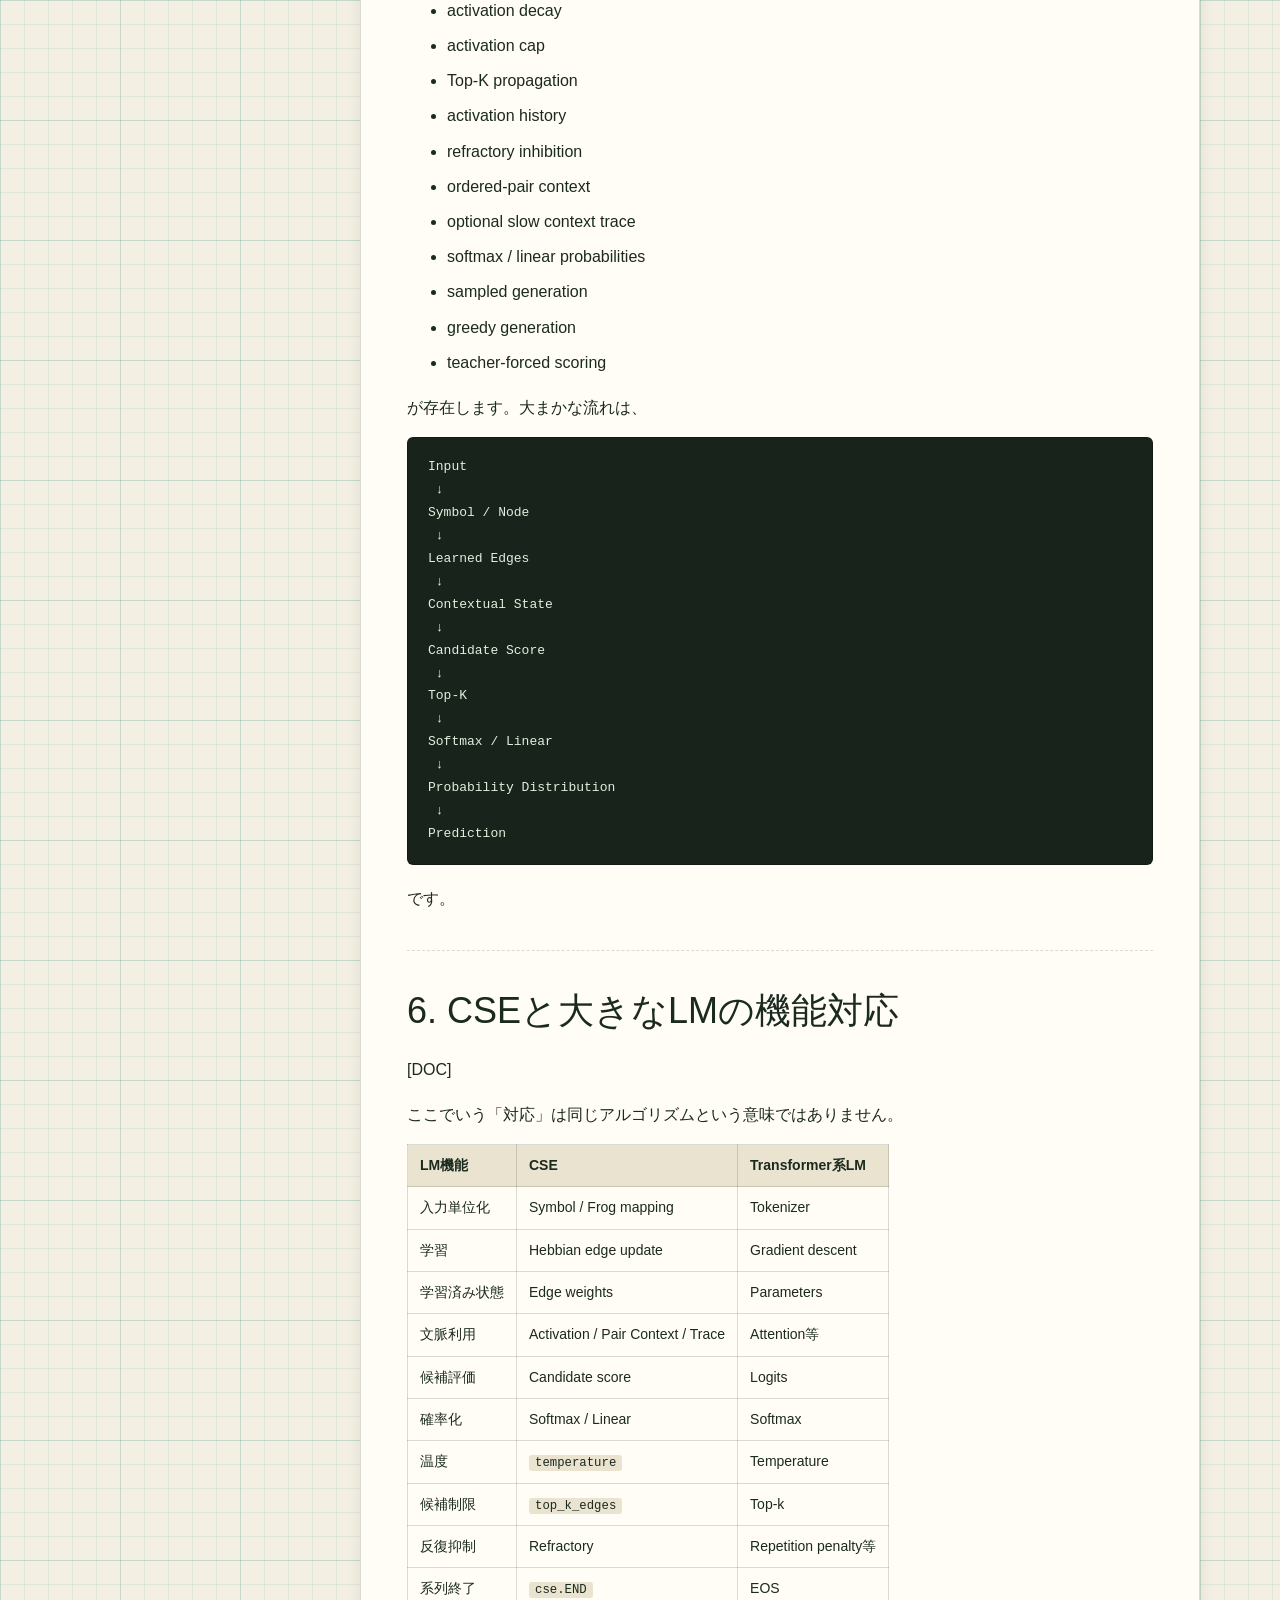
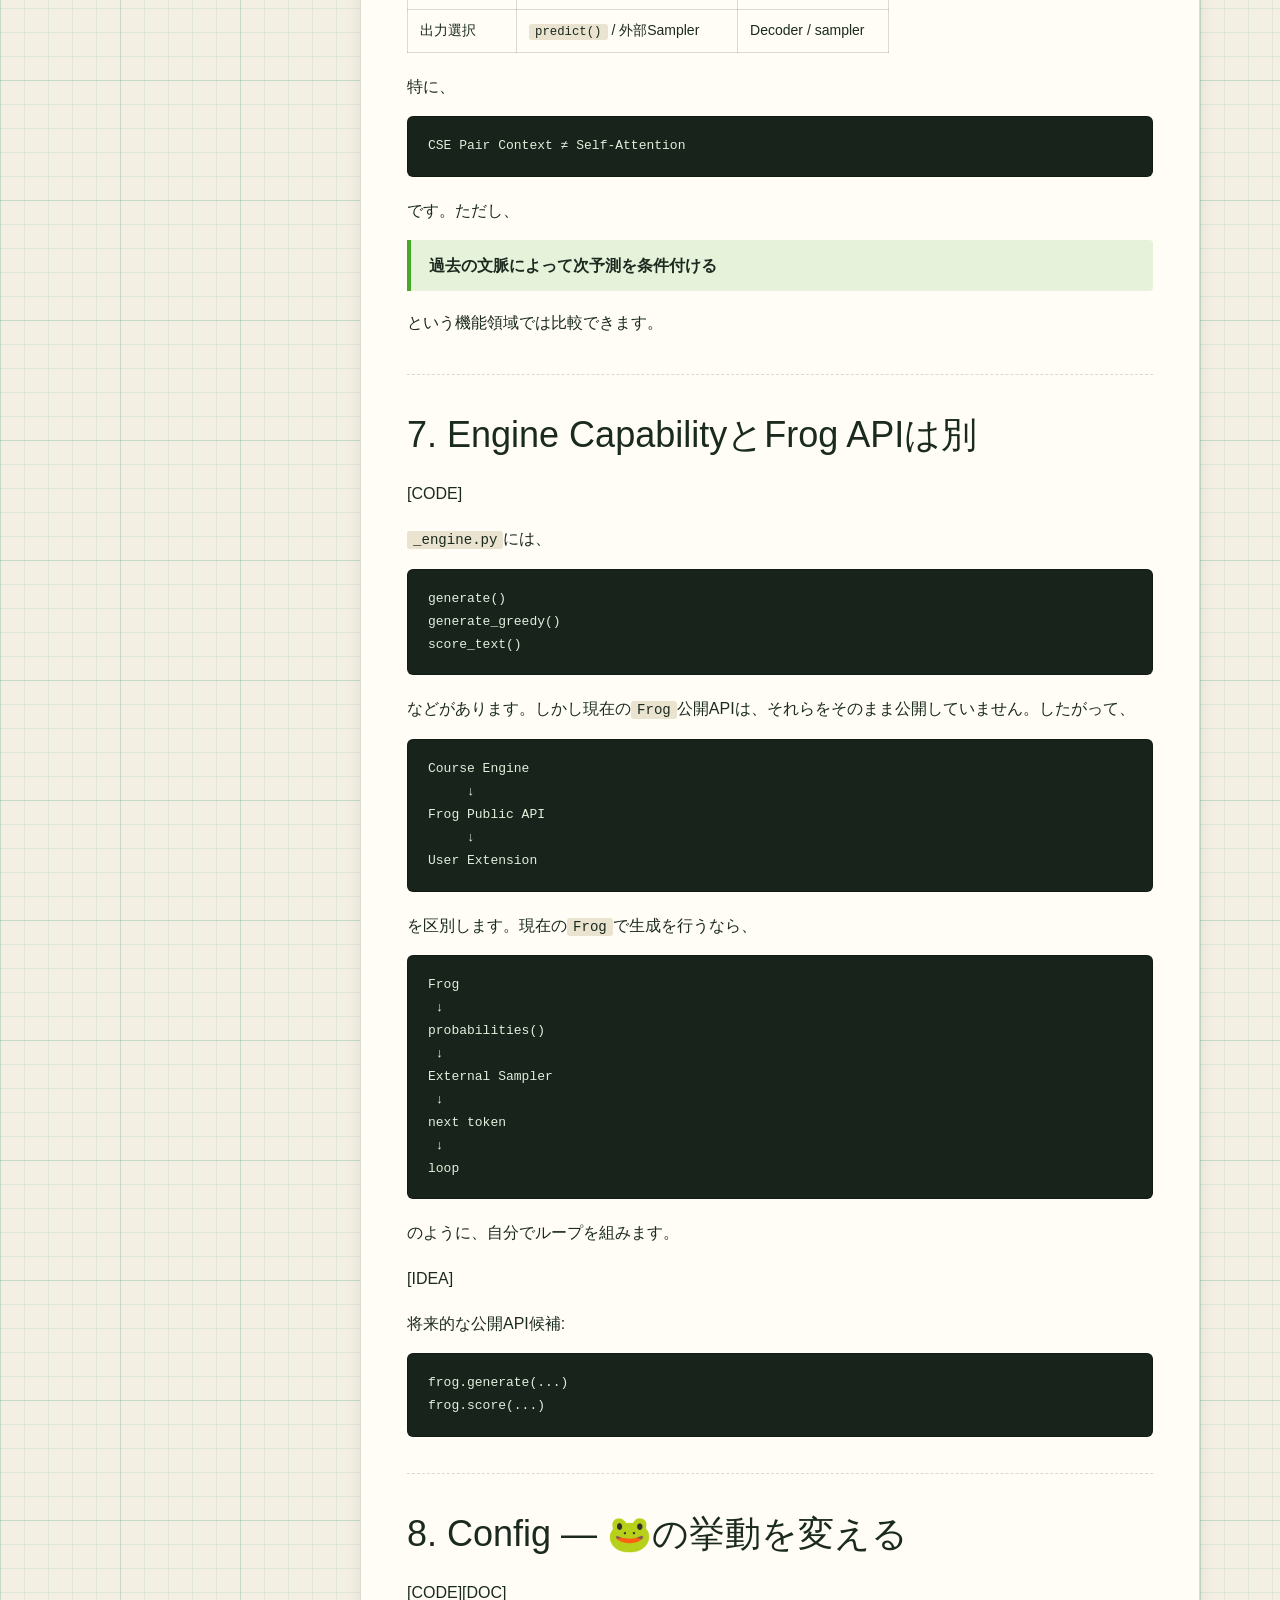
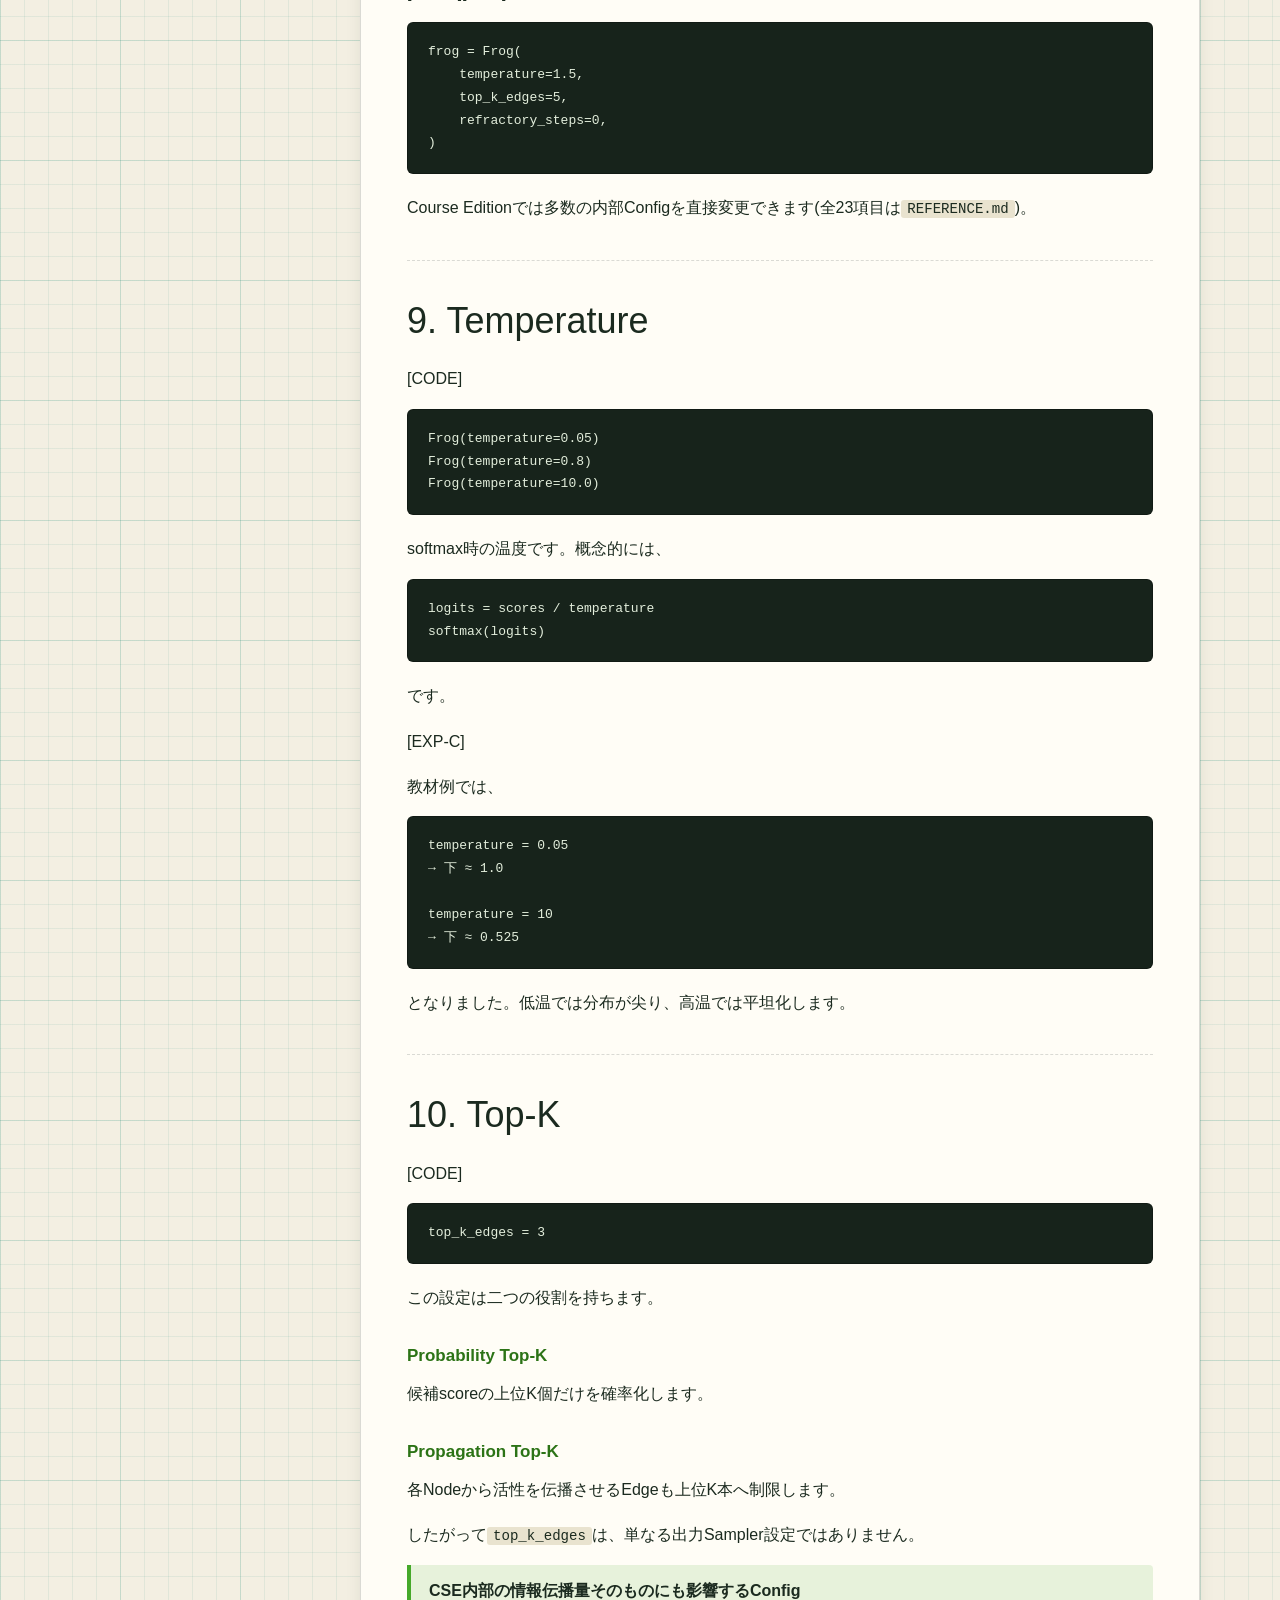
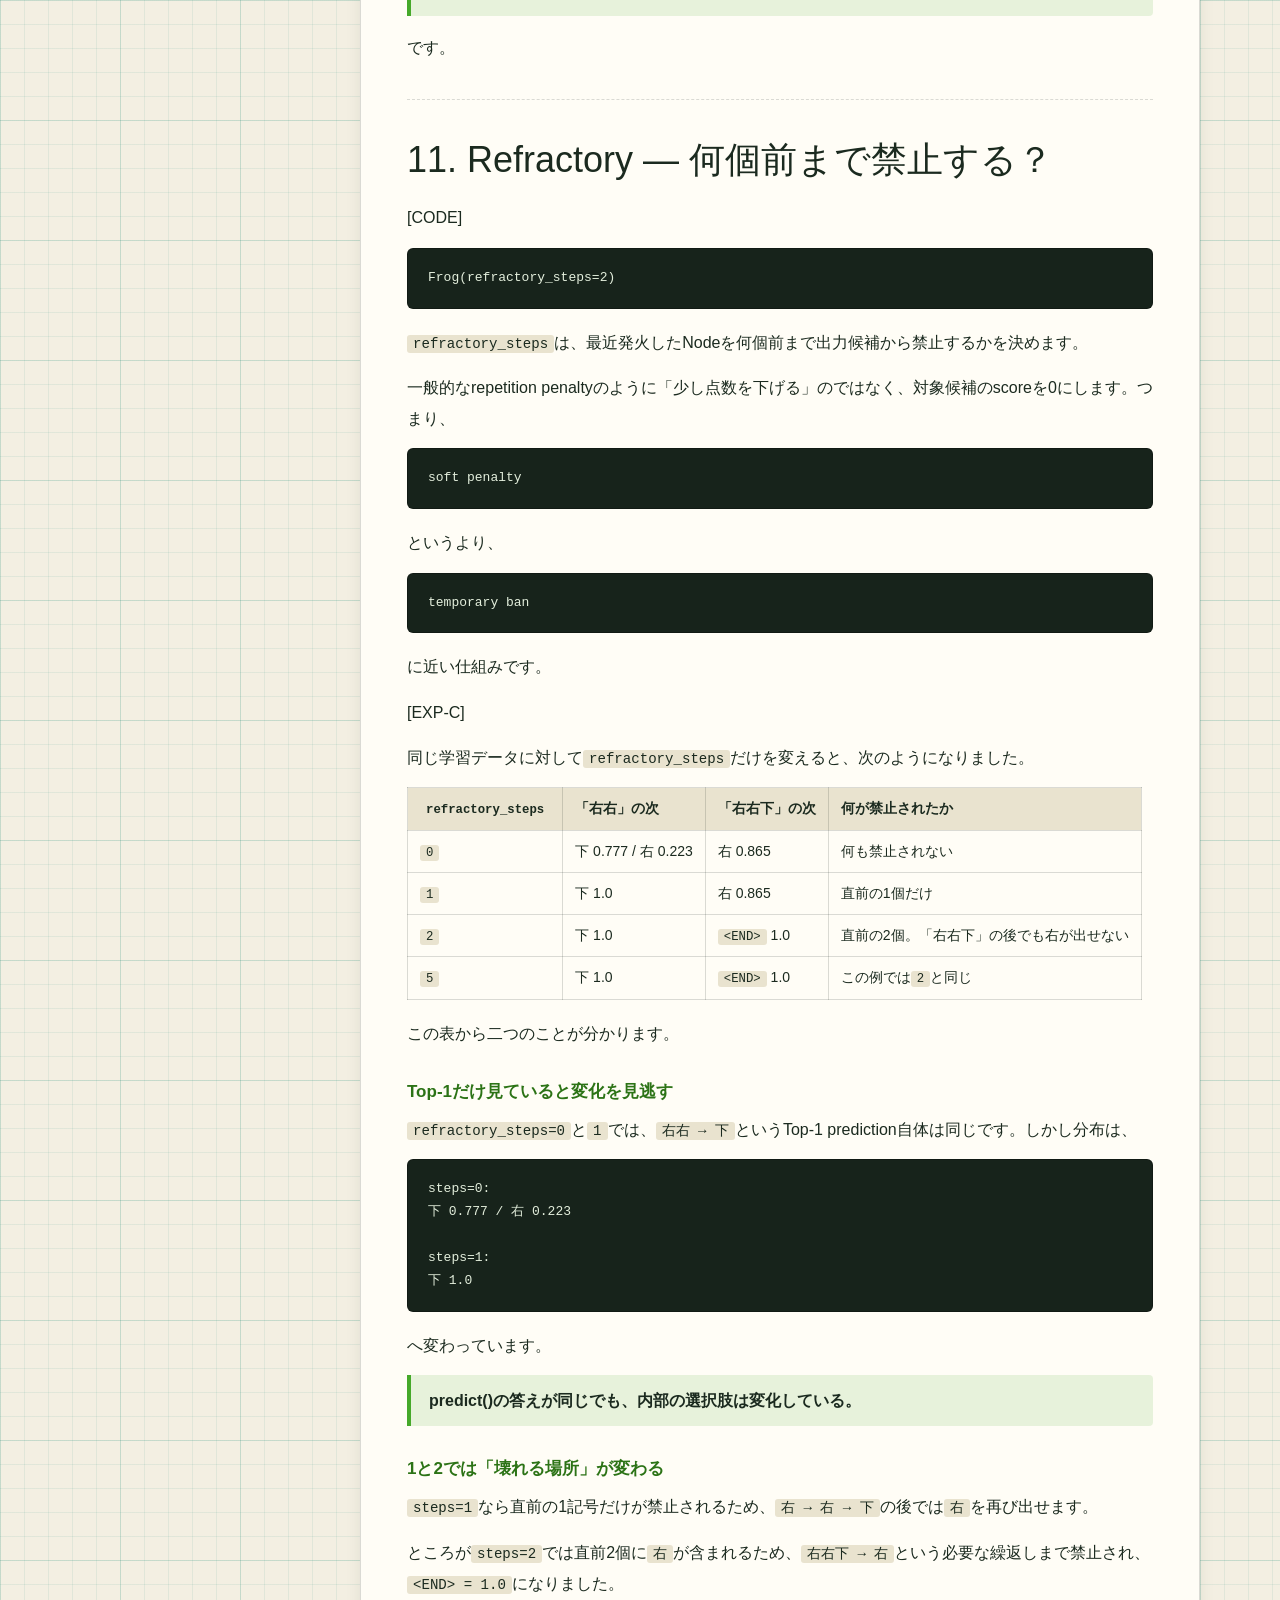
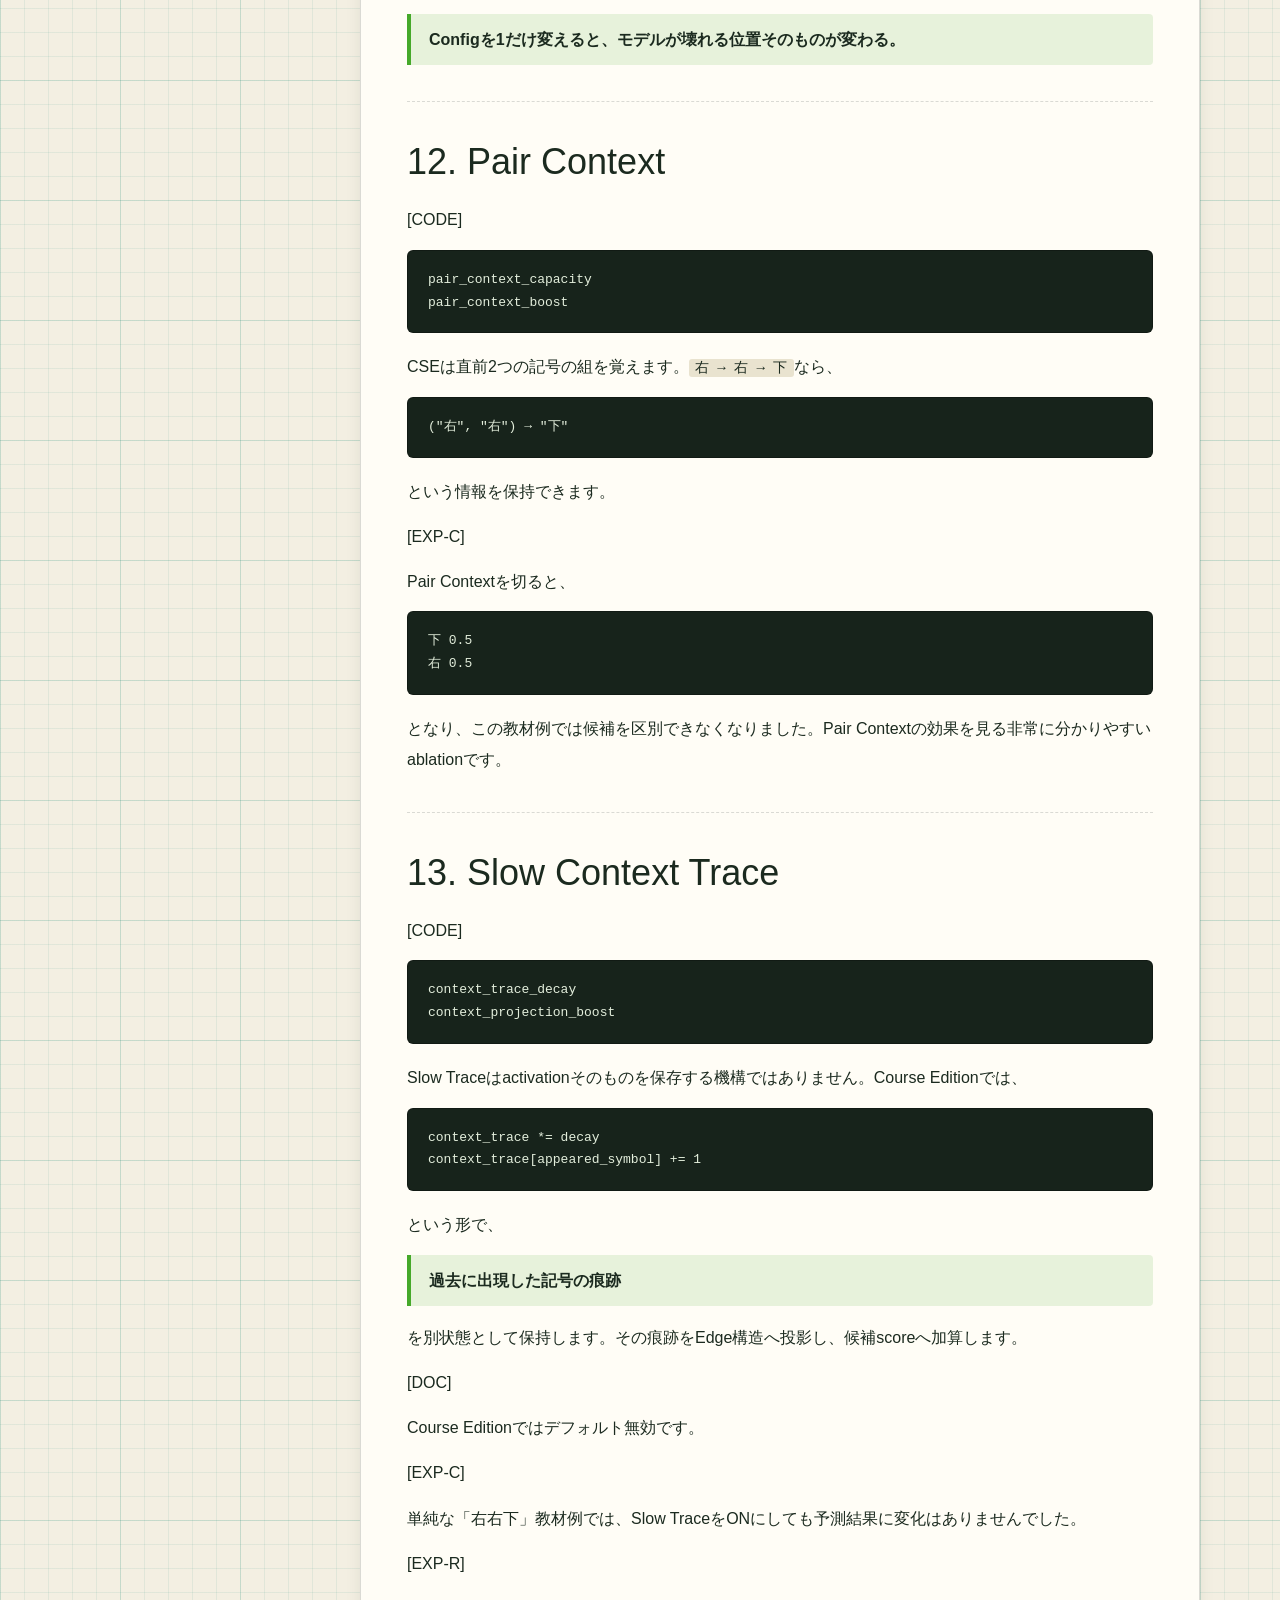
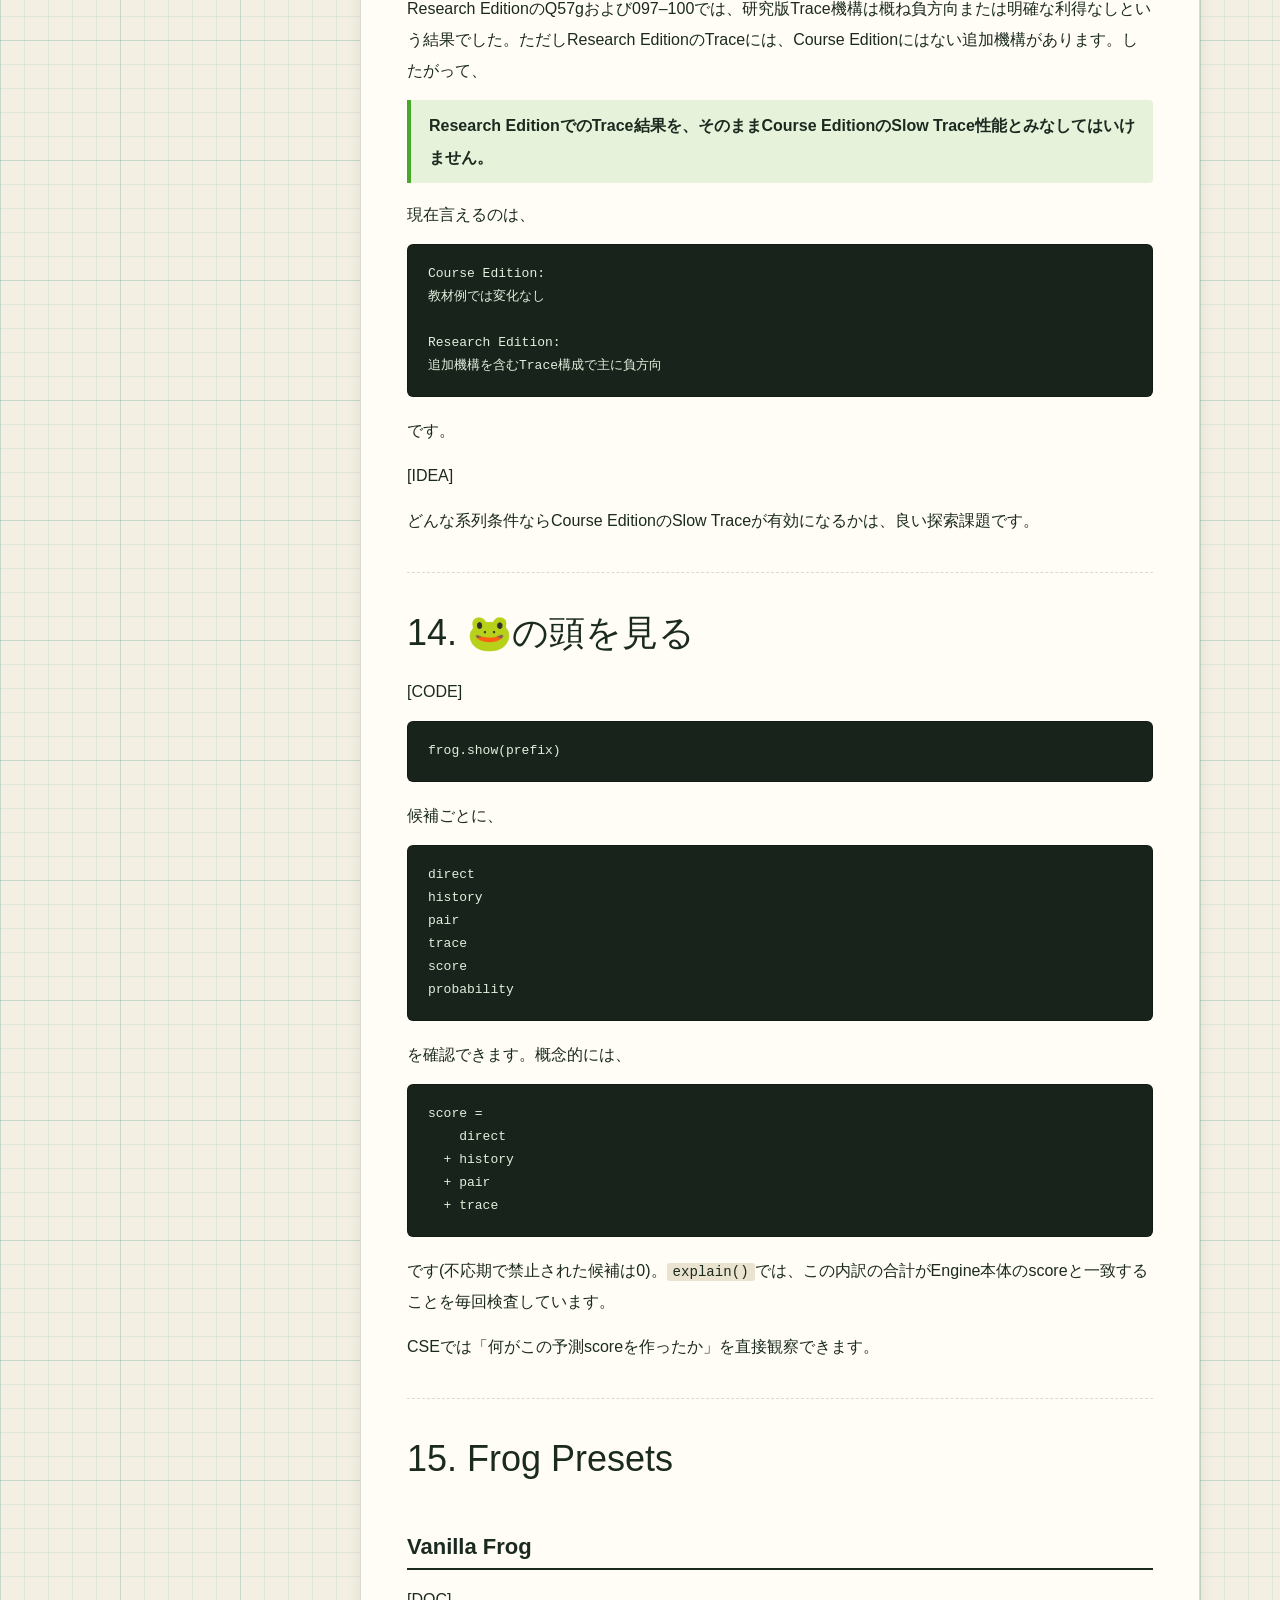
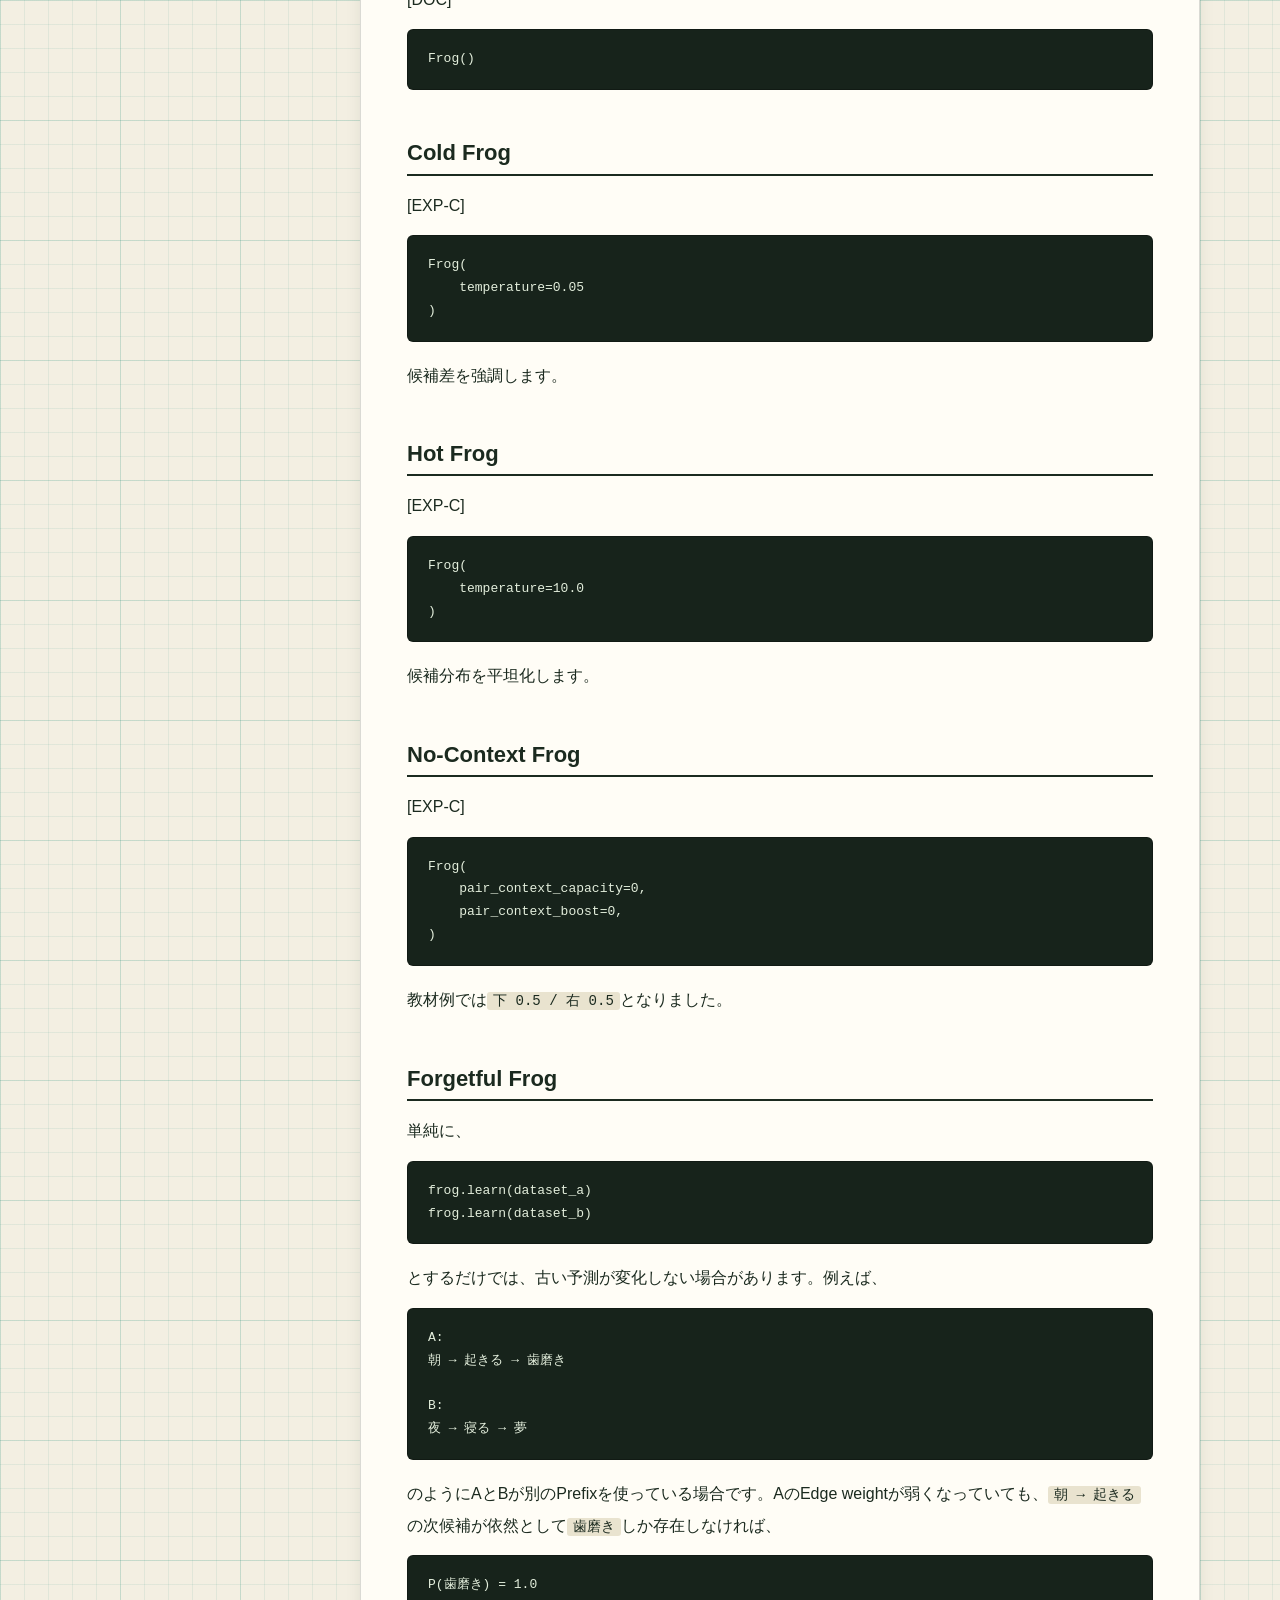
<file: docs/handbook.html>
<!doctype html>
<html lang="ja" class="no-js">
<head>
<meta charset="utf-8">
<meta name="viewport" content="width=device-width, initial-scale=1">
<title>ハンドブック — cse-frog</title>
<meta name="description" content="cse-frog ハンドブック：遊び方・壊し方・改造のしかた">
<meta http-equiv="Content-Security-Policy" content="default-src 'self'; script-src 'self'; style-src 'self' https://fonts.googleapis.com; font-src https://fonts.gstatic.com; img-src 'self' data: https://img.shields.io; connect-src 'self'; base-uri 'none'; form-action 'none'; object-src 'none'">
<meta name="referrer" content="strict-origin-when-cross-origin">
<meta property="og:title" content="ハンドブック — cse-frog">
<meta property="og:image" content="https://kagioneko.github.io/cse-frog/assets/og.png">
<link rel="icon" href="../assets/favicon.png" type="image/png">
<link rel="preconnect" href="https://fonts.googleapis.com">
<link rel="preconnect" href="https://fonts.gstatic.com" crossorigin>
<link rel="stylesheet" href="https://fonts.googleapis.com/css2?family=Dela+Gothic+One&family=DotGothic16&family=M+PLUS+1+Code:wght@400;700&family=Zen+Kaku+Gothic+New:wght@400;700&display=swap">
<link rel="stylesheet" href="../css/site.css">
<link rel="stylesheet" href="../css/docs.css">
<script src="../js/site.js"></script>
</head>
<body>

<header class="site-head">
  <div class="wrap">
    <a class="brand" href="../"><img src="../assets/pixel-icon.png" alt="" width="34" height="34"><b>cse-frog</b></a>
    <button class="nav-toggle" type="button" aria-expanded="false" aria-controls="nav">メニュー</button>
    <nav class="nav" id="nav" aria-label="サイト内">
      <a href="../">トップ</a>
      <a href="../play.html">ブラウザで飼う</a>
      <a href="handbook.html" aria-current="page">ドキュメント</a>
      <a href="https://github.com/kagioneko/cse-frog">GitHub</a>
    </nav>
    <button class="theme-btn" type="button" aria-label="明るさを切り替える" title="明るさを切り替える">◐</button>
  </div>
</header>

<div class="wrap doc-layout">
  <aside class="doc-side">
    <nav class="docnav" aria-label="ドキュメント"><a href="handbook.html" aria-current="page">ハンドブック</a>
<a href="reference.html">リファレンス</a>
<a href="config.html">設定ガイド</a></nav>
    <details class="toc" open>
      <summary>このページの目次</summary>
      <ol><li><a href="#0-evidence-labels">0. Evidence Labels</a></li>
<li><a href="#1-この本は何">1. この本は何？</a></li>
<li><a href="#2-cseを一言でいうと">2. CSEを一言でいうと</a></li>
<li><a href="#3-lm界のstable-diffusionという遊び方">3. 「LM界のStable Diffusion」という遊び方</a></li>
<li><a href="#4-最初の">4. 最初の🐸</a></li>
<li><a href="#5-の中身">5. 🐸の中身</a></li>
<li><a href="#6-cseと大きなlmの機能対応">6. CSEと大きなLMの機能対応</a></li>
<li><a href="#7-engine-capabilityとfrog-apiは別">7. Engine CapabilityとFrog APIは別</a></li>
<li><a href="#8-config--の挙動を変える">8. Config — 🐸の挙動を変える</a></li>
<li><a href="#9-temperature">9. Temperature</a></li>
<li><a href="#10-top-k">10. Top-K</a></li>
<li><a href="#11-refractory--何個前まで禁止する">11. Refractory — 何個前まで禁止する？</a></li>
<li><a href="#12-pair-context">12. Pair Context</a></li>
<li><a href="#13-slow-context-trace">13. Slow Context Trace</a></li>
<li><a href="#14-の頭を見る">14. 🐸の頭を見る</a></li>
<li><a href="#15-frog-presets">15. Frog Presets</a></li>
<li><a href="#16-top-pを追加する">16. Top-pを追加する</a></li>
<li><a href="#17-sampler-pack">17. Sampler Pack</a></li>
<li><a href="#18-を育てる">18. 🐸を育てる</a></li>
<li><a href="#19-ragっぽい構成">19. RAGっぽい構成</a></li>
<li><a href="#20-anomaly-frog">20. Anomaly Frog</a></li>
<li><a href="#21--on---cse-colony">21. 🐸 on 🐸 / CSE Colony</a></li>
<li><a href="#22-agent-frog">22. Agent Frog</a></li>
<li><a href="#23-cseが苦手なこと">23. CSEが苦手なこと</a></li>
<li><a href="#24-cseが面白いところ">24. CSEが面白いところ</a></li>
<li><a href="#25-失敗も結果">25. 失敗も結果</a></li>
<li><a href="#26-modding-tree">26. Modding Tree</a></li>
<li><a href="#27-recommended-experiments">27. Recommended Experiments</a></li>
<li><a href="#28-handbookの研究ルール">28. Handbookの研究ルール</a></li>
<li><a href="#29-cseの最終的な見方">29. CSEの最終的な見方</a></li>
<li><a href="#appendix-a--ドキュメントの役割">Appendix A — ドキュメントの役割</a></li>
<li><a href="#appendix-b--capability-status">Appendix B — Capability Status</a></li>
<li><a href="#closing">Closing</a></li></ol>
    </details>
  </aside>
  <main class="doc label-card">
    <p class="doc-src">このページは <a href="https://github.com/kagioneko/cse-frog/blob/main/docs/HANDBOOK.md">GitHub の文書</a> から作っています。</p>
<h1 id="cse-technical-handbook-">CSE Technical Handbook 🐸</h1>
<h2 id="build-break-grow-your-frog">Build, Break, Grow Your Frog</h2>
<p><strong>Version:</strong> Draft 0.4<br />
<strong>Target:</strong> CSE Course Edition / <code>Frog</code> API<br />
<strong>Concept:</strong> A hands-on handbook for building, modifying, observing, breaking, and growing a tiny language model.</p>
<hr />
<h1 id="0-evidence-labels">0. Evidence Labels</h1>
<p>このHandbookでは、記述の根拠を明確に分離します。</p>
<p><strong>[CODE]</strong><br />
Course Editionの実コードから直接確認できること。</p>
<p><strong>[DOC]</strong><br />
README / API Referenceに明記されていること。</p>
<p><strong>[EXP-C]</strong><br />
Course Edition / <code>Frog</code> で実際に確認した結果。</p>
<p><strong>[EXP-R]</strong><br />
Research Editionで行われ、監査済みの実験結果。</p>
<p><strong>[IDEA]</strong><br />
まだ標準実装・性能優位が確認されていない拡張案。</p>
<p>「実装されている」「講座版で再現した」「研究版で確認した」「まだアイデア」を混同しないことが、このHandbookの基本ルールです。</p>
<hr />
<h1 id="1-この本は何">1. この本は何？</h1>
<p>[DOC]</p>
<p>CSE Course Editionは、順番のあるデータを学習して「次に何が来そうか」を予測する、小さな学習用AIです。</p>
<p>READMEでは、巨大LLMの代替ではなく、</p>
<blockquote>
<p><strong>中身を全部開いて、壊して学べる「LMの素体」</strong></p>
</blockquote>
<p>として位置付けられています。</p>
<p>このHandbookはAPI一覧ではありません。APIの正確な仕様は<code>REFERENCE.md</code>が担当します。</p>
<p>ここでやるのは、</p>
<pre><code class="language-text">作る
 ↓
覚えさせる
 ↓
観察する
 ↓
設定を変える
 ↓
壊す
 ↓
理由を見る
 ↓
機能を足す
 ↓
比較する
</code></pre>
<p>です。</p>
<hr />
<h1 id="2-cseを一言でいうと">2. CSEを一言でいうと</h1>
<p>[CODE][DOC]</p>
<p>CSEは、</p>
<blockquote>
<p><strong>小さく、逐次学習でき、内部状態を観察でき、設定を変更しながら実験できる系列予測モデル</strong></p>
</blockquote>
<p>です。</p>
<p>巨大な事前学習済みLMを、</p>
<pre><code class="language-text">Load
 ↓
Prompt
 ↓
Output
</code></pre>
<p>として使うのとは少し違います。CSEでは、</p>
<pre><code class="language-text">Empty Frog
   ↓
Learn
   ↓
Predict
   ↓
Inspect
   ↓
Learn More
   ↓
Predict Again
</code></pre>
<p>という成長過程そのものを触れます。</p>
<hr />
<h1 id="3-lm界のstable-diffusionという遊び方">3. 「LM界のStable Diffusion」という遊び方</h1>
<p>[IDEA]</p>
<p>これはCSEとStable Diffusionが同じアーキテクチャだという意味ではありません。似ているのは<strong>遊び方・拡張思想</strong>です。</p>
<pre><code class="language-text">CSE Core
 │
 ├─ Pair Context
 ├─ History
 ├─ Slow Trace
 ├─ Refractory
 ├─ Top-K
 ├─ Temperature
 │
 └─ External Extensions
      ├─ Top-p
      ├─ Retrieval
      ├─ Surprise
      ├─ Router
      └─ Multi-Frog
</code></pre>
<p>[CODE]</p>
<p><code>Frog</code>は生の候補scoreと確率を外へ出せるため、Top-pなどの出力ポリシーを外側から実装できます。</p>
<p>つまり、</p>
<blockquote>
<p><strong>使うLMではなく、組んで育てるLM。</strong></p>
</blockquote>
<p>というのが、このHandbookでのCSEの見方です。</p>
<hr />
<h1 id="4-最初の">4. 最初の🐸</h1>
<p>[CODE][DOC][EXP-C]</p>
<pre><code class="language-python">from cse import Frog

frog = Frog()

frog.learn([
    [&quot;右&quot;, &quot;右&quot;, &quot;下&quot;],
    [&quot;右&quot;, &quot;右&quot;, &quot;下&quot;],
    [&quot;右&quot;, &quot;右&quot;, &quot;下&quot;],
])

print(frog.predict([&quot;右&quot;, &quot;右&quot;]))
</code></pre>
<p>確認結果:</p>
<pre><code class="language-text">下
</code></pre>
<p><code>Frog</code>はCourse Edition本体<code>ChainSpikeEngine</code>を初心者向けに包む薄い入口です。</p>
<hr />
<h1 id="5-の中身">5. 🐸の中身</h1>
<p>[CODE]</p>
<p>Course Editionには、</p>
<ul>
<li>Hebbian learning</li>
<li>activation injection</li>
<li>activation decay</li>
<li>activation cap</li>
<li>Top-K propagation</li>
<li>activation history</li>
<li>refractory inhibition</li>
<li>ordered-pair context</li>
<li>optional slow context trace</li>
<li>softmax / linear probabilities</li>
<li>sampled generation</li>
<li>greedy generation</li>
<li>teacher-forced scoring</li>
</ul>
<p>が存在します。大まかな流れは、</p>
<pre><code class="language-text">Input
 ↓
Symbol / Node
 ↓
Learned Edges
 ↓
Contextual State
 ↓
Candidate Score
 ↓
Top-K
 ↓
Softmax / Linear
 ↓
Probability Distribution
 ↓
Prediction
</code></pre>
<p>です。</p>
<hr />
<h1 id="6-cseと大きなlmの機能対応">6. CSEと大きなLMの機能対応</h1>
<p>[DOC]</p>
<p>ここでいう「対応」は同じアルゴリズムという意味ではありません。</p>
<table>
<thead>
<tr>
<th>LM機能</th>
<th>CSE</th>
<th>Transformer系LM</th>
</tr>
</thead>
<tbody>
<tr>
<td>入力単位化</td>
<td>Symbol / Frog mapping</td>
<td>Tokenizer</td>
</tr>
<tr>
<td>学習</td>
<td>Hebbian edge update</td>
<td>Gradient descent</td>
</tr>
<tr>
<td>学習済み状態</td>
<td>Edge weights</td>
<td>Parameters</td>
</tr>
<tr>
<td>文脈利用</td>
<td>Activation / Pair Context / Trace</td>
<td>Attention等</td>
</tr>
<tr>
<td>候補評価</td>
<td>Candidate score</td>
<td>Logits</td>
</tr>
<tr>
<td>確率化</td>
<td>Softmax / Linear</td>
<td>Softmax</td>
</tr>
<tr>
<td>温度</td>
<td><code>temperature</code></td>
<td>Temperature</td>
</tr>
<tr>
<td>候補制限</td>
<td><code>top_k_edges</code></td>
<td>Top-k</td>
</tr>
<tr>
<td>反復抑制</td>
<td>Refractory</td>
<td>Repetition penalty等</td>
</tr>
<tr>
<td>系列終了</td>
<td><code>cse.END</code></td>
<td>EOS</td>
</tr>
<tr>
<td>出力選択</td>
<td><code>predict()</code> / 外部Sampler</td>
<td>Decoder / sampler</td>
</tr>
</tbody>
</table>
<p>特に、</p>
<pre><code class="language-text">CSE Pair Context ≠ Self-Attention
</code></pre>
<p>です。ただし、</p>
<blockquote>
<p><strong>過去の文脈によって次予測を条件付ける</strong></p>
</blockquote>
<p>という機能領域では比較できます。</p>
<hr />
<h1 id="7-engine-capabilityとfrog-apiは別">7. Engine CapabilityとFrog APIは別</h1>
<p>[CODE]</p>
<p><code>_engine.py</code>には、</p>
<pre><code class="language-text">generate()
generate_greedy()
score_text()
</code></pre>
<p>などがあります。しかし現在の<code>Frog</code>公開APIは、それらをそのまま公開していません。したがって、</p>
<pre><code class="language-text">Course Engine
     ↓
Frog Public API
     ↓
User Extension
</code></pre>
<p>を区別します。現在の<code>Frog</code>で生成を行うなら、</p>
<pre><code class="language-text">Frog
 ↓
probabilities()
 ↓
External Sampler
 ↓
next token
 ↓
loop
</code></pre>
<p>のように、自分でループを組みます。</p>
<p>[IDEA]</p>
<p>将来的な公開API候補:</p>
<pre><code class="language-python">frog.generate(...)
frog.score(...)
</code></pre>
<hr />
<h1 id="8-config--の挙動を変える">8. Config — 🐸の挙動を変える</h1>
<p>[CODE][DOC]</p>
<pre><code class="language-python">frog = Frog(
    temperature=1.5,
    top_k_edges=5,
    refractory_steps=0,
)
</code></pre>
<p>Course Editionでは多数の内部Configを直接変更できます(全23項目は<code>REFERENCE.md</code>)。</p>
<hr />
<h1 id="9-temperature">9. Temperature</h1>
<p>[CODE]</p>
<pre><code class="language-python">Frog(temperature=0.05)
Frog(temperature=0.8)
Frog(temperature=10.0)
</code></pre>
<p>softmax時の温度です。概念的には、</p>
<pre><code class="language-text">logits = scores / temperature
softmax(logits)
</code></pre>
<p>です。</p>
<p>[EXP-C]</p>
<p>教材例では、</p>
<pre><code class="language-text">temperature = 0.05
→ 下 ≈ 1.0

temperature = 10
→ 下 ≈ 0.525
</code></pre>
<p>となりました。低温では分布が尖り、高温では平坦化します。</p>
<hr />
<h1 id="10-top-k">10. Top-K</h1>
<p>[CODE]</p>
<pre><code class="language-python">top_k_edges = 3
</code></pre>
<p>この設定は二つの役割を持ちます。</p>
<h3 id="probability-top-k">Probability Top-K</h3>
<p>候補scoreの上位K個だけを確率化します。</p>
<h3 id="propagation-top-k">Propagation Top-K</h3>
<p>各Nodeから活性を伝播させるEdgeも上位K本へ制限します。</p>
<p>したがって<code>top_k_edges</code>は、単なる出力Sampler設定ではありません。</p>
<blockquote>
<p><strong>CSE内部の情報伝播量そのものにも影響するConfig</strong></p>
</blockquote>
<p>です。</p>
<hr />
<h1 id="11-refractory--何個前まで禁止する">11. Refractory — 何個前まで禁止する？</h1>
<p>[CODE]</p>
<pre><code class="language-python">Frog(refractory_steps=2)
</code></pre>
<p><code>refractory_steps</code>は、最近発火したNodeを何個前まで出力候補から禁止するかを決めます。</p>
<p>一般的なrepetition penaltyのように「少し点数を下げる」のではなく、対象候補のscoreを0にします。つまり、</p>
<pre><code class="language-text">soft penalty
</code></pre>
<p>というより、</p>
<pre><code class="language-text">temporary ban
</code></pre>
<p>に近い仕組みです。</p>
<p>[EXP-C]</p>
<p>同じ学習データに対して<code>refractory_steps</code>だけを変えると、次のようになりました。</p>
<table>
<thead>
<tr>
<th style="text-align: right;"><code>refractory_steps</code></th>
<th>「右右」の次</th>
<th>「右右下」の次</th>
<th>何が禁止されたか</th>
</tr>
</thead>
<tbody>
<tr>
<td style="text-align: right;"><code>0</code></td>
<td>下 0.777 / 右 0.223</td>
<td>右 0.865</td>
<td>何も禁止されない</td>
</tr>
<tr>
<td style="text-align: right;"><code>1</code></td>
<td>下 1.0</td>
<td>右 0.865</td>
<td>直前の1個だけ</td>
</tr>
<tr>
<td style="text-align: right;"><code>2</code></td>
<td>下 1.0</td>
<td><code>&lt;END&gt;</code> 1.0</td>
<td>直前の2個。「右右下」の後でも右が出せない</td>
</tr>
<tr>
<td style="text-align: right;"><code>5</code></td>
<td>下 1.0</td>
<td><code>&lt;END&gt;</code> 1.0</td>
<td>この例では<code>2</code>と同じ</td>
</tr>
</tbody>
</table>
<p>この表から二つのことが分かります。</p>
<h3 id="top-1だけ見ていると変化を見逃す">Top-1だけ見ていると変化を見逃す</h3>
<p><code>refractory_steps=0</code>と<code>1</code>では、<code>右右 → 下</code>というTop-1 prediction自体は同じです。しかし分布は、</p>
<pre><code class="language-text">steps=0:
下 0.777 / 右 0.223

steps=1:
下 1.0
</code></pre>
<p>へ変わっています。</p>
<blockquote>
<p><strong>predict()の答えが同じでも、内部の選択肢は変化している。</strong></p>
</blockquote>
<h3 id="1と2では壊れる場所が変わる">1と2では「壊れる場所」が変わる</h3>
<p><code>steps=1</code>なら直前の1記号だけが禁止されるため、<code>右 → 右 → 下</code>の後では<code>右</code>を再び出せます。</p>
<p>ところが<code>steps=2</code>では直前2個に<code>右</code>が含まれるため、<code>右右下 → 右</code>という必要な繰返しまで禁止され、<code>&lt;END&gt; = 1.0</code>になりました。</p>
<blockquote>
<p><strong>Configを1だけ変えると、モデルが壊れる位置そのものが変わる。</strong></p>
</blockquote>
<hr />
<h1 id="12-pair-context">12. Pair Context</h1>
<p>[CODE]</p>
<pre><code class="language-text">pair_context_capacity
pair_context_boost
</code></pre>
<p>CSEは直前2つの記号の組を覚えます。<code>右 → 右 → 下</code>なら、</p>
<pre><code class="language-text">(&quot;右&quot;, &quot;右&quot;) → &quot;下&quot;
</code></pre>
<p>という情報を保持できます。</p>
<p>[EXP-C]</p>
<p>Pair Contextを切ると、</p>
<pre><code class="language-text">下 0.5
右 0.5
</code></pre>
<p>となり、この教材例では候補を区別できなくなりました。Pair Contextの効果を見る非常に分かりやすいablationです。</p>
<hr />
<h1 id="13-slow-context-trace">13. Slow Context Trace</h1>
<p>[CODE]</p>
<pre><code class="language-text">context_trace_decay
context_projection_boost
</code></pre>
<p>Slow Traceはactivationそのものを保存する機構ではありません。Course Editionでは、</p>
<pre><code class="language-text">context_trace *= decay
context_trace[appeared_symbol] += 1
</code></pre>
<p>という形で、</p>
<blockquote>
<p><strong>過去に出現した記号の痕跡</strong></p>
</blockquote>
<p>を別状態として保持します。その痕跡をEdge構造へ投影し、候補scoreへ加算します。</p>
<p>[DOC]</p>
<p>Course Editionではデフォルト無効です。</p>
<p>[EXP-C]</p>
<p>単純な「右右下」教材例では、Slow TraceをONにしても予測結果に変化はありませんでした。</p>
<p>[EXP-R]</p>
<p>Research EditionのQ57gおよび097–100では、研究版Trace機構は概ね負方向または明確な利得なしという結果でした。ただしResearch EditionのTraceには、Course Editionにはない追加機構があります。したがって、</p>
<blockquote>
<p><strong>Research EditionでのTrace結果を、そのままCourse EditionのSlow Trace性能とみなしてはいけません。</strong></p>
</blockquote>
<p>現在言えるのは、</p>
<pre><code class="language-text">Course Edition:
教材例では変化なし

Research Edition:
追加機構を含むTrace構成で主に負方向
</code></pre>
<p>です。</p>
<p>[IDEA]</p>
<p>どんな系列条件ならCourse EditionのSlow Traceが有効になるかは、良い探索課題です。</p>
<hr />
<h1 id="14-の頭を見る">14. 🐸の頭を見る</h1>
<p>[CODE]</p>
<pre><code class="language-python">frog.show(prefix)
</code></pre>
<p>候補ごとに、</p>
<pre><code class="language-text">direct
history
pair
trace
score
probability
</code></pre>
<p>を確認できます。概念的には、</p>
<pre><code class="language-text">score =
    direct
  + history
  + pair
  + trace
</code></pre>
<p>です(不応期で禁止された候補は0)。<code>explain()</code>では、この内訳の合計がEngine本体のscoreと一致することを毎回検査しています。</p>
<p>CSEでは「何がこの予測scoreを作ったか」を直接観察できます。</p>
<hr />
<h1 id="15-frog-presets">15. Frog Presets</h1>
<h2 id="vanilla-frog">Vanilla Frog</h2>
<p>[DOC]</p>
<pre><code class="language-python">Frog()
</code></pre>
<h2 id="cold-frog">Cold Frog</h2>
<p>[EXP-C]</p>
<pre><code class="language-python">Frog(
    temperature=0.05
)
</code></pre>
<p>候補差を強調します。</p>
<h2 id="hot-frog">Hot Frog</h2>
<p>[EXP-C]</p>
<pre><code class="language-python">Frog(
    temperature=10.0
)
</code></pre>
<p>候補分布を平坦化します。</p>
<h2 id="no-context-frog">No-Context Frog</h2>
<p>[EXP-C]</p>
<pre><code class="language-python">Frog(
    pair_context_capacity=0,
    pair_context_boost=0,
)
</code></pre>
<p>教材例では<code>下 0.5 / 右 0.5</code>となりました。</p>
<h2 id="forgetful-frog">Forgetful Frog</h2>
<p>単純に、</p>
<pre><code class="language-python">frog.learn(dataset_a)
frog.learn(dataset_b)
</code></pre>
<p>とするだけでは、古い予測が変化しない場合があります。例えば、</p>
<pre><code class="language-text">A:
朝 → 起きる → 歯磨き

B:
夜 → 寝る → 夢
</code></pre>
<p>のようにAとBが別のPrefixを使っている場合です。AのEdge weightが弱くなっていても、<code>朝 → 起きる</code>の次候補が依然として<code>歯磨き</code>しか存在しなければ、</p>
<pre><code class="language-text">P(歯磨き) = 1.0
</code></pre>
<p>のままです。</p>
<blockquote>
<p><strong>重みが弱くなることと、正規化後の確率が変わることは同じではありません。</strong></p>
</blockquote>
<p>忘却を観察するには、同じPrefixから別のContinuationを競合させます。</p>
<p>[EXP-C]</p>
<pre><code class="language-python">from cse import Frog

A = [[&quot;朝&quot;, &quot;起きる&quot;, &quot;歯磨き&quot;] * 4]
B = [[&quot;朝&quot;, &quot;起きる&quot;, &quot;二度寝&quot;] * 4]

frog = Frog(weight_decay=0.99)

frog.learn(A, epochs=10)
frog.learn(B, epochs=3)

print(frog.top([&quot;朝&quot;, &quot;起きる&quot;]))
</code></pre>
<p>確認された結果:</p>
<table>
<thead>
<tr>
<th><code>weight_decay</code></th>
<th>Bを3epoch追加後</th>
</tr>
</thead>
<tbody>
<tr>
<td><code>1.0</code></td>
<td>歯磨き ≈ 0.985</td>
</tr>
<tr>
<td><code>0.9995</code></td>
<td>歯磨き ≈ 0.981</td>
</tr>
<tr>
<td><code>0.99</code></td>
<td>歯磨き ≈ 0.79 / 二度寝 ≈ 0.21</td>
</tr>
</tbody>
</table>
<p>さらにraw scoreでは、古い候補の絶対scoreも<code>3.26 → 2.29</code>へ低下しました(<code>weight_decay=0.99</code>)。</p>
<blockquote>
<p><strong>忘却は「重みが減った」だけでは出力に見えない。競合候補が現れたとき、初めて確率分布上に見えやすくなる。</strong></p>
</blockquote>
<h2 id="trace-frog">Trace Frog</h2>
<p>[CODE]</p>
<pre><code class="language-python">Frog(
    context_trace_decay=0.8,
    context_projection_boost=0.5,
)
</code></pre>
<p>[EXP-C]</p>
<p>単純な教材系列では結果が変わらない場合があります。</p>
<blockquote>
<p><strong>機構を有効化したことと、そのDatasetで役立ったことは別です。</strong></p>
</blockquote>
<hr />
<h1 id="16-top-pを追加する">16. Top-pを追加する</h1>
<p>[CODE][DOC]</p>
<pre><code class="language-python">frog.scores(...)
frog.probabilities(...)
</code></pre>
<p>を使えばSamplerを外部実装できます。</p>
<pre><code class="language-python">import random

def top_p(frog, prefix, p=0.9):
    items = sorted(
        frog.probabilities(prefix).items(),
        key=lambda kv: -kv[1],
    )

    keep = []
    total = 0.0

    for token, prob in items:
        keep.append((token, prob))
        total += prob

        if total &gt;= p:
            break

    tokens, weights = zip(*keep)

    return random.choices(
        tokens,
        weights=weights,
    )[0]
</code></pre>
<hr />
<h1 id="17-sampler-pack">17. Sampler Pack</h1>
<p>[IDEA]</p>
<p>Frog APIだけでも、</p>
<pre><code class="language-text">Greedy
Top-p
Weighted Random
Temperature + Top-p
Custom Rules
</code></pre>
<p>などの出力ポリシーを作れます。ただし現在のFrogには、<code>frog.generate(...)</code>という標準公開APIはありません。</p>
<hr />
<h1 id="18-を育てる">18. 🐸を育てる</h1>
<p>[CODE][DOC]</p>
<pre><code class="language-python">frog.learn(dataset_a)
frog.predict(...)

frog.learn(dataset_b)
frog.predict(...)
</code></pre>
<p>という逐次学習ができます。さらに、</p>
<pre><code class="language-python">frog.save(&quot;my_frog.cse&quot;)
frog = Frog.load(&quot;my_frog.cse&quot;)
frog.learn(dataset_c)
</code></pre>
<p>と、保存後も続きを学習できます(保存形式はpickleを使わず、JSONと数値配列のzip)。</p>
<hr />
<h1 id="19-ragっぽい構成">19. RAGっぽい構成</h1>
<p>[IDEA]</p>
<pre><code class="language-text">Query
 ↓
External Retriever
 ↓
Relevant Knowledge
 ↓
CSE
 ↓
Prediction
</code></pre>
<p>という構成を考えられます。ただし、</p>
<blockquote>
<p><strong>CSE自身をRetrieverとして使う</strong></p>
</blockquote>
<p>方向には既存の否定的証拠があります。</p>
<p>[EXP-R]</p>
<p>研究Q94では、Research Edition CSEによるquery-conditioned retrievalはTF-IDFに大きく負けました。</p>
<pre><code class="language-text">CSE R@1   ≈ 0.125
TF-IDF    ≈ 0.814
</code></pre>
<p>したがって現時点では、</p>
<pre><code class="language-text">❌ CSEに検索まで全部やらせる

✅ Retrievalは検索が得意な手法へ任せる
   CSEは別の役割を担当する
</code></pre>
<p>という設計の方が研究結果と整合します。</p>
<hr />
<h1 id="20-anomaly-frog">20. Anomaly Frog</h1>
<p>[IDEA]</p>
<p>例えば、</p>
<pre><code class="language-text">Normal:
A → B → C

Observed:
A → B → X
</code></pre>
<p>で<code>P(X | A,B)</code>が低ければ、</p>
<pre><code class="language-text">Surprise = -log2(P)
</code></pre>
<p>として驚き量を計算できます。</p>
<p>[CODE]</p>
<p>現在の<code>Frog</code>には、<code>frog.surprise(...)</code>という公開APIはありません。現状では、</p>
<pre><code class="language-python">probs = frog.probabilities(prefix)
p = probs.get(actual, 0.0)
</code></pre>
<p>から自分で計算します。</p>
<p>[IDEA]</p>
<p>次期API候補:</p>
<pre><code class="language-python">frog.surprise(
    prefix=[&quot;正常&quot;, &quot;正常&quot;],
    actual=&quot;異常&quot;,
)
</code></pre>
<p>[EXP-R]</p>
<p>100-question challengeでは、CSEは「系列の変化・異常を見る」方向で特徴的な結果を示しました。ただしこれはResearch Editionの結果であり、Course Editionの<code>Frog</code>で同一性能が保証されるという意味ではありません。</p>
<hr />
<h1 id="21--on---cse-colony">21. 🐸 on 🐸 / CSE Colony</h1>
<p>[IDEA]</p>
<pre><code class="language-text">        Router Frog
        /    |    \
       /     |     \
  Frog A   Frog B   Frog C
       \     |     /
        \    |    /
         Selector
</code></pre>
<p>のような複数CSE構成を作ることはできます。しかし性能主張とは分離します。</p>
<p>[EXP-R]</p>
<ul>
<li>H-COL-1では、Colonyの改善は与えられたラベル情報で説明でき、同じラベルを利用するcountingでも同等でした。</li>
<li>H-COL-2では、同じラベル情報を単体モデルへ与えるとColonyと同スコアになりました。</li>
<li>H-COL-3では、確率推定の質についてcounting baselineがColonyを上回りました。</li>
</ul>
<p>したがって、</p>
<blockquote>
<p><strong>複数Frog化そのものによる性能優位は、現時点では確認されていません。</strong></p>
</blockquote>
<p>それでも、</p>
<p>[IDEA]</p>
<ul>
<li>分業</li>
<li>Router設計</li>
<li>Agent構成</li>
<li>Failure isolation</li>
<li>Modularity</li>
</ul>
<p>を試す教材・研究テーマとしては面白いです。</p>
<blockquote>
<p><strong>🐸 on 🐸は面白い。だが、今のところ強いとは言っていない。</strong></p>
</blockquote>
<hr />
<h1 id="22-agent-frog">22. Agent Frog</h1>
<p>[IDEA]</p>
<p>CSEの記号は自然言語である必要はありません。例えば、</p>
<pre><code class="language-python">[
    &quot;SEARCH&quot;,
    &quot;READ&quot;,
    &quot;CHECK&quot;,
    &quot;ANSWER&quot;,
]
</code></pre>
<p>のような行動系列も扱えます。</p>
<pre><code class="language-text">Current State
 ↓
CSE
 ↓
Next Action Symbol
 ↓
External Tool
 ↓
New State
</code></pre>
<p>というAgent-like構成を試すことはできます。ただし現在のCourse Editionに、</p>
<ul>
<li>Tool runtime</li>
<li>Planner</li>
<li>Agent loop</li>
<li>Permission system</li>
</ul>
<p>が標準搭載されているわけではありません。</p>
<hr />
<h1 id="23-cseが苦手なこと">23. CSEが苦手なこと</h1>
<p>[DOC]</p>
<p>現在の講座版は基本的に局所系列予測器です。遠距離文脈や検索などは得意ではありません。</p>
<p>[EXP-R]</p>
<p>Research Editionの比較では、n-gramなどの既存手法に対して、精度・速度・メモリ・較正等の古典的評価軸で一般的な比較優位は確認されていません。</p>
<p>またH-COL-3では、確率分布について、</p>
<blockquote>
<p><strong>正解以外の動詞へ約36%の確率質量を与える</strong></p>
</blockquote>
<p>挙動が確認されました。これは「情報を36%失った」という意味ではありません。</p>
<blockquote>
<p><strong>確率massが誤った候補へ漏れている</strong></p>
</blockquote>
<p>という意味です。</p>
<p>[EXP-R]</p>
<p>H-LEAK-1は事後監査をPASSし、結果が凍結されました。漏れた<strong>確率質量</strong>(正解以外の候補へ行った確率)を、確率を作る3つの成分に分けると、</p>
<pre><code class="language-text">direct(今の記号「を」だけを見る)  : 約87〜91%
backoffの混合(全候補に薄く配る)   : 約9〜13%
pair(「N_FOOD を」の並び)         : 0   ← 正解のカテゴリだけを指していた
</code></pre>
<p>でした。この条件では、</p>
<pre><code class="language-text">「を」
 ↓
複数カテゴリの動詞へdirect edge
</code></pre>
<p>という構造により、直前1記号だけを見る<code>direct</code>成分が複数カテゴリの動詞へscoreを広げていました。一方、Pair Contextは正解のカテゴリだけを指していました。</p>
<p>これはCourse Editionでも、</p>
<pre><code class="language-text">score =
 direct
 + pair
 + ...
</code></pre>
<p>という基本構造を<code>show()</code>で観察できるため、非常に良い教材テーマになります。ただし、</p>
<blockquote>
<p><strong>87〜91%という数値はResearch Editionの特定実験条件(107構成、backoffの混合あり)で得られた結果</strong></p>
</blockquote>
<p>であり、Course Edition(backoffの混合なし)のすべてのDatasetで同じ割合になるという意味ではありません。介入はしていないので、「directが原因」とまでは言っていません。</p>
<hr />
<h1 id="24-cseが面白いところ">24. CSEが面白いところ</h1>
<h2 id="observable">Observable</h2>
<p>[CODE]</p>
<p>Edge、score、context contributionを直接観察できます。</p>
<h2 id="incremental">Incremental</h2>
<p>[CODE]</p>
<p>あとから追加学習できます。</p>
<h2 id="configurable">Configurable</h2>
<p>[CODE]</p>
<p>内部挙動をConfigで変更できます。</p>
<h2 id="composable">Composable</h2>
<p>[CODE][IDEA]</p>
<p>score / probabilitiesを外へ出し、Samplerや外部処理を追加できます。</p>
<h2 id="hackable">Hackable</h2>
<p>[DOC]</p>
<p>中身を見て、壊して学ぶための設計です。</p>
<h2 id="manageably-small">Manageably Small</h2>
<p>[CODE]</p>
<p>単純に「小さい」とだけ言うより、</p>
<blockquote>
<p><strong>内部状態を人間が直接追跡・観察しやすい規模</strong></p>
</blockquote>
<p>と表現する方が正確です。<code>max_nodes</code>を増やすと主要matrixのサイズは概ね二乗で増えます。</p>
<hr />
<h1 id="25-失敗も結果">25. 失敗も結果</h1>
<p>このHandbookでは、</p>
<pre><code class="language-text">Extension ON
 ↓
性能向上！
</code></pre>
<p>だけを成功とはしません。</p>
<pre><code class="language-text">Trace ON
 ↓
変化なし
</code></pre>
<p>も結果。</p>
<pre><code class="language-text">Colony
 ↓
単体と差なし
</code></pre>
<p>も結果。</p>
<pre><code class="language-text">CSE Retriever
 ↓
TF-IDFに負けた
</code></pre>
<p>も結果です。さらに、</p>
<pre><code class="language-text">weight_decayを強くした
 ↓
weightは減った
 ↓
でも候補が1つなので確率は100%のまま
</code></pre>
<p>も重要な結果です。そして、<code>refractory_steps</code>を<code>0 → 1</code>ではTop-1は同じでも分布が変わり、<code>1 → 2</code>では正常な繰返しそのものが禁止されました。</p>
<p>目的は、</p>
<blockquote>
<p><strong>何を変えると、どの内部量が変わり、それがいつ出力へ現れるのかを見ること。</strong></p>
</blockquote>
<p>です。</p>
<hr />
<h1 id="26-modding-tree">26. Modding Tree</h1>
<pre><code class="language-text">CSE Core
│
├─ Learning Mods
│   ├─ learning_rate
│   ├─ weight_decay
│   └─ temporal learning
│
├─ Context Mods
│   ├─ pair context
│   ├─ history
│   └─ slow trace
│
├─ Prediction Mods
│   ├─ Top-K
│   ├─ temperature
│   └─ probability mode
│
├─ Output Extensions
│   ├─ Top-p
│   ├─ custom sampler
│   └─ generation loop
│
├─ Analysis Extensions
│   ├─ surprise
│   ├─ anomaly score
│   └─ calibration
│
├─ External Systems
│   ├─ Retriever
│   ├─ Memory
│   └─ Tools
│
└─ Multi-CSE
    ├─ Router
    ├─ Colony
    └─ Agent-like systems
</code></pre>
<hr />
<h2 id="の先へ-足せる部品と足せない部品">🐸の先へ: 足せる部品と、足せない部品</h2>
<p>🐸には、大きなLLMの部品のいくつかが<strong>わざと入っていません</strong>。外したものには2種類あります。</p>
<table>
<thead>
<tr>
<th>🐸の点数表の上に、自分で足せる部品</th>
<th>🐸には足せない部品(別の小さなモデルで組む)</th>
</tr>
</thead>
<tbody>
<tr>
<td>top-p / top-k(自作サンプラー)</td>
<td>アテンション(遠くの文脈をベクトルで照合する)</td>
</tr>
<tr>
<td>繰り返しペナルティ(→ Experiment 11)</td>
<td>埋め込み(記号をベクトルにする)</td>
</tr>
<tr>
<td>チャンク(よく出る組を1記号にまとめる = BPEの発想)</td>
<td>勾配降下(損失から重みを直す)</td>
</tr>
<tr>
<td>少し遠い並びを覚える仕組み</td>
<td>層を積む・残差接続</td>
</tr>
</tbody>
</table>
<p>左の列は、🐸の<strong>点数の足し算と確率の計算の上に載る</strong>部品です。足したら、<code>show()</code>や<code>explain()</code>で「自分で組んだものが、なぜ予測を変えたか」まで追えます。</p>
<p>右の列は、🐸の点数表には<strong>足せません</strong>。🐸が持っているのは記号どうしの結びつきの強さ(数1つ)だけで、ベクトルも損失もないからです。
top-pの延長でアテンションも足せそうに見えますが、ここで詰まります。</p>
<blockquote>
<p><strong>次の一歩</strong>: 🐸で「点数 → 確率 → 選ぶ」とツマミの干渉を体で覚えたら、同じ「次を予測する」を、nanoGPTのような小さなTransformerで組んでみてください。そこで初めて、アテンションと勾配降下が何をしているのかが見えます。</p>
</blockquote>
<p>外したのは抜けではなく、<strong>順番</strong>です。</p>
<hr />
<h1 id="27-recommended-experiments">27. Recommended Experiments</h1>
<h2 id="experiment-01--cold-vs-hot">Experiment 01 — Cold vs Hot</h2>
<p>Temperatureを変更する。</p>
<h2 id="experiment-02--remove-pair-context">Experiment 02 — Remove Pair Context</h2>
<p>Pair Contextを切り、曖昧化を見る。</p>
<h2 id="experiment-03--refractory-ladder">Experiment 03 — Refractory Ladder</h2>
<p><code>refractory_steps = 0, 1, 2, 5</code>を順番に変更し、二つのPrefix(<code>右右</code>、<code>右右下</code>)を同時に測定して、</p>
<ul>
<li>Top-1</li>
<li>probability distribution</li>
<li>blocked candidate</li>
</ul>
<p>を比較する。目的は、</p>
<blockquote>
<p><strong>何個前まで禁止すると、どの位置から系列が壊れるか</strong></p>
</blockquote>
<p>を見ることです。</p>
<h2 id="experiment-04--competitive-forgetting">Experiment 04 — Competitive Forgetting</h2>
<pre><code class="language-text">A:
朝 → 起きる → 歯磨き

B:
朝 → 起きる → 二度寝
</code></pre>
<p>のように同一Prefixで競合させる。さらに<code>probabilities()</code>と<code>scores()</code>の両方を記録し、</p>
<blockquote>
<p><strong>絶対scoreの低下と正規化後確率の変化</strong></p>
</blockquote>
<p>を別々に見る。</p>
<h2 id="experiment-05--trace-ablation">Experiment 05 — Trace Ablation</h2>
<p>Slow Trace ON/OFFで比較。「変化なし」も保存。</p>
<h2 id="experiment-06--top-p-extension">Experiment 06 — Top-p Extension</h2>
<p>外部Samplerを追加。</p>
<h2 id="experiment-07--surprise-extension">Experiment 07 — Surprise Extension</h2>
<p><code>-log2(p)</code>を計算。</p>
<h2 id="experiment-08--external-retrieval">Experiment 08 — External Retrieval</h2>
<p>TF-IDF / BM25等と接続。</p>
<h2 id="experiment-09--single-frog-vs-colony">Experiment 09 — Single Frog vs Colony</h2>
<p>必ず、<strong>同じ情報を持つ単体モデル</strong>をbaselineに置く。</p>
<h2 id="experiment-10--direct-vs-pair-leakage">Experiment 10 — Direct vs Pair Leakage</h2>
<p>[IDEA]</p>
<p>同じ直前Tokenを共有し、より前の文脈だけが異なる系列を学習させ、<code>direct</code>・<code>pair</code>・final probabilityを<code>explain()</code>で比較する。</p>
<p>[EXP-R]</p>
<p>Research EditionではH-LEAK-1により、漏れた確率質量のうち</p>
<pre><code class="language-text">direct         ≈ 87〜91%
backoffの混合  ≈ 9〜13%
pair           = 0
</code></pre>
<p>という偏りが確認されています。Course Editionで同様の現象を再現できるかは、別途実験します。</p>
<h2 id="experiment-11--柔らかい繰り返しペナルティ禁止-vs-減点">Experiment 11 — 柔らかい繰り返しペナルティ(禁止 vs 減点)</h2>
<p>[EXP-C][EXP-R]</p>
<p>不応期(<code>refractory_steps</code>)は、最近出た記号の点数を<strong>0にする(禁止)</strong>仕組みです。そのため、正解に近い距離の繰り返しがあると、正しい記号まで消してしまいます。
LLMの繰り返しペナルティのように、<strong>禁止せず、点数を割り算で下げる(減点)</strong>とどうなるかを、自分で部品を作って確かめます。</p>
<pre><code class="language-python">import math
from cse import Frog

data = [[&quot;右&quot;, &quot;右&quot;, &quot;下&quot;, &quot;右&quot;, &quot;左&quot;]] * 3 + [[&quot;右&quot;, &quot;右&quot;, &quot;下&quot;, &quot;上&quot;, &quot;左&quot;]] * 1
prefix = [&quot;右&quot;, &quot;右&quot;, &quot;下&quot;]           # 次の正解は 4回中3回「右」(距離2の繰り返し)

def soft_penalty(frog, prefix, theta, window=2):
    &quot;&quot;&quot;直近 window 個に出た記号の点数を theta で割ってから、🐸と同じ方法で確率にする(自作の部品)。&quot;&quot;&quot;
    recent = set(list(prefix)[-window:])
    sc = {s: (v / theta if s in recent else v) for s, v in frog.scores(prefix).items() if v &gt; 0}
    top = sorted(sc.items(), key=lambda kv: -kv[1])[:frog.config.top_k_edges]
    t = frog.config.temperature
    m = max(v for _, v in top)
    ex = {s: math.exp((v - m) / t) for s, v in top}
    z = sum(ex.values())
    return sorted(((s, e / z) for s, e in ex.items()), key=lambda kv: -kv[1])

frog = Frog().learn(data)                                   # 抑制なし(refractory_steps=0)
print(frog.top(prefix))
print(Frog(refractory_steps=2).learn(data).top(prefix))     # 禁止
for theta in (1.5, 4, 100):
    print(theta, soft_penalty(frog, prefix, theta))         # 減点
</code></pre>
<p>確認結果([EXP-C]):</p>
<table>
<thead>
<tr>
<th>抑え方</th>
<th>「右右下」の次</th>
</tr>
</thead>
<tbody>
<tr>
<td>抑制なし(<code>refractory_steps=0</code>)</td>
<td><strong>右 0.796</strong> / 上 0.204</td>
</tr>
<tr>
<td>禁止(<code>refractory_steps=2</code>)</td>
<td>上 1.0(右は消える)</td>
</tr>
<tr>
<td>自作の減点 θ=1.5</td>
<td><strong>右 0.663</strong> / 上 0.337</td>
</tr>
<tr>
<td>自作の減点 θ=4</td>
<td>上 0.543 / 右 0.457 ← <strong>1位がひっくり返る</strong></td>
</tr>
<tr>
<td>自作の減点 θ=100</td>
<td>上 0.66 / 右 0.34 ← <strong>それでも「禁止」にはならない</strong></td>
</tr>
</tbody>
</table>
<p>ここから、2つのことが分かります。</p>
<ol>
<li><strong>減点を少し強くしただけで、正しい繰り返しが負ける。</strong> 部品は「足せば効く」のではなく、ほかの候補との点数の大きさの関係で効き方が決まります。</li>
<li><strong>θをどれだけ大きくしても、「禁止」にはならない。</strong> 🐸は点数がプラスの記号を候補として残すので、割り算でどれだけ小さくしても、0にしない限り消えません。「減点を強くした極限が禁止」と考えると、ここでつまずきます。</li>
</ol>
<p>[EXP-R]</p>
<p>Research Editionでは、H-GEN-3で同じ問いを事前登録して試しました(正解に近い距離の繰り返しを含む400プロンプト、θ=4)。</p>
<pre><code class="language-text">減点(θ=4) vs 禁止       → 差を検出せず(全40ユニットで同点)
減点(θ=4) vs 抑制なし   → 差を検出せず
</code></pre>
<p>記述として、θ=4の減点は400中392で禁止と同じ生成になり、距離2の繰り返しに到達した40件で、正解を選んだのは0件でした(抑制なしは32件中17件)。また、繰り返しのある課題の約76%は、最初の繰り返しの位置に届く前に崩れていました。
つまり研究版では、<strong>この設定・θ=4では、減点は禁止と区別できる差を生みませんでした</strong>。</p>
<p>研究版とCourse Editionは構成が違う(履歴の項・確率の混ぜ方など)ので、数字は直接比べません。共通して見えるのは「割り算の減点は、強さしだいで禁止とほとんど同じになるが、禁止そのものにはならない」ことです。</p>
<hr />
<h1 id="28-handbookの研究ルール">28. Handbookの研究ルール</h1>
<p>Modを追加するときは、</p>
<pre><code class="language-text">1. Baselineを作る
2. 変更点を1つにする
3. 同じDatasetで比較する
4. Configを保存する
5. scoreとprobabilityを混同しない
6. Top-1だけでなく分布も見る
7. 失敗結果も残す
8. Course / Research Editionを区別する
9. [CODE]/[DOC]/[EXP-C]/[EXP-R]/[IDEA]を付ける
</code></pre>
<p>ことを推奨します。特に重要なのが、</p>
<blockquote>
<p><strong>Top-1が同じでも、内部scoreや確率分布は変化している可能性がある。</strong></p>
</blockquote>
<p>という点です。RefractoryとForgetful Frogの両方が、その良い例です。</p>
<hr />
<h1 id="29-cseの最終的な見方">29. CSEの最終的な見方</h1>
<pre><code class="language-text">              Extensions
                  │
      ┌───────────┼───────────┐
      │           │           │
   Sampler      Memory      Analysis
      │           │           │
      └───────────┼───────────┘
                  │
               CSE Core
                  │
       Learn / State / Predict
</code></pre>
<p>CSEは現在、</p>
<blockquote>
<p><strong>最も正確なLanguage Model</strong></p>
</blockquote>
<p>ではありません。</p>
<blockquote>
<p><strong>最も巨大なLanguage Model</strong></p>
</blockquote>
<p>でもありません。このHandbookで重視するのは、</p>
<blockquote>
<p><strong>中身を理解しながら、構成を変え、能力を足し、失敗まで観察できるLanguage Modelの素体</strong></p>
</blockquote>
<p>としての性格です。</p>
<hr />
<h1 id="appendix-a--ドキュメントの役割">Appendix A — ドキュメントの役割</h1>
<pre><code class="language-text">README.md
 └─ 🐸とは何か

docs/REFERENCE.md
 └─ API / Configの正確な仕様

docs/HANDBOOK.md
 └─ 遊び方
    壊し方
    改造方法
    実験方法

Research Reports
 └─ Benchmarks
    Ablations
    Failure Cases
    Comparative Experiments
</code></pre>
<hr />
<h1 id="appendix-b--capability-status">Appendix B — Capability Status</h1>
<table>
<thead>
<tr>
<th>機能</th>
<th style="text-align: right;">Engine</th>
<th style="text-align: right;">Frog API</th>
<th>Evidence</th>
</tr>
</thead>
<tbody>
<tr>
<td>学習</td>
<td style="text-align: right;">✅</td>
<td style="text-align: right;">✅</td>
<td>[CODE][EXP-C]</td>
</tr>
<tr>
<td>Next-symbol prediction</td>
<td style="text-align: right;">✅</td>
<td style="text-align: right;">✅</td>
<td>[CODE][EXP-C]</td>
</tr>
<tr>
<td>Probability distribution</td>
<td style="text-align: right;">✅</td>
<td style="text-align: right;">✅</td>
<td>[CODE][EXP-C]</td>
</tr>
<tr>
<td>Score inspection</td>
<td style="text-align: right;">✅</td>
<td style="text-align: right;">✅</td>
<td>[CODE][EXP-C]</td>
</tr>
<tr>
<td>Pair Context</td>
<td style="text-align: right;">✅</td>
<td style="text-align: right;">Config経由</td>
<td>[CODE][EXP-C]</td>
</tr>
<tr>
<td>Slow Trace</td>
<td style="text-align: right;">✅</td>
<td style="text-align: right;">Config経由</td>
<td>[CODE][EXP-C: 教材例で変化なし]</td>
</tr>
<tr>
<td>Research Trace</td>
<td style="text-align: right;">Researchのみ拡張あり</td>
<td style="text-align: right;">—</td>
<td>[EXP-R: 主に負方向]</td>
</tr>
<tr>
<td>Refractory</td>
<td style="text-align: right;">✅</td>
<td style="text-align: right;">Config経由</td>
<td>[CODE][EXP-C]</td>
</tr>
<tr>
<td>Save / Load</td>
<td style="text-align: right;">Wrapper実装</td>
<td style="text-align: right;">✅</td>
<td>[CODE][EXP-C]</td>
</tr>
<tr>
<td>Sample generation</td>
<td style="text-align: right;">✅</td>
<td style="text-align: right;">❌ direct API</td>
<td>[CODE]</td>
</tr>
<tr>
<td>Greedy generation</td>
<td style="text-align: right;">✅</td>
<td style="text-align: right;">❌ direct API</td>
<td>[CODE]</td>
</tr>
<tr>
<td>Teacher-forced scoring</td>
<td style="text-align: right;">✅</td>
<td style="text-align: right;">❌ direct API</td>
<td>[CODE]</td>
</tr>
<tr>
<td>Top-p</td>
<td style="text-align: right;">❌ built-in</td>
<td style="text-align: right;">外部実装可能</td>
<td>[CODE]</td>
</tr>
<tr>
<td>Surprise</td>
<td style="text-align: right;">❌ public API</td>
<td style="text-align: right;">❌</td>
<td>[IDEA]</td>
</tr>
<tr>
<td>Retrieval</td>
<td style="text-align: right;">❌ standard</td>
<td style="text-align: right;">❌</td>
<td>[EXP-R: CSE retriever不利]</td>
</tr>
<tr>
<td>Colony</td>
<td style="text-align: right;">Python上で可能</td>
<td style="text-align: right;">複数Frog可能</td>
<td>[EXP-R: 性能優位未確認]</td>
</tr>
<tr>
<td>Agent runtime</td>
<td style="text-align: right;">❌</td>
<td style="text-align: right;">❌</td>
<td>[IDEA]</td>
</tr>
</tbody>
</table>
<hr />
<h1 id="closing">Closing</h1>
<p>🐸は、何でもできるから面白いのではありません。</p>
<p><strong>何をすると、何が変わって、何が変わらず、なぜそうなったかを見られる。</strong></p>
<p>そこが面白い。</p>
<pre><code class="language-text">Build.
Teach.
Inspect.
Break.
Measure.
Modify.
Repeat.
</code></pre>
<p><strong>Welcome to CSE Modding. 🐸🔧</strong></p>
  </main>
</div>

<footer class="site-foot">
  <div class="wrap">
    <div>cse-frog — MIT License. © 2026 Emilia Lab / 鍵乃ねこ (kagioneko)</div>
    <nav aria-label="外部リンク">
      <a href="https://github.com/kagioneko/cse-frog">GitHub</a>
      <a href="https://pypi.org/project/cse-frog/">PyPI</a>
      <a href="https://note.com/emilia_lab/n/ne9082f0193a7">紹介記事（note）</a>
    </nav>
  </div>
</footer>
</body>
</html>
</file>
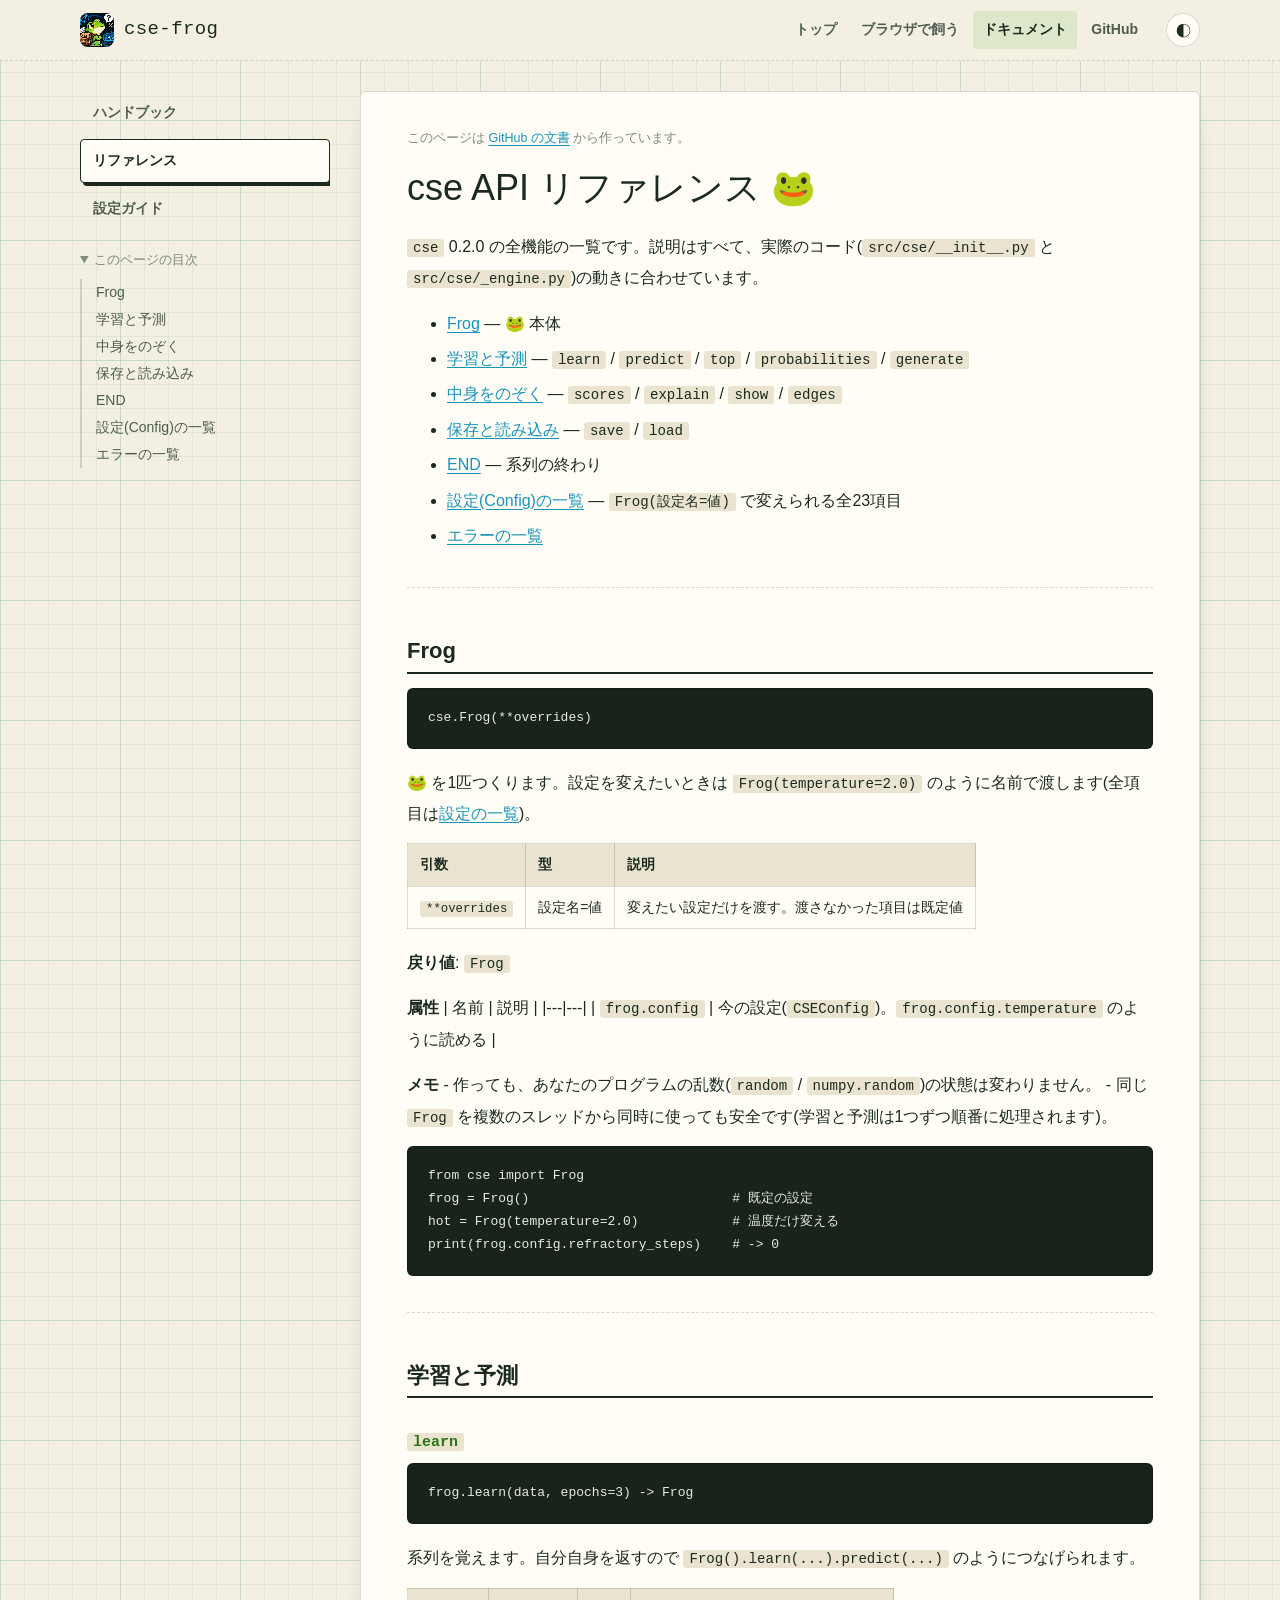
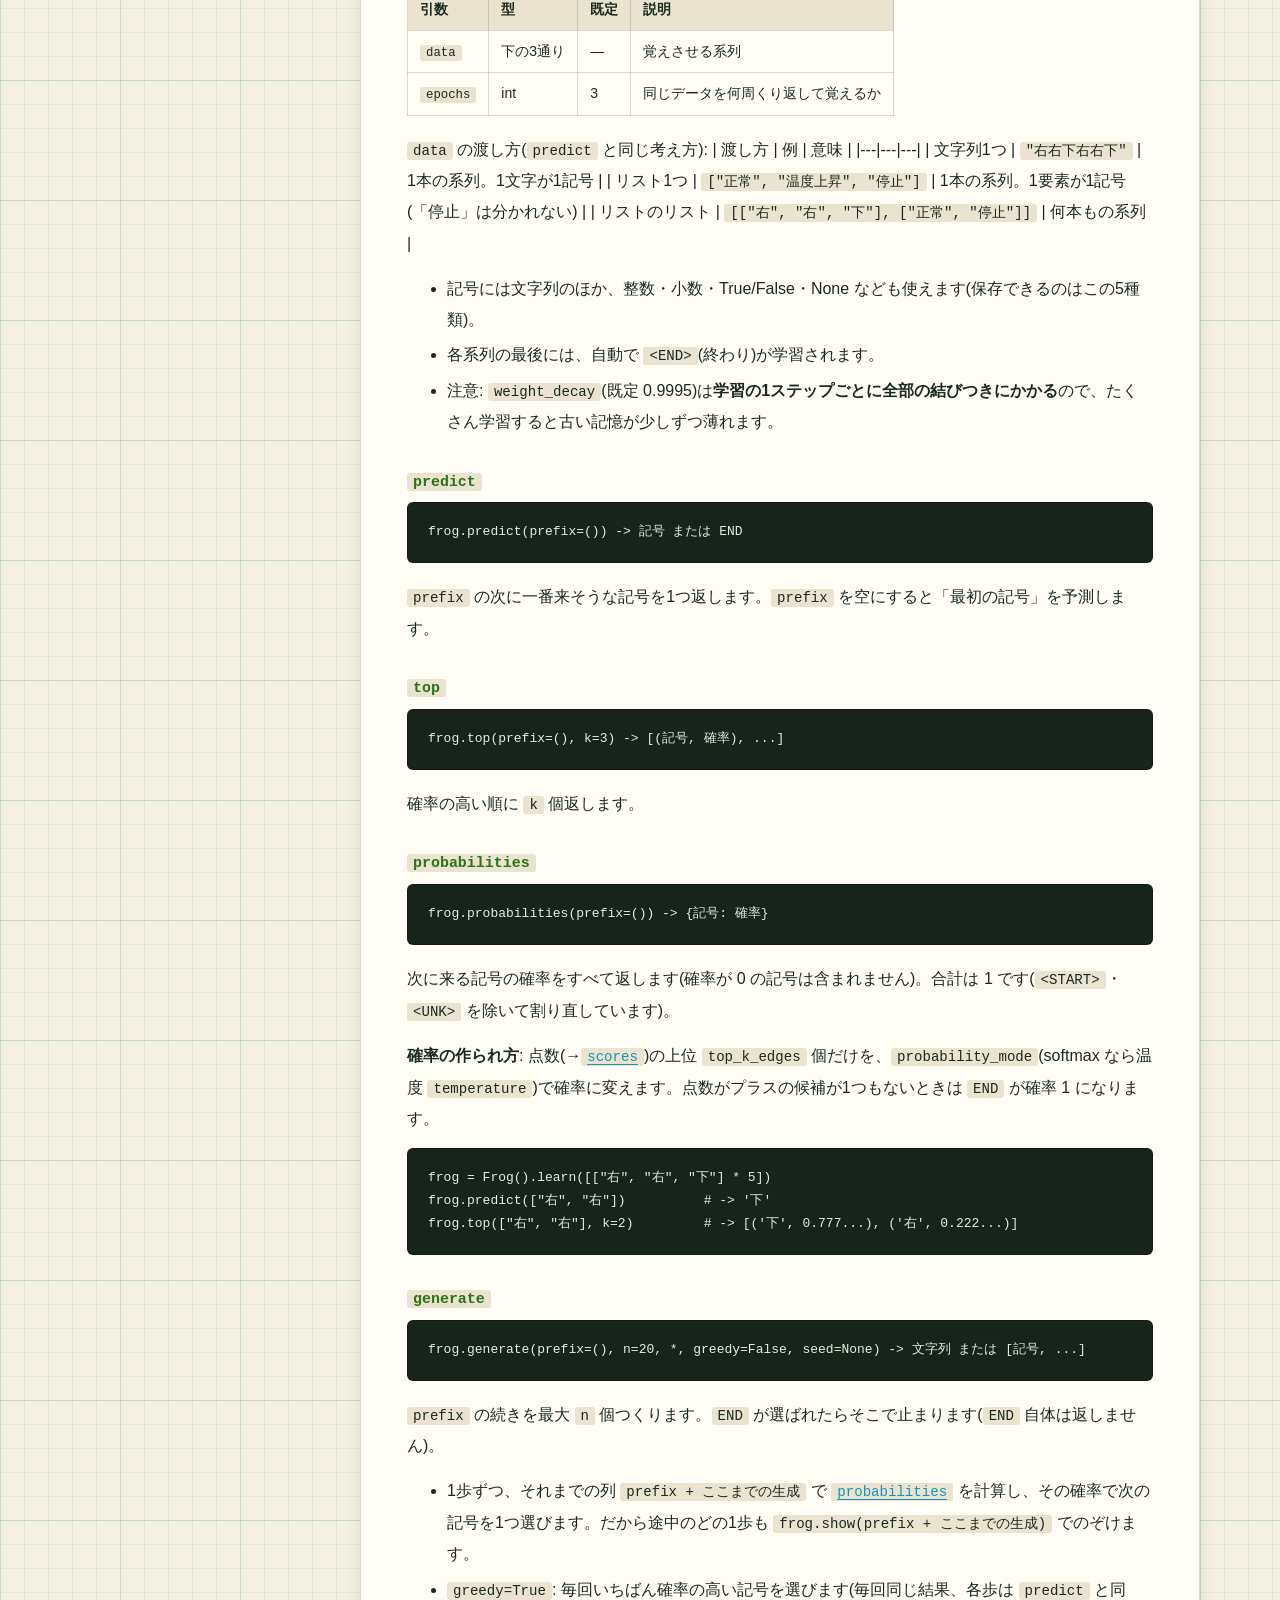
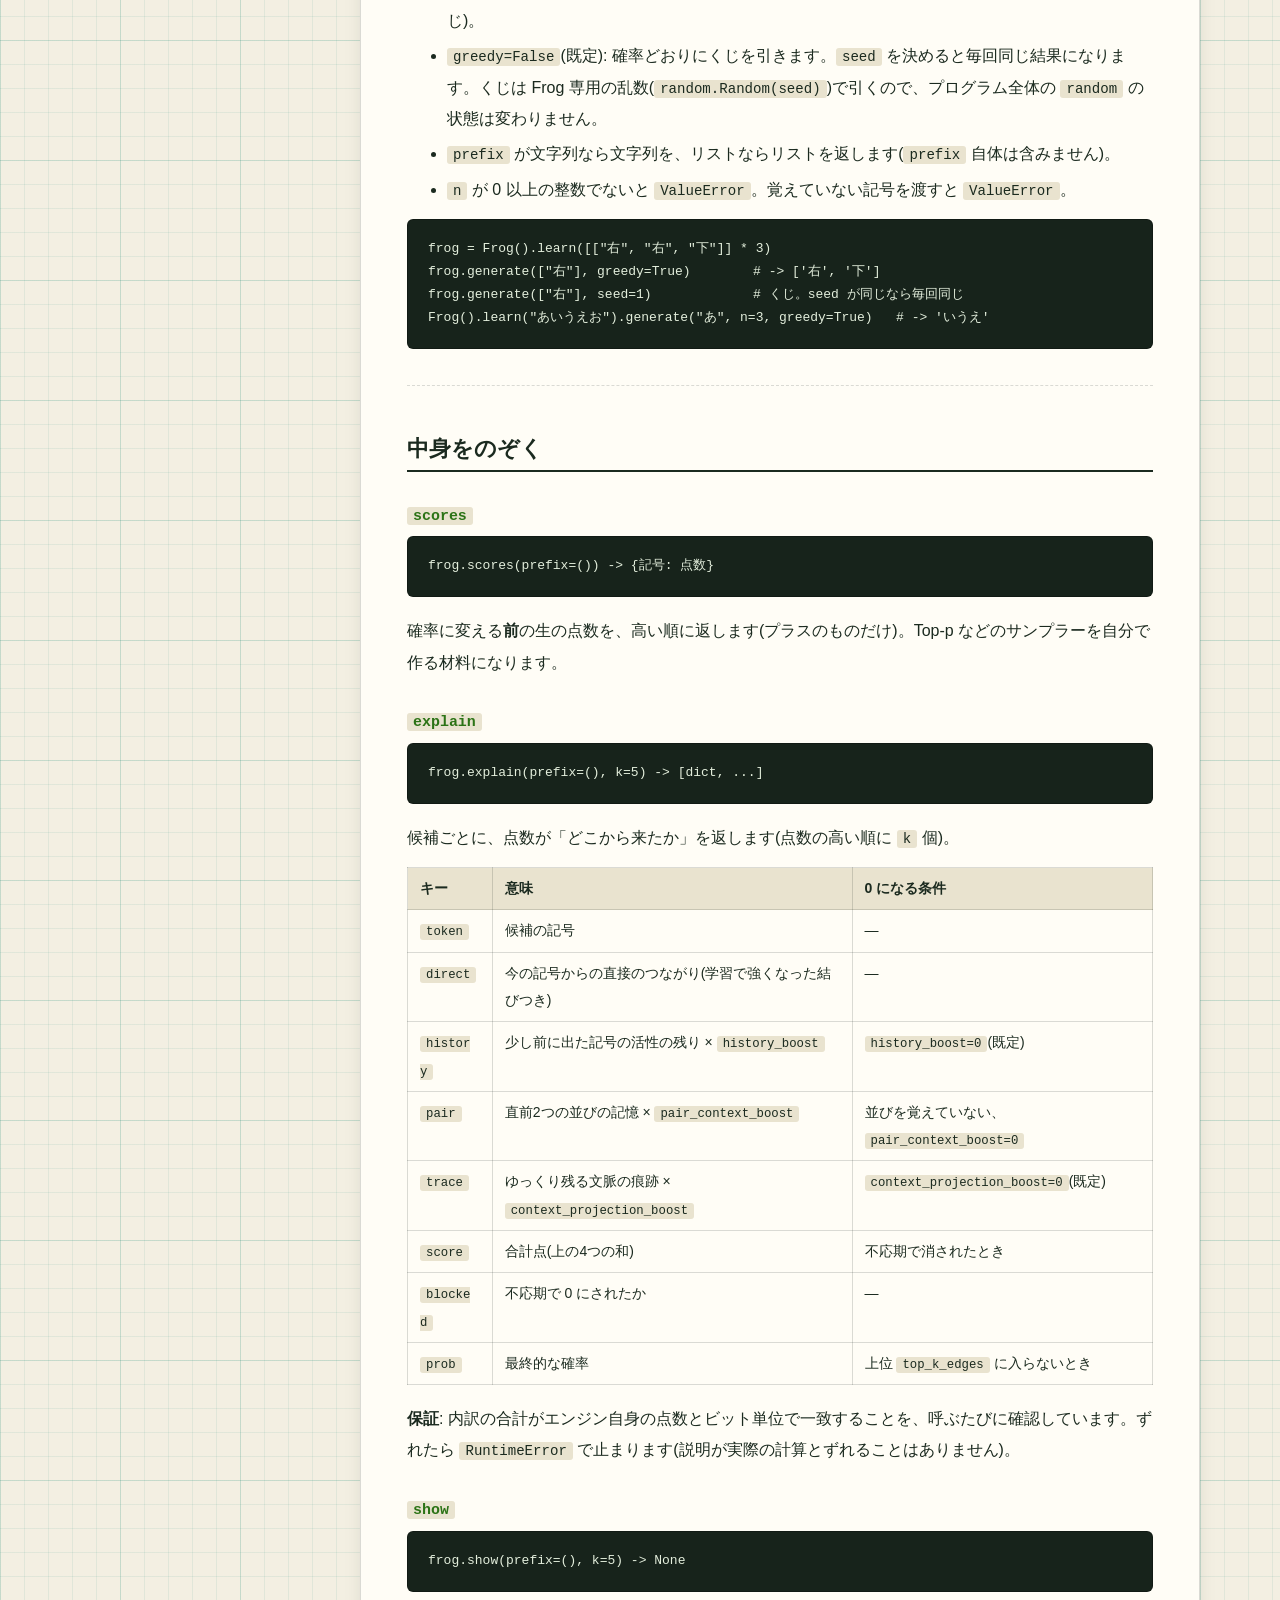
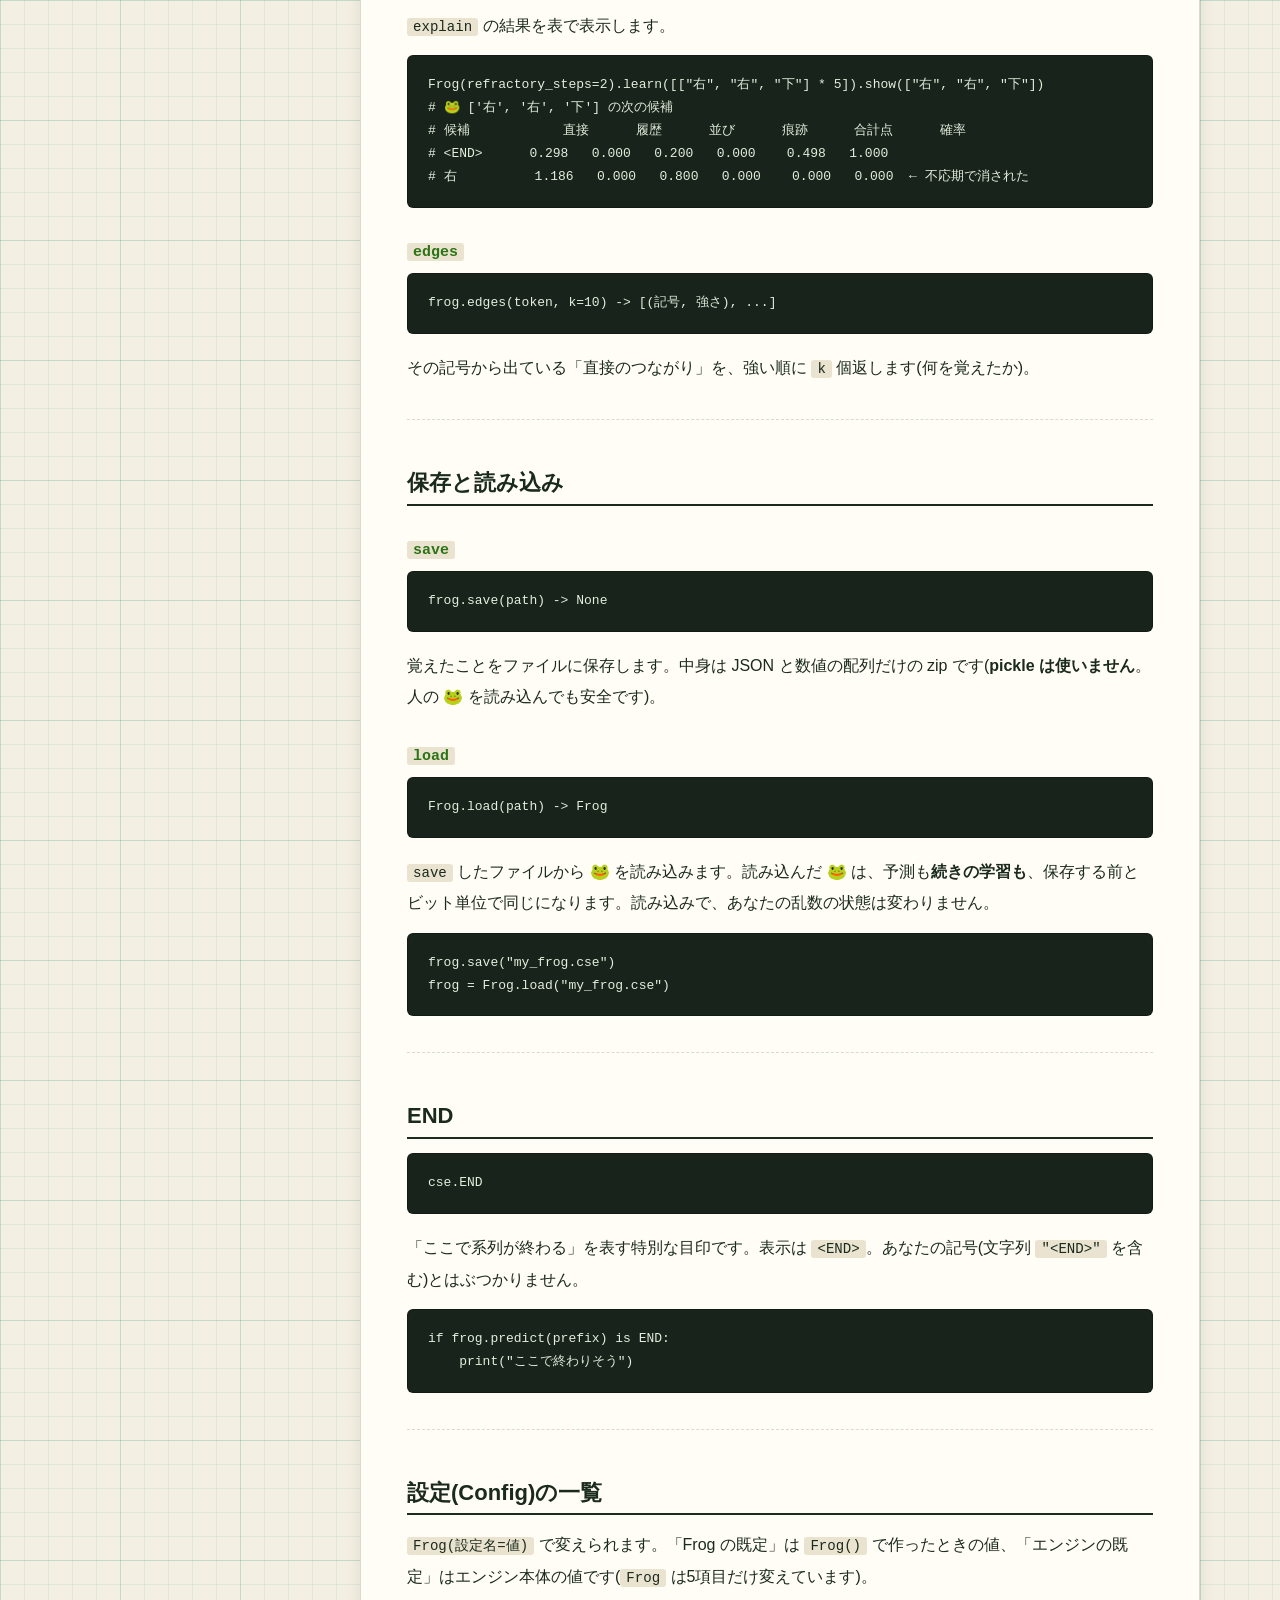
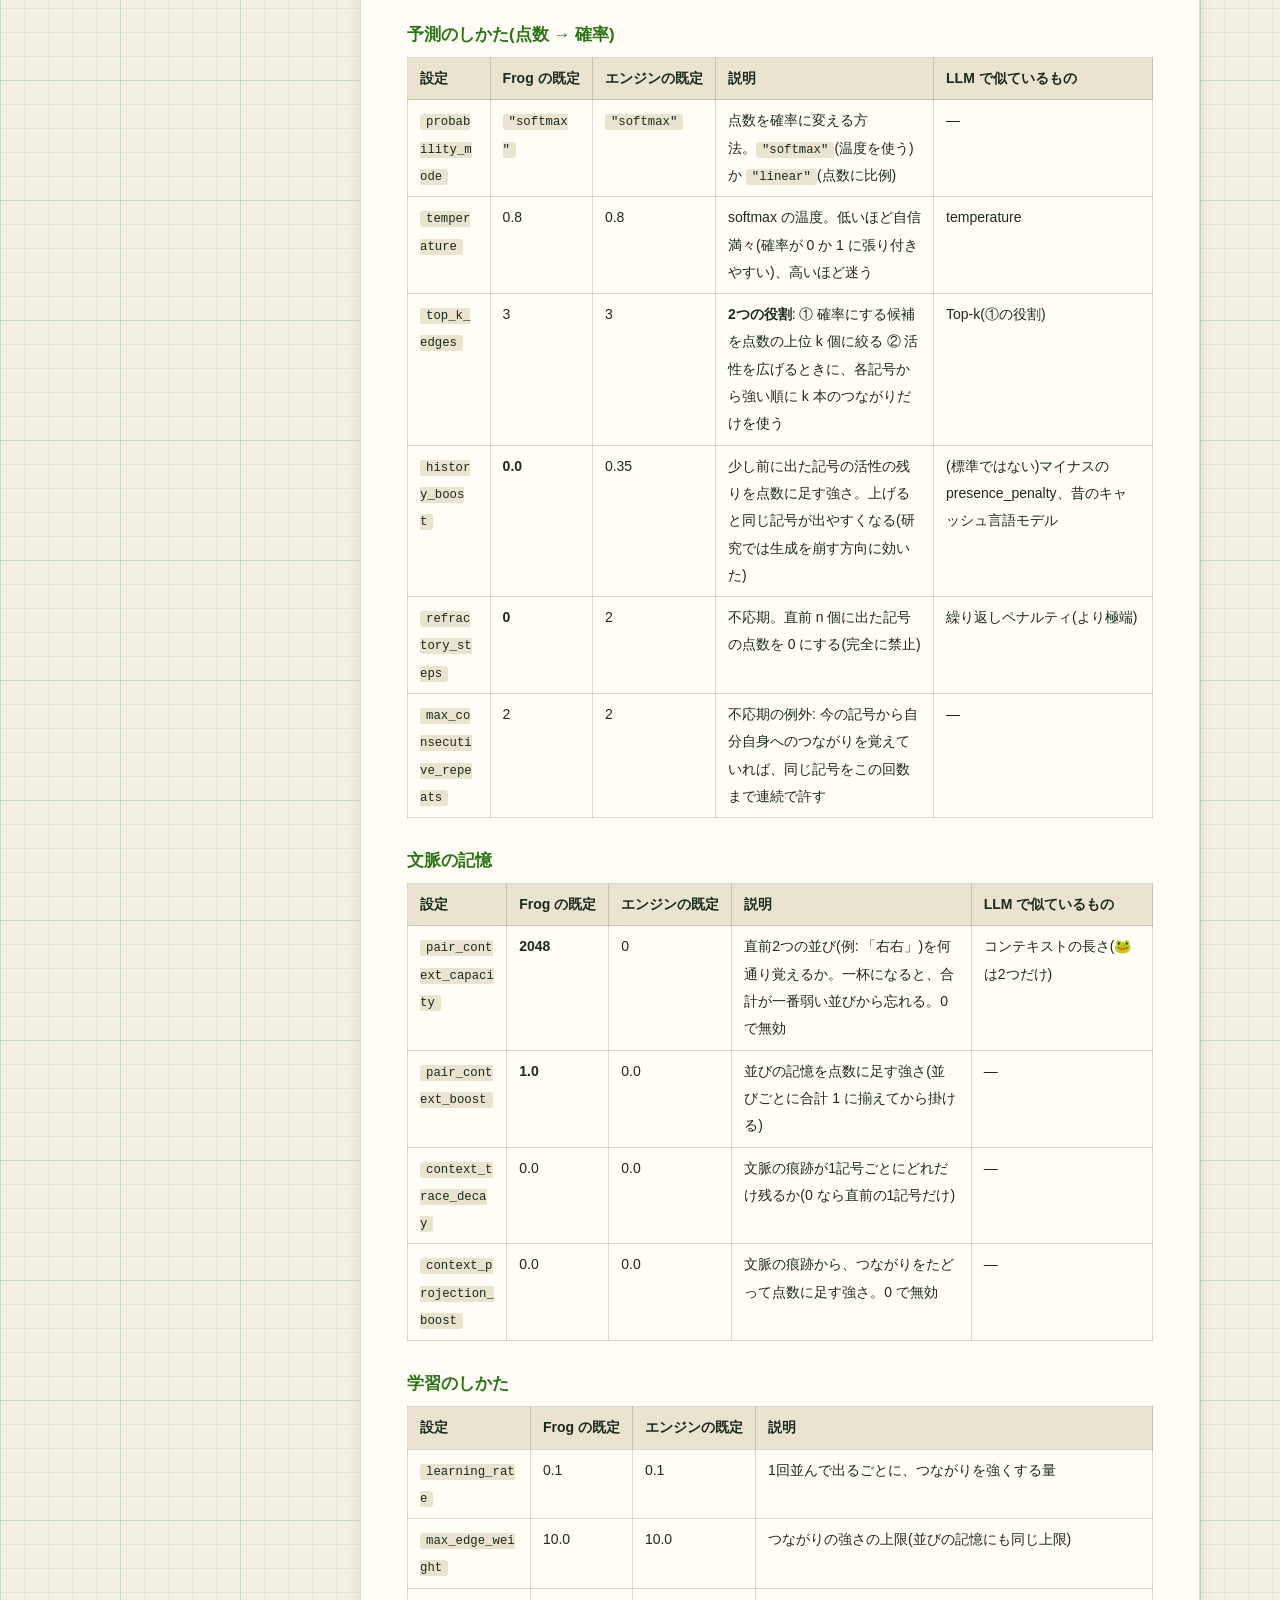
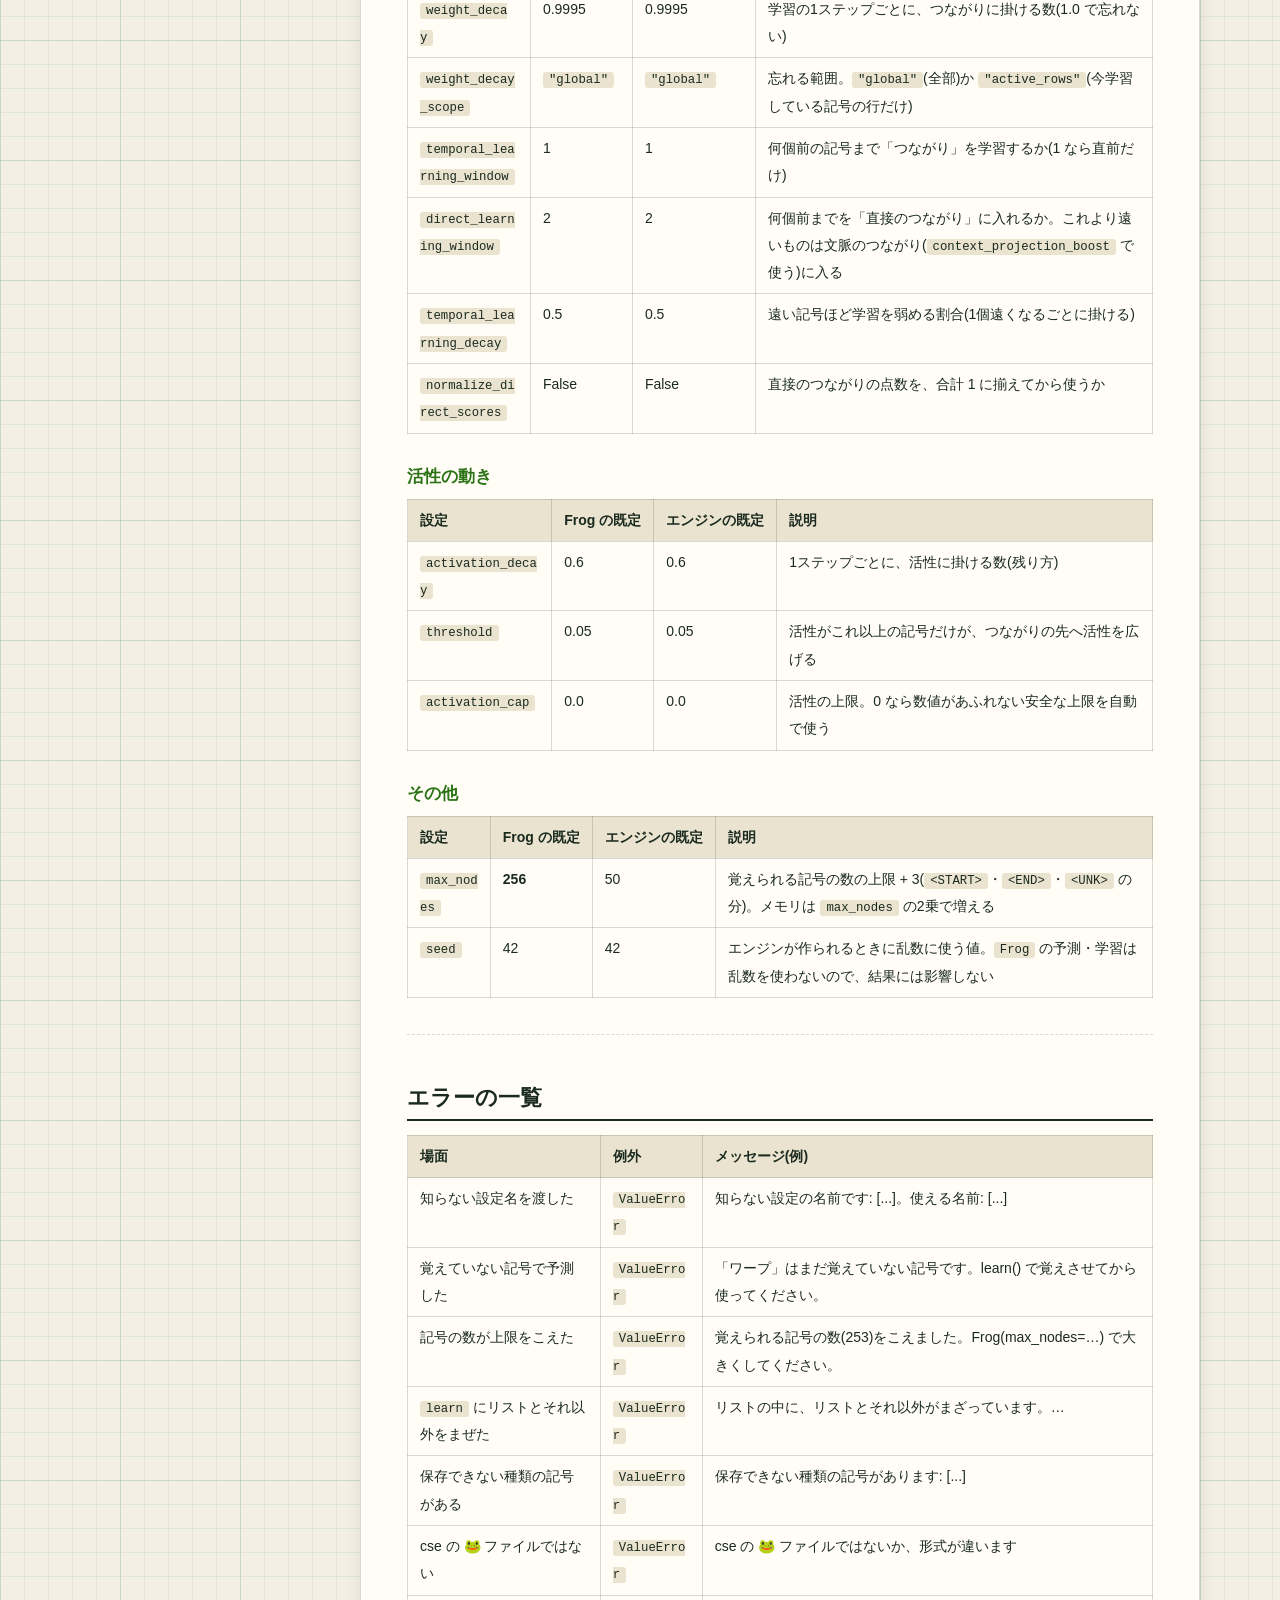
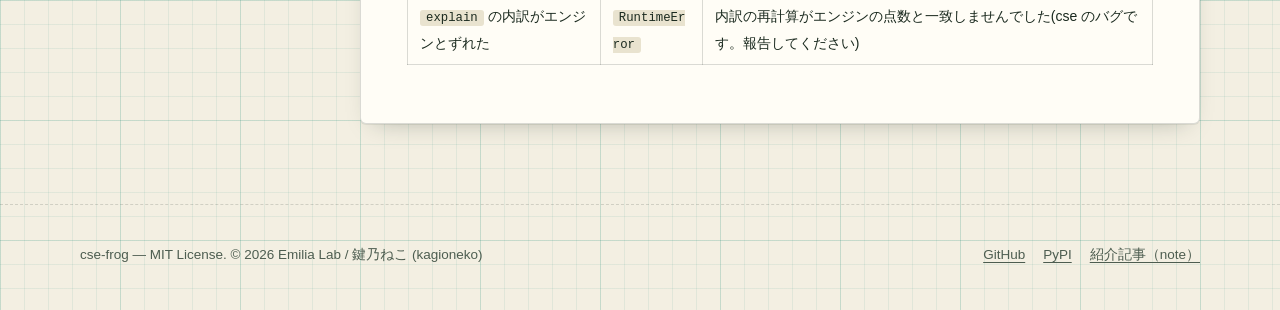
<file: docs/reference.html>
<!doctype html>
<html lang="ja" class="no-js">
<head>
<meta charset="utf-8">
<meta name="viewport" content="width=device-width, initial-scale=1">
<title>リファレンス — cse-frog</title>
<meta name="description" content="cse-frog リファレンス：全機能・全設定の一覧">
<meta http-equiv="Content-Security-Policy" content="default-src 'self'; script-src 'self'; style-src 'self' https://fonts.googleapis.com; font-src https://fonts.gstatic.com; img-src 'self' data: https://img.shields.io; connect-src 'self'; base-uri 'none'; form-action 'none'; object-src 'none'">
<meta name="referrer" content="strict-origin-when-cross-origin">
<meta property="og:title" content="リファレンス — cse-frog">
<meta property="og:image" content="https://kagioneko.github.io/cse-frog/assets/og.png">
<link rel="icon" href="../assets/favicon.png" type="image/png">
<link rel="preconnect" href="https://fonts.googleapis.com">
<link rel="preconnect" href="https://fonts.gstatic.com" crossorigin>
<link rel="stylesheet" href="https://fonts.googleapis.com/css2?family=Dela+Gothic+One&family=DotGothic16&family=M+PLUS+1+Code:wght@400;700&family=Zen+Kaku+Gothic+New:wght@400;700&display=swap">
<link rel="stylesheet" href="../css/site.css">
<link rel="stylesheet" href="../css/docs.css">
<script src="../js/site.js"></script>
</head>
<body>

<header class="site-head">
  <div class="wrap">
    <a class="brand" href="../"><img src="../assets/pixel-icon.png" alt="" width="34" height="34"><b>cse-frog</b></a>
    <button class="nav-toggle" type="button" aria-expanded="false" aria-controls="nav">メニュー</button>
    <nav class="nav" id="nav" aria-label="サイト内">
      <a href="../">トップ</a>
      <a href="../play.html">ブラウザで飼う</a>
      <a href="handbook.html" aria-current="page">ドキュメント</a>
      <a href="https://github.com/kagioneko/cse-frog">GitHub</a>
    </nav>
    <button class="theme-btn" type="button" aria-label="明るさを切り替える" title="明るさを切り替える">◐</button>
  </div>
</header>

<div class="wrap doc-layout">
  <aside class="doc-side">
    <nav class="docnav" aria-label="ドキュメント"><a href="handbook.html">ハンドブック</a>
<a href="reference.html" aria-current="page">リファレンス</a>
<a href="config.html">設定ガイド</a></nav>
    <details class="toc" open>
      <summary>このページの目次</summary>
      <ol><li><a href="#frog">Frog</a></li>
<li><a href="#学習と予測">学習と予測</a></li>
<li><a href="#中身をのぞく">中身をのぞく</a></li>
<li><a href="#保存と読み込み">保存と読み込み</a></li>
<li><a href="#end">END</a></li>
<li><a href="#設定configの一覧">設定(Config)の一覧</a></li>
<li><a href="#エラーの一覧">エラーの一覧</a></li></ol>
    </details>
  </aside>
  <main class="doc label-card">
    <p class="doc-src">このページは <a href="https://github.com/kagioneko/cse-frog/blob/main/docs/REFERENCE.md">GitHub の文書</a> から作っています。</p>
<h1 id="cse-api-リファレンス-">cse API リファレンス 🐸</h1>
<p><code>cse</code> 0.2.0 の全機能の一覧です。説明はすべて、実際のコード(<code>src/cse/__init__.py</code> と <code>src/cse/_engine.py</code>)の動きに合わせています。</p>
<ul>
<li><a href="#frog">Frog</a> — 🐸 本体</li>
<li><a href="#学習と予測">学習と予測</a> — <code>learn</code> / <code>predict</code> / <code>top</code> / <code>probabilities</code> / <code>generate</code></li>
<li><a href="#中身をのぞく">中身をのぞく</a> — <code>scores</code> / <code>explain</code> / <code>show</code> / <code>edges</code></li>
<li><a href="#保存と読み込み">保存と読み込み</a> — <code>save</code> / <code>load</code></li>
<li><a href="#end">END</a> — 系列の終わり</li>
<li><a href="#設定configの一覧">設定(Config)の一覧</a> — <code>Frog(設定名=値)</code> で変えられる全23項目</li>
<li><a href="#エラーの一覧">エラーの一覧</a></li>
</ul>
<hr />
<h2 id="frog">Frog</h2>
<pre><code class="language-python">cse.Frog(**overrides)
</code></pre>
<p>🐸 を1匹つくります。設定を変えたいときは <code>Frog(temperature=2.0)</code> のように名前で渡します(全項目は<a href="#設定configの一覧">設定の一覧</a>)。</p>
<table>
<thead>
<tr>
<th>引数</th>
<th>型</th>
<th>説明</th>
</tr>
</thead>
<tbody>
<tr>
<td><code>**overrides</code></td>
<td>設定名=値</td>
<td>変えたい設定だけを渡す。渡さなかった項目は既定値</td>
</tr>
</tbody>
</table>
<p><strong>戻り値</strong>: <code>Frog</code></p>
<p><strong>属性</strong>
| 名前 | 説明 |
|---|---|
| <code>frog.config</code> | 今の設定(<code>CSEConfig</code>)。<code>frog.config.temperature</code> のように読める |</p>
<p><strong>メモ</strong>
- 作っても、あなたのプログラムの乱数(<code>random</code> / <code>numpy.random</code>)の状態は変わりません。
- 同じ <code>Frog</code> を複数のスレッドから同時に使っても安全です(学習と予測は1つずつ順番に処理されます)。</p>
<pre><code class="language-python">from cse import Frog
frog = Frog()                          # 既定の設定
hot = Frog(temperature=2.0)            # 温度だけ変える
print(frog.config.refractory_steps)    # -&gt; 0
</code></pre>
<hr />
<h2 id="学習と予測">学習と予測</h2>
<h3 id="learn"><code>learn</code></h3>
<pre><code class="language-python">frog.learn(data, epochs=3) -&gt; Frog
</code></pre>
<p>系列を覚えます。自分自身を返すので <code>Frog().learn(...).predict(...)</code> のようにつなげられます。</p>
<table>
<thead>
<tr>
<th>引数</th>
<th>型</th>
<th>既定</th>
<th>説明</th>
</tr>
</thead>
<tbody>
<tr>
<td><code>data</code></td>
<td>下の3通り</td>
<td>—</td>
<td>覚えさせる系列</td>
</tr>
<tr>
<td><code>epochs</code></td>
<td>int</td>
<td>3</td>
<td>同じデータを何周くり返して覚えるか</td>
</tr>
</tbody>
</table>
<p><code>data</code> の渡し方(<code>predict</code> と同じ考え方):
| 渡し方 | 例 | 意味 |
|---|---|---|
| 文字列1つ | <code>"右右下右右下"</code> | 1本の系列。1文字が1記号 |
| リスト1つ | <code>["正常", "温度上昇", "停止"]</code> | 1本の系列。1要素が1記号(「停止」は分かれない) |
| リストのリスト | <code>[["右", "右", "下"], ["正常", "停止"]]</code> | 何本もの系列 |</p>
<ul>
<li>記号には文字列のほか、整数・小数・True/False・None なども使えます(保存できるのはこの5種類)。</li>
<li>各系列の最後には、自動で <code>&lt;END&gt;</code>(終わり)が学習されます。</li>
<li>注意: <code>weight_decay</code>(既定 0.9995)は<strong>学習の1ステップごとに全部の結びつきにかかる</strong>ので、たくさん学習すると古い記憶が少しずつ薄れます。</li>
</ul>
<h3 id="predict"><code>predict</code></h3>
<pre><code class="language-python">frog.predict(prefix=()) -&gt; 記号 または END
</code></pre>
<p><code>prefix</code> の次に一番来そうな記号を1つ返します。<code>prefix</code> を空にすると「最初の記号」を予測します。</p>
<h3 id="top"><code>top</code></h3>
<pre><code class="language-python">frog.top(prefix=(), k=3) -&gt; [(記号, 確率), ...]
</code></pre>
<p>確率の高い順に <code>k</code> 個返します。</p>
<h3 id="probabilities"><code>probabilities</code></h3>
<pre><code class="language-python">frog.probabilities(prefix=()) -&gt; {記号: 確率}
</code></pre>
<p>次に来る記号の確率をすべて返します(確率が 0 の記号は含まれません)。合計は 1 です(<code>&lt;START&gt;</code>・<code>&lt;UNK&gt;</code> を除いて割り直しています)。</p>
<p><strong>確率の作られ方</strong>: 点数(→<a href="#scores"><code>scores</code></a>)の上位 <code>top_k_edges</code> 個だけを、<code>probability_mode</code>(softmax なら温度 <code>temperature</code>)で確率に変えます。点数がプラスの候補が1つもないときは <code>END</code> が確率 1 になります。</p>
<pre><code class="language-python">frog = Frog().learn([[&quot;右&quot;, &quot;右&quot;, &quot;下&quot;] * 5])
frog.predict([&quot;右&quot;, &quot;右&quot;])          # -&gt; '下'
frog.top([&quot;右&quot;, &quot;右&quot;], k=2)         # -&gt; [('下', 0.777...), ('右', 0.222...)]
</code></pre>
<h3 id="generate"><code>generate</code></h3>
<pre><code class="language-python">frog.generate(prefix=(), n=20, *, greedy=False, seed=None) -&gt; 文字列 または [記号, ...]
</code></pre>
<p><code>prefix</code> の続きを最大 <code>n</code> 個つくります。<code>END</code> が選ばれたらそこで止まります(<code>END</code> 自体は返しません)。</p>
<ul>
<li>1歩ずつ、それまでの列 <code>prefix + ここまでの生成</code> で <a href="#probabilities"><code>probabilities</code></a> を計算し、その確率で次の記号を1つ選びます。だから途中のどの1歩も <code>frog.show(prefix + ここまでの生成)</code> でのぞけます。</li>
<li><code>greedy=True</code>: 毎回いちばん確率の高い記号を選びます(毎回同じ結果、各歩は <code>predict</code> と同じ)。</li>
<li><code>greedy=False</code>(既定): 確率どおりにくじを引きます。<code>seed</code> を決めると毎回同じ結果になります。くじは Frog 専用の乱数(<code>random.Random(seed)</code>)で引くので、プログラム全体の <code>random</code> の状態は変わりません。</li>
<li><code>prefix</code> が文字列なら文字列を、リストならリストを返します(<code>prefix</code> 自体は含みません)。</li>
<li><code>n</code> が 0 以上の整数でないと <code>ValueError</code>。覚えていない記号を渡すと <code>ValueError</code>。</li>
</ul>
<pre><code class="language-python">frog = Frog().learn([[&quot;右&quot;, &quot;右&quot;, &quot;下&quot;]] * 3)
frog.generate([&quot;右&quot;], greedy=True)        # -&gt; [&#x27;右&#x27;, &#x27;下&#x27;]
frog.generate([&quot;右&quot;], seed=1)             # くじ。seed が同じなら毎回同じ
Frog().learn(&quot;あいうえお&quot;).generate(&quot;あ&quot;, n=3, greedy=True)   # -&gt; &#x27;いうえ&#x27;
</code></pre>
<hr />
<h2 id="中身をのぞく">中身をのぞく</h2>
<h3 id="scores"><code>scores</code></h3>
<pre><code class="language-python">frog.scores(prefix=()) -&gt; {記号: 点数}
</code></pre>
<p>確率に変える<strong>前</strong>の生の点数を、高い順に返します(プラスのものだけ)。Top-p などのサンプラーを自分で作る材料になります。</p>
<h3 id="explain"><code>explain</code></h3>
<pre><code class="language-python">frog.explain(prefix=(), k=5) -&gt; [dict, ...]
</code></pre>
<p>候補ごとに、点数が「どこから来たか」を返します(点数の高い順に <code>k</code> 個)。</p>
<table>
<thead>
<tr>
<th>キー</th>
<th>意味</th>
<th>0 になる条件</th>
</tr>
</thead>
<tbody>
<tr>
<td><code>token</code></td>
<td>候補の記号</td>
<td>—</td>
</tr>
<tr>
<td><code>direct</code></td>
<td>今の記号からの直接のつながり(学習で強くなった結びつき)</td>
<td>—</td>
</tr>
<tr>
<td><code>history</code></td>
<td>少し前に出た記号の活性の残り × <code>history_boost</code></td>
<td><code>history_boost=0</code>(既定)</td>
</tr>
<tr>
<td><code>pair</code></td>
<td>直前2つの並びの記憶 × <code>pair_context_boost</code></td>
<td>並びを覚えていない、<code>pair_context_boost=0</code></td>
</tr>
<tr>
<td><code>trace</code></td>
<td>ゆっくり残る文脈の痕跡 × <code>context_projection_boost</code></td>
<td><code>context_projection_boost=0</code>(既定)</td>
</tr>
<tr>
<td><code>score</code></td>
<td>合計点(上の4つの和)</td>
<td>不応期で消されたとき</td>
</tr>
<tr>
<td><code>blocked</code></td>
<td>不応期で 0 にされたか</td>
<td>—</td>
</tr>
<tr>
<td><code>prob</code></td>
<td>最終的な確率</td>
<td>上位 <code>top_k_edges</code> に入らないとき</td>
</tr>
</tbody>
</table>
<p><strong>保証</strong>: 内訳の合計がエンジン自身の点数とビット単位で一致することを、呼ぶたびに確認しています。ずれたら <code>RuntimeError</code> で止まります(説明が実際の計算とずれることはありません)。</p>
<h3 id="show"><code>show</code></h3>
<pre><code class="language-python">frog.show(prefix=(), k=5) -&gt; None
</code></pre>
<p><code>explain</code> の結果を表で表示します。</p>
<pre><code class="language-python">Frog(refractory_steps=2).learn([[&quot;右&quot;, &quot;右&quot;, &quot;下&quot;] * 5]).show([&quot;右&quot;, &quot;右&quot;, &quot;下&quot;])
# 🐸 ['右', '右', '下'] の次の候補
# 候補            直接      履歴      並び      痕跡      合計点      確率
# &lt;END&gt;      0.298   0.000   0.200   0.000    0.498   1.000
# 右          1.186   0.000   0.800   0.000    0.000   0.000  ← 不応期で消された
</code></pre>
<h3 id="edges"><code>edges</code></h3>
<pre><code class="language-python">frog.edges(token, k=10) -&gt; [(記号, 強さ), ...]
</code></pre>
<p>その記号から出ている「直接のつながり」を、強い順に <code>k</code> 個返します(何を覚えたか)。</p>
<hr />
<h2 id="保存と読み込み">保存と読み込み</h2>
<h3 id="save"><code>save</code></h3>
<pre><code class="language-python">frog.save(path) -&gt; None
</code></pre>
<p>覚えたことをファイルに保存します。中身は JSON と数値の配列だけの zip です(<strong>pickle は使いません</strong>。人の 🐸 を読み込んでも安全です)。</p>
<h3 id="load"><code>load</code></h3>
<pre><code class="language-python">Frog.load(path) -&gt; Frog
</code></pre>
<p><code>save</code> したファイルから 🐸 を読み込みます。読み込んだ 🐸 は、予測も<strong>続きの学習も</strong>、保存する前とビット単位で同じになります。読み込みで、あなたの乱数の状態は変わりません。</p>
<pre><code class="language-python">frog.save(&quot;my_frog.cse&quot;)
frog = Frog.load(&quot;my_frog.cse&quot;)
</code></pre>
<hr />
<h2 id="end">END</h2>
<pre><code class="language-python">cse.END
</code></pre>
<p>「ここで系列が終わる」を表す特別な目印です。表示は <code>&lt;END&gt;</code>。あなたの記号(文字列 <code>"&lt;END&gt;"</code> を含む)とはぶつかりません。</p>
<pre><code class="language-python">if frog.predict(prefix) is END:
    print(&quot;ここで終わりそう&quot;)
</code></pre>
<hr />
<h2 id="設定configの一覧">設定(Config)の一覧</h2>
<p><code>Frog(設定名=値)</code> で変えられます。「Frog の既定」は <code>Frog()</code> で作ったときの値、「エンジンの既定」はエンジン本体の値です(<code>Frog</code> は5項目だけ変えています)。</p>
<h3 id="予測のしかた点数--確率">予測のしかた(点数 → 確率)</h3>
<table>
<thead>
<tr>
<th>設定</th>
<th>Frog の既定</th>
<th>エンジンの既定</th>
<th>説明</th>
<th>LLM で似ているもの</th>
</tr>
</thead>
<tbody>
<tr>
<td><code>probability_mode</code></td>
<td><code>"softmax"</code></td>
<td><code>"softmax"</code></td>
<td>点数を確率に変える方法。<code>"softmax"</code>(温度を使う)か <code>"linear"</code>(点数に比例)</td>
<td>—</td>
</tr>
<tr>
<td><code>temperature</code></td>
<td>0.8</td>
<td>0.8</td>
<td>softmax の温度。低いほど自信満々(確率が 0 か 1 に張り付きやすい)、高いほど迷う</td>
<td>temperature</td>
</tr>
<tr>
<td><code>top_k_edges</code></td>
<td>3</td>
<td>3</td>
<td><strong>2つの役割</strong>: ① 確率にする候補を点数の上位 k 個に絞る ② 活性を広げるときに、各記号から強い順に k 本のつながりだけを使う</td>
<td>Top-k(①の役割)</td>
</tr>
<tr>
<td><code>history_boost</code></td>
<td><strong>0.0</strong></td>
<td>0.35</td>
<td>少し前に出た記号の活性の残りを点数に足す強さ。上げると同じ記号が出やすくなる(研究では生成を崩す方向に効いた)</td>
<td>(標準ではない)マイナスの presence_penalty、昔のキャッシュ言語モデル</td>
</tr>
<tr>
<td><code>refractory_steps</code></td>
<td><strong>0</strong></td>
<td>2</td>
<td>不応期。直前 n 個に出た記号の点数を 0 にする(完全に禁止)</td>
<td>繰り返しペナルティ(より極端)</td>
</tr>
<tr>
<td><code>max_consecutive_repeats</code></td>
<td>2</td>
<td>2</td>
<td>不応期の例外: 今の記号から自分自身へのつながりを覚えていれば、同じ記号をこの回数まで連続で許す</td>
<td>—</td>
</tr>
</tbody>
</table>
<h3 id="文脈の記憶">文脈の記憶</h3>
<table>
<thead>
<tr>
<th>設定</th>
<th>Frog の既定</th>
<th>エンジンの既定</th>
<th>説明</th>
<th>LLM で似ているもの</th>
</tr>
</thead>
<tbody>
<tr>
<td><code>pair_context_capacity</code></td>
<td><strong>2048</strong></td>
<td>0</td>
<td>直前2つの並び(例: 「右右」)を何通り覚えるか。一杯になると、合計が一番弱い並びから忘れる。0 で無効</td>
<td>コンテキストの長さ(🐸 は2つだけ)</td>
</tr>
<tr>
<td><code>pair_context_boost</code></td>
<td><strong>1.0</strong></td>
<td>0.0</td>
<td>並びの記憶を点数に足す強さ(並びごとに合計 1 に揃えてから掛ける)</td>
<td>—</td>
</tr>
<tr>
<td><code>context_trace_decay</code></td>
<td>0.0</td>
<td>0.0</td>
<td>文脈の痕跡が1記号ごとにどれだけ残るか(0 なら直前の1記号だけ)</td>
<td>—</td>
</tr>
<tr>
<td><code>context_projection_boost</code></td>
<td>0.0</td>
<td>0.0</td>
<td>文脈の痕跡から、つながりをたどって点数に足す強さ。0 で無効</td>
<td>—</td>
</tr>
</tbody>
</table>
<h3 id="学習のしかた">学習のしかた</h3>
<table>
<thead>
<tr>
<th>設定</th>
<th>Frog の既定</th>
<th>エンジンの既定</th>
<th>説明</th>
</tr>
</thead>
<tbody>
<tr>
<td><code>learning_rate</code></td>
<td>0.1</td>
<td>0.1</td>
<td>1回並んで出るごとに、つながりを強くする量</td>
</tr>
<tr>
<td><code>max_edge_weight</code></td>
<td>10.0</td>
<td>10.0</td>
<td>つながりの強さの上限(並びの記憶にも同じ上限)</td>
</tr>
<tr>
<td><code>weight_decay</code></td>
<td>0.9995</td>
<td>0.9995</td>
<td>学習の1ステップごとに、つながりに掛ける数(1.0 で忘れない)</td>
</tr>
<tr>
<td><code>weight_decay_scope</code></td>
<td><code>"global"</code></td>
<td><code>"global"</code></td>
<td>忘れる範囲。<code>"global"</code>(全部)か <code>"active_rows"</code>(今学習している記号の行だけ)</td>
</tr>
<tr>
<td><code>temporal_learning_window</code></td>
<td>1</td>
<td>1</td>
<td>何個前の記号まで「つながり」を学習するか(1 なら直前だけ)</td>
</tr>
<tr>
<td><code>direct_learning_window</code></td>
<td>2</td>
<td>2</td>
<td>何個前までを「直接のつながり」に入れるか。これより遠いものは文脈のつながり(<code>context_projection_boost</code> で使う)に入る</td>
</tr>
<tr>
<td><code>temporal_learning_decay</code></td>
<td>0.5</td>
<td>0.5</td>
<td>遠い記号ほど学習を弱める割合(1個遠くなるごとに掛ける)</td>
</tr>
<tr>
<td><code>normalize_direct_scores</code></td>
<td>False</td>
<td>False</td>
<td>直接のつながりの点数を、合計 1 に揃えてから使うか</td>
</tr>
</tbody>
</table>
<h3 id="活性の動き">活性の動き</h3>
<table>
<thead>
<tr>
<th>設定</th>
<th>Frog の既定</th>
<th>エンジンの既定</th>
<th>説明</th>
</tr>
</thead>
<tbody>
<tr>
<td><code>activation_decay</code></td>
<td>0.6</td>
<td>0.6</td>
<td>1ステップごとに、活性に掛ける数(残り方)</td>
</tr>
<tr>
<td><code>threshold</code></td>
<td>0.05</td>
<td>0.05</td>
<td>活性がこれ以上の記号だけが、つながりの先へ活性を広げる</td>
</tr>
<tr>
<td><code>activation_cap</code></td>
<td>0.0</td>
<td>0.0</td>
<td>活性の上限。0 なら数値があふれない安全な上限を自動で使う</td>
</tr>
</tbody>
</table>
<h3 id="その他">その他</h3>
<table>
<thead>
<tr>
<th>設定</th>
<th>Frog の既定</th>
<th>エンジンの既定</th>
<th>説明</th>
</tr>
</thead>
<tbody>
<tr>
<td><code>max_nodes</code></td>
<td><strong>256</strong></td>
<td>50</td>
<td>覚えられる記号の数の上限 + 3(<code>&lt;START&gt;</code>・<code>&lt;END&gt;</code>・<code>&lt;UNK&gt;</code> の分)。メモリは <code>max_nodes</code> の2乗で増える</td>
</tr>
<tr>
<td><code>seed</code></td>
<td>42</td>
<td>42</td>
<td>エンジンが作られるときに乱数に使う値。<code>Frog</code> の予測・学習は乱数を使わないので、結果には影響しない</td>
</tr>
</tbody>
</table>
<hr />
<h2 id="エラーの一覧">エラーの一覧</h2>
<table>
<thead>
<tr>
<th>場面</th>
<th>例外</th>
<th>メッセージ(例)</th>
</tr>
</thead>
<tbody>
<tr>
<td>知らない設定名を渡した</td>
<td><code>ValueError</code></td>
<td>知らない設定の名前です: [...]。使える名前: [...]</td>
</tr>
<tr>
<td>覚えていない記号で予測した</td>
<td><code>ValueError</code></td>
<td>「ワープ」はまだ覚えていない記号です。learn() で覚えさせてから使ってください。</td>
</tr>
<tr>
<td>記号の数が上限をこえた</td>
<td><code>ValueError</code></td>
<td>覚えられる記号の数(253)をこえました。Frog(max_nodes=…) で大きくしてください。</td>
</tr>
<tr>
<td><code>learn</code> にリストとそれ以外をまぜた</td>
<td><code>ValueError</code></td>
<td>リストの中に、リストとそれ以外がまざっています。…</td>
</tr>
<tr>
<td>保存できない種類の記号がある</td>
<td><code>ValueError</code></td>
<td>保存できない種類の記号があります: [...]</td>
</tr>
<tr>
<td>cse の 🐸 ファイルではない</td>
<td><code>ValueError</code></td>
<td>cse の 🐸 ファイルではないか、形式が違います</td>
</tr>
<tr>
<td><code>explain</code> の内訳がエンジンとずれた</td>
<td><code>RuntimeError</code></td>
<td>内訳の再計算がエンジンの点数と一致しませんでした(cse のバグです。報告してください)</td>
</tr>
</tbody>
</table>
  </main>
</div>

<footer class="site-foot">
  <div class="wrap">
    <div>cse-frog — MIT License. © 2026 Emilia Lab / 鍵乃ねこ (kagioneko)</div>
    <nav aria-label="外部リンク">
      <a href="https://github.com/kagioneko/cse-frog">GitHub</a>
      <a href="https://pypi.org/project/cse-frog/">PyPI</a>
      <a href="https://note.com/emilia_lab/n/ne9082f0193a7">紹介記事（note）</a>
    </nav>
  </div>
</footer>
</body>
</html>
</file>
<file: css/site.css>
/* cse-frog site — 「理科室の解剖プリント」(light) / 「黒板」(dark) */

:root {
  --paper: #f3efe2;
  --paper-2: #e9e3cf;
  --label: #fffdf6;
  --ink: #1b2a1f;
  --ink-soft: #4d5d50;
  --ink-faint: #7f8b7f;
  --rule: rgba(27, 42, 31, .16);
  --grid: rgba(31, 140, 118, .085);
  --grid-major: rgba(31, 140, 118, .14);
  --frog: #46a92a;
  --frog-deep: #2c7316;
  --frog-wash: rgba(70, 169, 42, .13);
  --cyan: #1a93b8;
  --cyan-wash: rgba(26, 147, 184, .12);
  --spike: #d9472f;
  --amber: #c98a12;
  --violet: #7a5ab8;
  --code-bg: #17231b;
  --code-ink: #e3eedc;
  --code-dim: #8fa38f;
  --shadow: 0 1px 0 rgba(27,42,31,.08), 0 10px 24px -14px rgba(27,42,31,.35);
  --radius: 6px;

  --f-display: "Dela Gothic One", "Zen Kaku Gothic New", sans-serif, "Apple Color Emoji", "Segoe UI Emoji", "Noto Color Emoji";
  --f-body: "Zen Kaku Gothic New", "Hiragino Sans", "Yu Gothic", sans-serif, "Apple Color Emoji", "Segoe UI Emoji", "Noto Color Emoji";
  --f-pixel: "DotGothic16", "Zen Kaku Gothic New", monospace;
  --f-mono: "M PLUS 1 Code", ui-monospace, "SFMono-Regular", Menlo, monospace;

  color-scheme: light;
}

@media (prefers-color-scheme: dark) {
  :root:not([data-theme="light"]) {
    --paper: #13211a;
    --paper-2: #1a2c23;
    --label: #1b2e25;
    --ink: #e8efe1;
    --ink-soft: #aebfad;
    --ink-faint: #7d907e;
    --rule: rgba(232, 239, 225, .14);
    --grid: rgba(150, 220, 185, .05);
    --grid-major: rgba(150, 220, 185, .09);
    --frog: #7fd94f;
    --frog-deep: #a6ea7f;
    --frog-wash: rgba(127, 217, 79, .12);
    --cyan: #5fcdec;
    --cyan-wash: rgba(95, 205, 236, .12);
    --spike: #ff7a5c;
    --amber: #f0b440;
    --violet: #b79bf0;
    --code-bg: #0c1611;
    --code-ink: #e3eedc;
    --code-dim: #7f947f;
    --shadow: 0 1px 0 rgba(0,0,0,.3), 0 12px 28px -14px rgba(0,0,0,.7);
    color-scheme: dark;
  }
}
:root[data-theme="dark"] {
  --paper: #13211a;
  --paper-2: #1a2c23;
  --label: #1b2e25;
  --ink: #e8efe1;
  --ink-soft: #aebfad;
  --ink-faint: #7d907e;
  --rule: rgba(232, 239, 225, .14);
  --grid: rgba(150, 220, 185, .05);
  --grid-major: rgba(150, 220, 185, .09);
  --frog: #7fd94f;
  --frog-deep: #a6ea7f;
  --frog-wash: rgba(127, 217, 79, .12);
  --cyan: #5fcdec;
  --cyan-wash: rgba(95, 205, 236, .12);
  --spike: #ff7a5c;
  --amber: #f0b440;
  --violet: #b79bf0;
  --code-bg: #0c1611;
  --code-ink: #e3eedc;
  --code-dim: #7f947f;
  --shadow: 0 1px 0 rgba(0,0,0,.3), 0 12px 28px -14px rgba(0,0,0,.7);
  color-scheme: dark;
}

*, *::before, *::after { box-sizing: border-box; }
html { -webkit-text-size-adjust: 100%; scroll-padding-top: 76px; }
body {
  margin: 0;
  background-color: var(--paper);
  background-image:
    linear-gradient(var(--grid-major) 1px, transparent 1px),
    linear-gradient(90deg, var(--grid-major) 1px, transparent 1px),
    linear-gradient(var(--grid) 1px, transparent 1px),
    linear-gradient(90deg, var(--grid) 1px, transparent 1px);
  background-size: 120px 120px, 120px 120px, 24px 24px, 24px 24px;
  color: var(--ink);
  font-family: var(--f-body);
  font-size: 16px;
  line-height: 1.85;
  overflow-x: hidden;
}
img { max-width: 100%; height: auto; display: block; }
a { color: var(--cyan); text-underline-offset: 3px; }
a:hover { color: var(--frog-deep); }
:focus-visible { outline: 3px solid var(--cyan); outline-offset: 2px; border-radius: 3px; }
code, kbd, pre { font-family: var(--f-mono); }
::selection { background: var(--frog); color: #0d1a10; }

.wrap { width: min(1120px, 100% - 32px); margin-inline: auto; }
.sr-only { position: absolute; width: 1px; height: 1px; overflow: hidden; clip: rect(0 0 0 0); white-space: nowrap; }

/* ---------- header ---------- */
.site-head {
  position: sticky; top: 0; z-index: 50;
  background: color-mix(in srgb, var(--paper) 88%, transparent);
  backdrop-filter: blur(8px);
  border-bottom: 1px dashed var(--rule);
}
.site-head .wrap { display: flex; align-items: center; gap: 18px; height: 60px; }
.brand { display: flex; align-items: center; gap: 10px; text-decoration: none; color: var(--ink); }
.brand img { width: 34px; height: 34px; border-radius: 8px; image-rendering: pixelated; }
.brand b { font-family: var(--f-pixel); font-weight: 400; font-size: 19px; letter-spacing: .02em; }
.nav { display: flex; gap: 4px; margin-left: auto; align-items: center; }
.nav a {
  color: var(--ink-soft); text-decoration: none; font-size: 14px; font-weight: 700;
  padding: 6px 10px; border-radius: 4px;
}
.nav a:hover, .nav a[aria-current="page"] { color: var(--ink); background: var(--frog-wash); }
.theme-btn {
  border: 1px solid var(--rule); background: var(--label); color: var(--ink);
  width: 34px; height: 34px; border-radius: 50%; cursor: pointer; font-size: 15px; line-height: 1;
}
.nav-toggle { display: none; }
@media (max-width: 760px) {
  .nav { display: none; position: absolute; top: 60px; left: 0; right: 0; flex-direction: column; align-items: stretch;
         background: var(--paper); border-bottom: 1px dashed var(--rule); padding: 8px 16px 14px; gap: 2px; }
  .nav.open { display: flex; }
  .nav a { padding: 10px 8px; font-size: 15px; }
  .nav-toggle { display: inline-flex; margin-left: auto; border: 1px solid var(--rule); background: var(--label);
                color: var(--ink); border-radius: 4px; padding: 6px 10px; font: 700 13px var(--f-body); cursor: pointer; }
  .theme-btn { margin-left: 6px; }
}

/* ---------- common pieces ---------- */
.eyebrow {
  font-family: var(--f-pixel); font-size: 13px; letter-spacing: .12em; color: var(--frog-deep);
  display: inline-flex; align-items: center; gap: 8px;
}
.eyebrow::before { content: ""; width: 22px; height: 2px; background: currentColor; }
h1, h2, h3 { line-height: 1.35; margin: 0; }
.h-display { font-family: var(--f-display); font-weight: 400; letter-spacing: .01em; }
.sec { padding: 92px 0 20px; }
.sec-head { display: grid; gap: 10px; margin-bottom: 36px; max-width: 760px; }
.sec-head h2 { font-family: var(--f-display); font-weight: 400; font-size: clamp(26px, 4vw, 38px); }
.sec-head p { margin: 0; color: var(--ink-soft); }
.lead { font-size: 17px; color: var(--ink-soft); }

.btn {
  display: inline-flex; align-items: center; gap: 8px; text-decoration: none; cursor: pointer;
  font: 700 15px var(--f-body); padding: 12px 20px; border-radius: 4px; border: 2px solid var(--ink);
  color: var(--ink); background: var(--label); box-shadow: 4px 4px 0 var(--ink);
  transition: transform .12s ease, box-shadow .12s ease;
}
.btn:hover { color: var(--ink); transform: translate(-1px, -1px); box-shadow: 5px 5px 0 var(--ink); }
.btn:active { transform: translate(3px, 3px); box-shadow: 1px 1px 0 var(--ink); }
.btn.primary { background: var(--frog); color: #0d1a10; }
.btn.small { padding: 7px 12px; font-size: 13px; box-shadow: 3px 3px 0 var(--ink); }
.btn[disabled] { opacity: .45; cursor: not-allowed; transform: none; }

.label-card {
  background: var(--label); border: 1px solid var(--rule); border-radius: var(--radius);
  box-shadow: var(--shadow); position: relative;
}
.tape::before {
  content: ""; position: absolute; top: -11px; left: 50%; width: 84px; height: 22px; transform: translateX(-50%) rotate(-2deg);
  background: color-mix(in srgb, var(--amber) 32%, transparent); border: 1px solid color-mix(in srgb, var(--amber) 40%, transparent);
}

.install {
  display: inline-flex; align-items: stretch; border: 2px solid var(--ink); border-radius: 4px; overflow: hidden;
  background: var(--code-bg); max-width: 100%;
}
.install code { color: var(--code-ink); padding: 11px 16px; font-size: 15px; white-space: nowrap; overflow-x: auto; }
.install code::before { content: "$ "; color: var(--frog); }
.install button {
  border: 0; border-left: 2px solid var(--ink); background: var(--frog); color: #0d1a10;
  font: 700 13px var(--f-body); padding: 0 14px; cursor: pointer; white-space: nowrap;
}

pre.code, .doc pre {
  background: var(--code-bg); color: var(--code-ink); border-radius: var(--radius); padding: 18px 20px;
  overflow-x: auto; font-size: 13.5px; line-height: 1.7; margin: 0; border: 1px solid rgba(0,0,0,.25);
}
pre.code .c { color: var(--code-dim); }
pre.code .k { color: #9fe07a; }
pre.code .s { color: #f2c66d; }

.stamp {
  display: inline-block; font-family: var(--f-display); color: var(--spike); border: 3px solid var(--spike);
  padding: 2px 12px; border-radius: 4px; transform: rotate(-6deg); letter-spacing: .1em; opacity: .9;
  font-size: 18px; mix-blend-mode: multiply;
}
:root[data-theme="dark"] .stamp { mix-blend-mode: normal; }
@media (prefers-color-scheme: dark) { :root:not([data-theme="light"]) .stamp { mix-blend-mode: normal; } }

/* ---------- hero ---------- */
.hero { padding: 56px 0 30px; }
.hero .wrap { display: grid; grid-template-columns: 1.05fr 1fr; gap: 40px; align-items: center; }
.hero h1 { font-family: var(--f-display); font-weight: 400; font-size: clamp(32px, 5.4vw, 58px); line-height: 1.25; margin: 16px 0 18px; }
.hero h1 .hl { background: linear-gradient(transparent 62%, var(--frog-wash) 62%); padding: 0 .08em; }
.hero h1 .frog { color: var(--frog); }
.hero .lead { margin: 0 0 26px; max-width: 34em; }
.hero-actions { display: flex; flex-wrap: wrap; gap: 14px; margin-top: 22px; }
.not-llm { margin-top: 22px; font-size: 14px; color: var(--ink-soft); display: flex; gap: 10px; align-items: baseline; }
.not-llm b { color: var(--spike); }

.specimen { position: relative; padding: 34px 34px 46px; }
.specimen .board { padding: 20px; transform: rotate(1.2deg); }
.specimen .board img { width: 100%; aspect-ratio: 1; object-fit: contain; }
.specimen .logo-dark { display: none; }
:root[data-theme="dark"] .specimen .logo-light { display: none; }
:root[data-theme="dark"] .specimen .logo-dark { display: block; border-radius: 4px; }
@media (prefers-color-scheme: dark) {
  :root:not([data-theme="light"]) .specimen .logo-light { display: none; }
  :root:not([data-theme="light"]) .specimen .logo-dark { display: block; border-radius: 4px; }
}
.specimen .tag-no {
  position: absolute; right: 8px; bottom: 6px; font-family: var(--f-mono); font-size: 12px; background: var(--label);
  border: 1px solid var(--rule); padding: 6px 12px 6px 22px; transform: rotate(-3deg); box-shadow: var(--shadow); line-height: 1.5;
}
.specimen .tag-no::before { content: ""; position: absolute; left: 8px; top: 50%; width: 7px; height: 7px; border-radius: 50%;
  border: 1.5px solid var(--ink-faint); transform: translateY(-50%); }
.callout {
  position: absolute; font-size: 12.5px; font-weight: 700; background: var(--label); border: 1px solid var(--rule);
  border-radius: 4px; padding: 4px 10px; line-height: 1.45; box-shadow: var(--shadow); white-space: nowrap;
  opacity: 0; animation: pop .5s ease forwards;
}
.callout small { display: block; font-weight: 400; color: var(--ink-soft); font-size: 11px; }
.callout::after { content: ""; position: absolute; height: 1.5px; background: var(--ink); width: 46px; top: 50%; }
.callout::before { content: ""; position: absolute; width: 7px; height: 7px; border-radius: 50%; background: var(--spike); top: calc(50% - 3px); z-index: 1; }
.callout.l::after { left: 100%; } .callout.l::before { left: calc(100% + 44px); }
.callout.r::after { right: 100%; } .callout.r::before { right: calc(100% + 44px); }
.callout.c1 { top: 13%; left: -6%; animation-delay: .5s; }
.callout.c2 { top: 41%; right: -4%; animation-delay: .7s; }
.callout.c3 { top: 64%; left: -8%; animation-delay: .9s; }
.callout.c4 { top: 6%; right: 2%; animation-delay: 1.1s; }
@keyframes pop { from { opacity: 0; transform: translateY(6px); } to { opacity: 1; transform: none; } }

.rise { opacity: 0; animation: rise .7s cubic-bezier(.2,.7,.2,1) forwards; }
.rise.d1 { animation-delay: .08s; } .rise.d2 { animation-delay: .18s; } .rise.d3 { animation-delay: .3s; } .rise.d4 { animation-delay: .42s; }
@keyframes rise { from { opacity: 0; transform: translateY(14px); } to { opacity: 1; transform: none; } }

@media (max-width: 900px) {
  .hero .wrap { grid-template-columns: 1fr; }
  .specimen { max-width: 460px; margin: 0 auto; padding: 24px 12px 44px; }
  .callout { display: none; }
}
@media (prefers-reduced-motion: reduce) {
  .rise, .callout, .reveal { animation: none !important; opacity: 1 !important; transform: none !important; transition: none !important; }
}

/* ---------- why ---------- */
.why { display: grid; grid-template-columns: 1.1fr 1fr; gap: 36px; align-items: start; }
.why blockquote {
  margin: 0; padding: 30px 30px 26px; font-size: 18px; line-height: 1.95;
}
.why blockquote p { margin: 0 0 12px; }
.why blockquote cite { font-style: normal; font-size: 13px; color: var(--ink-faint); }
.why-points { display: grid; gap: 14px; margin: 0; padding: 0; list-style: none; counter-reset: pt; }
.why-points li {
  counter-increment: pt; display: grid; grid-template-columns: 44px 1fr; gap: 14px; align-items: start;
  padding: 14px 0; border-bottom: 1px dashed var(--rule);
}
.why-points li::before {
  content: counter(pt); font-family: var(--f-display); font-size: 20px; width: 40px; height: 40px; border-radius: 50%;
  display: grid; place-items: center; border: 2px solid var(--ink); background: var(--frog-wash);
}
.why-points b { display: block; font-size: 16px; }
.why-points span { color: var(--ink-soft); font-size: 14.5px; }
@media (max-width: 860px) { .why { grid-template-columns: 1fr; } }

/* ---------- anatomy chart ---------- */
.anatomy { padding: 10px; overflow: hidden; }
.anatomy-row {
  display: grid; grid-template-columns: 210px 1fr 1fr; align-items: stretch; border-bottom: 1px solid var(--rule);
}
.anatomy-row:last-child { border-bottom: 0; }
.anatomy-row > div { padding: 16px 18px; }
.anatomy-row.head > div { font-family: var(--f-pixel); font-size: 13px; letter-spacing: .08em; color: var(--ink-faint); padding-block: 10px; }
.organ { display: flex; gap: 12px; align-items: center; font-weight: 700; }
.organ i {
  font-style: normal; flex: none; width: 28px; height: 28px; border-radius: 50%; background: var(--spike); color: #fff;
  display: grid; place-items: center; font: 400 14px var(--f-display);
}
.anatomy-row .frogcol { background: var(--frog-wash); border-inline: 1px dashed var(--rule); }
.anatomy-row .frogcol code, .anatomy-row .llmcol code { font-size: 13px; background: var(--paper-2); padding: 1px 6px; border-radius: 3px; }
.anatomy-row .llmcol { color: var(--ink-soft); }
.anatomy-row.diy .frogcol { font-weight: 700; color: var(--frog-deep); }
.anatomy-foot { margin: 18px 4px 0; font-size: 14.5px; color: var(--ink-soft); }
@media (max-width: 760px) {
  .anatomy-row { grid-template-columns: 1fr 1fr; }
  .anatomy-row > .organcell { grid-column: 1 / -1; padding-bottom: 4px; }
  .anatomy-row.head > div:first-child { display: none; }
  .anatomy-row .frogcol { border-inline: 0; border-right: 1px dashed var(--rule); }
}

/* ---------- pipeline ---------- */
.pipeline { display: grid; grid-template-columns: repeat(4, 1fr); gap: 0; margin-bottom: 34px; counter-reset: st; }
.pipeline li {
  list-style: none; position: relative; padding: 18px 20px 18px 18px; border: 2px solid var(--ink); margin-left: -2px;
  background: var(--label); counter-increment: st;
}
.pipeline li:first-child { margin-left: 0; border-radius: 6px 0 0 6px; }
.pipeline li:last-child { border-radius: 0 6px 6px 0; background: var(--frog-wash); }
.pipeline li::before { content: "STEP " counter(st); font-family: var(--f-pixel); font-size: 12px; color: var(--ink-faint); display: block; }
.pipeline b { font-family: var(--f-display); font-weight: 400; font-size: 22px; display: block; margin: 2px 0 4px; }
.pipeline span { font-size: 13.5px; color: var(--ink-soft); display: block; line-height: 1.7; }
.pipeline li:not(:last-child)::after {
  content: ""; position: absolute; right: -13px; top: 50%; width: 22px; height: 22px; background: var(--paper);
  border-top: 2px solid var(--ink); border-right: 2px solid var(--ink); transform: translateY(-50%) rotate(45deg); z-index: 2;
}
@media (max-width: 860px) {
  .pipeline { grid-template-columns: 1fr 1fr; gap: 12px; }
  .pipeline li, .pipeline li:first-child, .pipeline li:last-child { margin: 0; border-radius: 6px; }
  .pipeline li::after { display: none; }
}

.peek { display: grid; grid-template-columns: 1fr 1fr; gap: 26px; align-items: stretch; }
.peek .explain-card { padding: 22px 22px 18px; }
.peek h3 { font-size: 16px; margin-bottom: 12px; }
@media (max-width: 860px) { .peek { grid-template-columns: 1fr; } }

/* score bars (shared with playground) */
.bars { display: grid; gap: 10px; }
.bar-row { display: grid; grid-template-columns: 72px 1fr 64px; gap: 10px; align-items: center; font-size: 13.5px; }
.bar-row .tok { font-family: var(--f-mono); font-weight: 700; overflow: hidden; text-overflow: ellipsis; white-space: nowrap; }
.bar-row .prob { font-family: var(--f-mono); text-align: right; }
.bar-track { height: 22px; background: var(--paper-2); border-radius: 3px; display: flex; overflow: hidden; position: relative; }
.bar-track span { display: block; height: 100%; transition: width .35s ease; }
.seg-direct { background: var(--frog); }
.seg-history { background: var(--amber); }
.seg-pair { background: var(--cyan); }
.seg-trace { background: var(--violet); }
.bar-row.blocked .bar-track { background: repeating-linear-gradient(-45deg, var(--paper-2) 0 6px, transparent 6px 12px); }
.bar-row.blocked .bar-track span { opacity: .35; }
.bar-row.blocked .tok { text-decoration: line-through; text-decoration-color: var(--spike); }
.blocked-note { font-size: 11.5px; color: var(--spike); font-weight: 700; grid-column: 2 / -1; margin-top: -6px; }
.legend { display: flex; flex-wrap: wrap; gap: 14px; font-size: 12.5px; color: var(--ink-soft); margin-top: 14px; }
.legend i { display: inline-block; width: 11px; height: 11px; border-radius: 2px; margin-right: 6px; vertical-align: -1px; }

/* ---------- knobs ---------- */
.knobs { display: grid; grid-template-columns: repeat(auto-fill, minmax(300px, 1fr)); gap: 18px; }
.knob { padding: 20px 20px 18px; display: grid; gap: 8px; align-content: start; }
.knob .name { font-family: var(--f-mono); font-weight: 700; font-size: 15px; color: var(--frog-deep); word-break: break-all; }
.knob .llm { font-size: 13px; color: var(--ink-soft); }
.knob .llm::before { content: "LLM では → "; color: var(--ink-faint); }
.knob p { margin: 0; font-size: 14.5px; }
.dial { display: flex; gap: 3px; margin-top: 4px; }
.dial span { flex: 1; height: 6px; border-radius: 3px; background: var(--paper-2); }
.dial span.on { background: var(--frog); }

/* ---------- quickstart / limits / notebooks ---------- */
.qs { display: grid; grid-template-columns: 1fr 1.25fr; gap: 30px; align-items: start; }
.qs ul { padding-left: 1.2em; margin: 14px 0 0; color: var(--ink-soft); font-size: 14.5px; }
.qs li { margin-bottom: 6px; }
@media (max-width: 860px) { .qs { grid-template-columns: 1fr; } }

.limits { padding: 30px 30px 24px 34px; background: var(--label);
  background-image: repeating-linear-gradient(transparent 0 33px, var(--rule) 33px 34px); background-position: 0 14px; }
.limits .stamp { position: absolute; right: 24px; top: -16px; background: var(--label); }
.limits ol { margin: 0; padding-left: 1.3em; display: grid; gap: 10px; line-height: 2; }
.limits li::marker { font-family: var(--f-display); color: var(--spike); }

.notebooks { display: grid; grid-template-columns: repeat(auto-fill, minmax(200px, 1fr)); gap: 16px; }
.nb { padding: 18px; text-decoration: none; color: var(--ink); display: grid; gap: 6px; transition: transform .15s ease; }
.nb:hover { transform: translateY(-3px) rotate(-.4deg); color: var(--ink); }
.nb .num { font-family: var(--f-pixel); color: var(--frog-deep); font-size: 13px; }
.nb b { font-family: var(--f-mono); font-size: 14px; word-break: break-all; }
.nb span { font-size: 13px; color: var(--ink-soft); line-height: 1.7; }
.nb em { font-style: normal; font-size: 12px; font-weight: 700; color: var(--cyan); }

.made-with { display: grid; grid-template-columns: minmax(0, 1.2fr) minmax(0, 1fr); gap: 22px; align-items: center;
  padding: 18px; text-decoration: none; color: var(--ink); }
.made-with:hover { color: var(--ink); }
.made-with img { width: 100%; height: auto; border-radius: 6px; display: block; }
.made-with div { display: grid; gap: 10px; }
.made-with b { font-family: var(--f-mono); font-size: 16px; }
.made-with span { font-size: 14px; color: var(--ink-soft); line-height: 1.8; }
.made-with em { font-style: normal; font-size: 13px; font-weight: 700; color: var(--cyan); }
.made-with-more { margin: 14px 0 0; font-size: 14px; color: var(--ink-soft); }
@media (max-width: 720px) { .made-with { grid-template-columns: 1fr; } }

.cta-band { margin: 90px 0 0; padding: 46px 0; background: var(--code-bg); color: var(--code-ink); }
.cta-band .wrap { display: flex; align-items: center; gap: 28px; flex-wrap: wrap; }
.cta-band img { width: min(360px, 100%); image-rendering: auto; border-radius: 6px; }
.cta-band h2 { font-family: var(--f-pixel); font-weight: 400; font-size: clamp(22px, 3.2vw, 30px); }
.cta-band p { color: var(--code-dim); margin: 6px 0 18px; }
.cta-band .btn { border-color: var(--code-ink); box-shadow: 4px 4px 0 var(--frog); }

/* ---------- footer ---------- */
.site-foot { padding: 38px 0 46px; font-size: 13.5px; color: var(--ink-soft); border-top: 1px dashed var(--rule); margin-top: 70px; }
.cta-band + .site-foot { margin-top: 0; }
.site-foot .wrap { display: flex; flex-wrap: wrap; gap: 14px 30px; justify-content: space-between; }
.site-foot nav { display: flex; flex-wrap: wrap; gap: 6px 18px; }
.site-foot a { color: var(--ink-soft); }

/* ---------- reveal on scroll ---------- */
.reveal { opacity: 0; transform: translateY(16px); transition: opacity .6s ease, transform .6s cubic-bezier(.2,.7,.2,1); }
.reveal.in { opacity: 1; transform: none; }
.no-js .reveal { opacity: 1; transform: none; }
</file>
<file: css/tamagotchi.css>
/* 自動生成: cse-frog-tamagotchi/tools/export_site.py（手で編集しない） */
.tama {
    --bg: #f3faf7;
    --surface: #ffffff;
    --surface-sub: #eaf6f0;
    --border: #cde5da;
    --text: #1c2e28;
    --text-muted: #5a736a;
    --mint: #16a37a;
    --mint-dark: #0f7d5d;
    --mint-soft: #d7f3e8;
    --energy: #22c55e;
    --mood: #f59e0b;
    --boredom: #8b5cf6;
    --danger: #ef4444;
    --shadow: 0 4px 16px rgba(15, 76, 58, 0.07);
    --radius: 14px;
  }
.tama, .tama * { box-sizing: border-box; margin: 0; padding: 0; }
.tama {
    font-family: -apple-system, BlinkMacSystemFont, "Hiragino Sans", "Yu Gothic UI", "Meiryo", sans-serif;
    background: var(--bg);
    color: var(--text);
    line-height: 1.5;
    
    padding: 16px;
  }
.tama .app {
    max-width: 1180px;
    margin: 0 auto;
    display: flex;
    flex-direction: column;
    gap: 14px;
  }
.tama header {
    background: var(--surface);
    border: 1px solid var(--border);
    border-radius: var(--radius);
    padding: 12px 18px;
    display: flex;
    flex-wrap: wrap;
    align-items: center;
    justify-content: space-between;
    gap: 10px;
    box-shadow: var(--shadow);
  }
.tama .brand {
    display: flex;
    align-items: center;
    gap: 10px;
  }
.tama .brand h1 {
    font-size: 1.15rem;
    font-weight: 800;
    color: var(--mint-dark);
  }
.tama .badge {
    display: inline-flex;
    align-items: center;
    gap: 4px;
    font-size: 0.78rem;
    font-weight: 700;
    padding: 4px 10px;
    border-radius: 999px;
    background: var(--mint-soft);
    color: var(--mint-dark);
  }
.tama .header-actions {
    display: flex;
    align-items: center;
    gap: 8px;
    flex-wrap: wrap;
  }
.tama button {
    font-family: inherit;
    cursor: pointer;
    border: 1px solid var(--border);
    background: var(--surface);
    color: var(--text);
    border-radius: 10px;
    padding: 6px 12px;
    font-size: 0.82rem;
    font-weight: 600;
    transition: all 0.15s ease;
  }
.tama button:hover {
    background: var(--surface-sub);
    border-color: var(--mint);
  }
.tama button.primary {
    background: var(--mint);
    color: #fff;
    border-color: var(--mint);
  }
.tama button.primary:hover {
    background: var(--mint-dark);
  }
.tama button.danger {
    color: var(--danger);
    border-color: #fecaca;
  }
.tama button.danger:hover {
    background: #fef2f2;
  }
.tama .grid {
    display: grid;
    grid-template-columns: 1.05fr 0.95fr;
    gap: 14px;
    align-items: start;
  }
@media (max-width: 860px) {
.tama .grid { grid-template-columns: 1fr; }
  
}
.tama .panel {
    background: var(--surface);
    border: 1px solid var(--border);
    border-radius: var(--radius);
    padding: 16px;
    box-shadow: var(--shadow);
    display: flex;
    flex-direction: column;
    gap: 14px;
  }
.tama .panel-title {
    font-size: 0.88rem;
    font-weight: 800;
    color: var(--mint-dark);
    letter-spacing: 0.03em;
    display: flex;
    align-items: center;
    justify-content: space-between;
  }
.tama /* Frog Status Card */
  .frog-card {
    background: linear-gradient(135deg, #eefaf4 0%, #f9fdfb 100%);
    border: 1px solid var(--border);
    border-radius: 12px;
    padding: 14px;
    display: grid;
    grid-template-columns: 120px 1fr;
    gap: 14px;
    align-items: center;
    transition: box-shadow 0.3s ease;
  }
.tama .frog-card.evolved {
    box-shadow: 0 0 0 3px #6ee7b7, 0 0 24px rgba(16, 185, 129, 0.35);
  }
.tama .frog-avatar-box {
    display: flex;
    flex-direction: column;
    align-items: center;
    justify-content: center;
    background: #fff;
    border: 1px solid var(--border);
    border-radius: 12px;
    padding: 12px 8px;
    text-align: center;
    position: relative;
  }
.tama .frog-emoji {
    font-size: 2.8rem;
    line-height: 1.1;
    display: inline-block;
  }
.tama .frog-emoji.happy { animation: tama-bounce 1.4s infinite ease-in-out; }
.tama .frog-emoji.bored { animation: tama-wiggle 1.1s infinite ease-in-out; }
.tama .frog-emoji.sleepy { opacity: 0.7; }
@keyframes tama-bounce {
    0%, 100% { transform: translateY(0); }
    50% { transform: translateY(-6px); }
  }
@keyframes tama-wiggle {
    0%, 100% { transform: rotate(0deg); }
    25% { transform: rotate(-6deg); }
    75% { transform: rotate(6deg); }
  }
.tama .frog-status-text {
    font-size: 0.72rem;
    color: var(--text-muted);
    margin-top: 6px;
    font-weight: 600;
  }
.tama .vitals-list {
    display: flex;
    flex-direction: column;
    gap: 9px;
  }
.tama .vital-row {
    display: flex;
    flex-direction: column;
    gap: 3px;
  }
.tama .vital-head {
    display: flex;
    justify-content: space-between;
    font-size: 0.78rem;
    font-weight: 700;
  }
.tama .vital-sub {
    color: var(--text-muted);
    font-weight: 500;
    font-size: 0.73rem;
  }
.tama .bar-track {
    position: relative;
    height: 10px;
    background: #e2eee8;
    border-radius: 999px;
    overflow: hidden;
  }
.tama .bar-fill {
    height: 100%;
    border-radius: 999px;
    transition: width 0.35s ease;
  }
.tama .bar-threshold {
    position: absolute;
    top: 0;
    bottom: 0;
    left: 60%;
    width: 2px;
    background: rgba(139, 92, 246, 0.75);
    z-index: 2;
  }
.tama /* Chat Log */
  .chat-log {
    height: 270px;
    overflow-y: auto;
    background: #fbfefd;
    border: 1px solid var(--border);
    border-radius: 12px;
    padding: 12px;
    display: flex;
    flex-direction: column;
    gap: 8px;
  }
.tama .msg {
    max-width: 86%;
    padding: 8px 12px;
    border-radius: 12px;
    font-size: 0.88rem;
    word-break: break-word;
  }
.tama .msg.user {
    align-self: flex-end;
    background: var(--mint);
    color: #fff;
    border-bottom-right-radius: 4px;
  }
.tama .msg.frog {
    align-self: flex-start;
    background: var(--surface-sub);
    color: var(--text);
    border: 1px solid var(--border);
    border-bottom-left-radius: 4px;
  }
.tama .msg.frog.low-energy {
    font-size: 0.82rem;
    opacity: 0.85;
  }
.tama .msg.system {
    align-self: center;
    max-width: 96%;
    background: transparent;
    color: var(--text-muted);
    font-size: 0.76rem;
    padding: 2px 8px;
    text-align: center;
  }
.tama .msg.evolution {
    align-self: center;
    background: #ecfdf5;
    border: 1px solid #6ee7b7;
    color: #065f46;
    font-weight: 700;
    font-size: 0.8rem;
  }
.tama /* Input area */
  .chips {
    display: flex;
    flex-wrap: wrap;
    gap: 6px;
  }
.tama .chip {
    font-size: 0.75rem;
    padding: 4px 9px;
    border-radius: 999px;
    background: var(--surface-sub);
    border: 1px solid var(--border);
    color: var(--mint-dark);
    cursor: pointer;
  }
.tama .chip:hover {
    background: var(--mint-soft);
  }
.tama .input-row {
    display: flex;
    gap: 8px;
  }
.tama .input-row input {
    flex: 1;
    padding: 10px 12px;
    border: 1px solid var(--border);
    border-radius: 10px;
    font-size: 0.9rem;
    font-family: inherit;
    outline: none;
  }
.tama .input-row input:focus {
    border-color: var(--mint);
    box-shadow: 0 0 0 3px rgba(22, 163, 122, 0.14);
  }
.tama .timemachine {
    display: flex;
    align-items: center;
    justify-content: space-between;
    flex-wrap: wrap;
    gap: 8px;
    padding-top: 8px;
    border-top: 1px dashed var(--border);
  }
.tama .tm-label {
    font-size: 0.78rem;
    font-weight: 700;
    color: var(--text-muted);
  }
.tama .tm-btns {
    display: flex;
    gap: 6px;
  }
.tama /* Whitebox Panel */
  .wb-section {
    background: #fbfefd;
    border: 1px solid var(--border);
    border-radius: 10px;
    padding: 11px 12px;
    display: flex;
    flex-direction: column;
    gap: 8px;
  }
.tama .wb-head {
    font-size: 0.8rem;
    font-weight: 800;
    color: var(--text);
    display: flex;
    justify-content: space-between;
    align-items: center;
  }
.tama .wb-note {
    font-size: 0.72rem;
    color: var(--text-muted);
  }
.tama .token-list {
    display: flex;
    flex-wrap: wrap;
    gap: 5px;
  }
.tama .token-pill {
    font-size: 0.76rem;
    padding: 2px 8px;
    border-radius: 6px;
    background: var(--mint-soft);
    color: var(--mint-dark);
    font-weight: 600;
  }
.tama .spike-card {
    background: #fff;
    border: 1px solid var(--border);
    border-radius: 8px;
    padding: 8px 10px;
    display: flex;
    flex-direction: column;
    gap: 5px;
  }
.tama .spike-from {
    font-size: 0.75rem;
    font-weight: 700;
    color: var(--text-muted);
  }
.tama .cand-row {
    display: grid;
    grid-template-columns: 92px 1fr 48px;
    align-items: center;
    gap: 8px;
    font-size: 0.77rem;
  }
.tama .cand-word {
    white-space: nowrap;
    overflow: hidden;
    text-overflow: ellipsis;
    font-weight: 600;
  }
.tama .cand-word.chosen {
    color: var(--mint-dark);
    font-weight: 800;
  }
.tama .cand-bar-bg {
    height: 9px;
    background: #edf4f0;
    border-radius: 999px;
    overflow: hidden;
    display: flex;
  }
.tama .cand-bar-base {
    background: var(--mint);
    height: 100%;
  }
.tama .cand-bar-boost {
    background: var(--boredom);
    height: 100%;
  }
.tama .cand-score {
    text-align: right;
    font-variant-numeric: tabular-nums;
    color: var(--text-muted);
    font-size: 0.73rem;
  }
.tama .memory-list {
    display: flex;
    flex-direction: column;
    gap: 5px;
    max-height: 165px;
    overflow-y: auto;
  }
.tama .mem-item {
    display: flex;
    justify-content: space-between;
    align-items: center;
    padding: 5px 8px;
    border-radius: 8px;
    background: #fff;
    border: 1px solid var(--border);
    font-size: 0.78rem;
    cursor: pointer;
    transition: background 0.15s ease;
  }
.tama .mem-item:hover {
    background: var(--surface-sub);
    border-color: var(--mint);
  }
.tama .mem-tag {
    font-size: 0.7rem;
    font-weight: 700;
    padding: 2px 6px;
    border-radius: 6px;
  }
.tama .mem-tag.danger { background: #fee2e2; color: #b91c1c; }
.tama .mem-tag.warn { background: #fef3c7; color: #b45309; }
.tama .mem-tag.lock { background: #d7f3e8; color: #0f7d5d; }
.tama .empty-state {
    font-size: 0.76rem;
    color: var(--text-muted);
    font-style: italic;
  }
.tama input[type="file"] { display: none; }

.tama #energyBar { width: 100%; background: var(--energy); }
.tama #moodBar { width: 70%; background: var(--mood); }
.tama #boredomBar { width: 0%; background: var(--boredom); }
.tama #spikeContainer { display: flex; flex-direction: column; gap: 7px; }

.tama-page { padding-block: 16px 40px; }
.tama { border-radius: var(--radius); padding: 16px; }
.tama-note { margin-top: 12px; font-size: .85rem; opacity: .8; }
.tama { color-scheme: light; }
.tama .input-row input { background: var(--surface); color: var(--text); }
@media (max-width: 600px) {
  .tama { padding: 8px; }
  .tama header { flex-wrap: wrap; gap: 8px; }
  .tama .brand { flex-wrap: wrap; }
  .tama .badge { white-space: nowrap; }
}
</file>
<file: css/docs.css>
/* ドキュメントページ */
.doc-layout { display: grid; grid-template-columns: 250px minmax(0, 1fr); gap: 30px; padding: 30px 0 10px; align-items: start; }
.doc-side { position: sticky; top: 76px; max-height: calc(100vh - 92px); overflow: auto; font-size: 14px; }
.docnav { display: grid; gap: 4px; margin-bottom: 18px; }
.docnav a { text-decoration: none; color: var(--ink-soft); font-weight: 700; padding: 8px 12px; border-radius: 4px; border: 1.5px solid transparent; }
.docnav a[aria-current="page"] { color: var(--ink); background: var(--label); border-color: var(--ink); box-shadow: 3px 3px 0 var(--ink); }
.toc summary { cursor: pointer; font-family: var(--f-pixel); font-size: 13px; color: var(--ink-faint); margin-bottom: 6px; }
.toc ol { list-style: none; margin: 0; padding: 0 0 0 4px; border-left: 2px solid var(--rule); }
.toc li a { display: block; padding: 3px 10px; color: var(--ink-soft); text-decoration: none; line-height: 1.5; }
.toc li a:hover { color: var(--frog-deep); }
@media (max-width: 900px) {
  .doc-layout { grid-template-columns: 1fr; }
  .doc-side { position: static; max-height: none; }
  .docnav { grid-auto-flow: column; overflow-x: auto; }
  .toc { background: var(--label); border: 1px solid var(--rule); border-radius: 6px; padding: 10px 12px; }
  .toc:not([open]) ol { display: none; }
}

.doc { padding: 34px clamp(18px, 4vw, 46px) 40px; min-width: 0; line-height: 1.95; }
.doc-src { font-size: 12.5px; color: var(--ink-faint); margin: 0 0 18px; }
.doc h1 { font-family: var(--f-display); font-weight: 400; font-size: clamp(26px, 4vw, 36px); margin: 0 0 18px; }
.doc h2 { font-size: 22px; margin: 48px 0 14px; padding-bottom: 6px; border-bottom: 2px solid var(--ink); }
.doc h3 { font-size: 17px; margin: 32px 0 10px; color: var(--frog-deep); }
.doc h4 { font-size: 15px; margin: 24px 0 8px; }
.doc p, .doc ul, .doc ol { margin: 0 0 14px; }
.doc li { margin-bottom: 4px; }
.doc :not(pre) > code { font-size: .88em; background: var(--paper-2); padding: 1px 6px; border-radius: 3px; word-break: break-word; }
.doc pre { margin: 0 0 18px; }
.doc pre code { background: none; padding: 0; font-size: 13px; }
.doc blockquote { margin: 0 0 16px; padding: 10px 18px; border-left: 4px solid var(--frog); background: var(--frog-wash); border-radius: 0 4px 4px 0; }
.doc blockquote p:last-child { margin-bottom: 0; }
.doc hr { border: 0; border-top: 1px dashed var(--rule); margin: 36px 0; }
.doc table { border-collapse: collapse; margin: 0 0 18px; font-size: 14px; display: block; overflow-x: auto; max-width: 100%; }
.doc th, .doc td { border: 1px solid var(--rule); padding: 7px 12px; text-align: left; vertical-align: top; }
.doc th { background: var(--paper-2); white-space: nowrap; }
.doc img { display: inline; }
.doc h2[id], .doc h3[id] { scroll-margin-top: 80px; }
</file>
